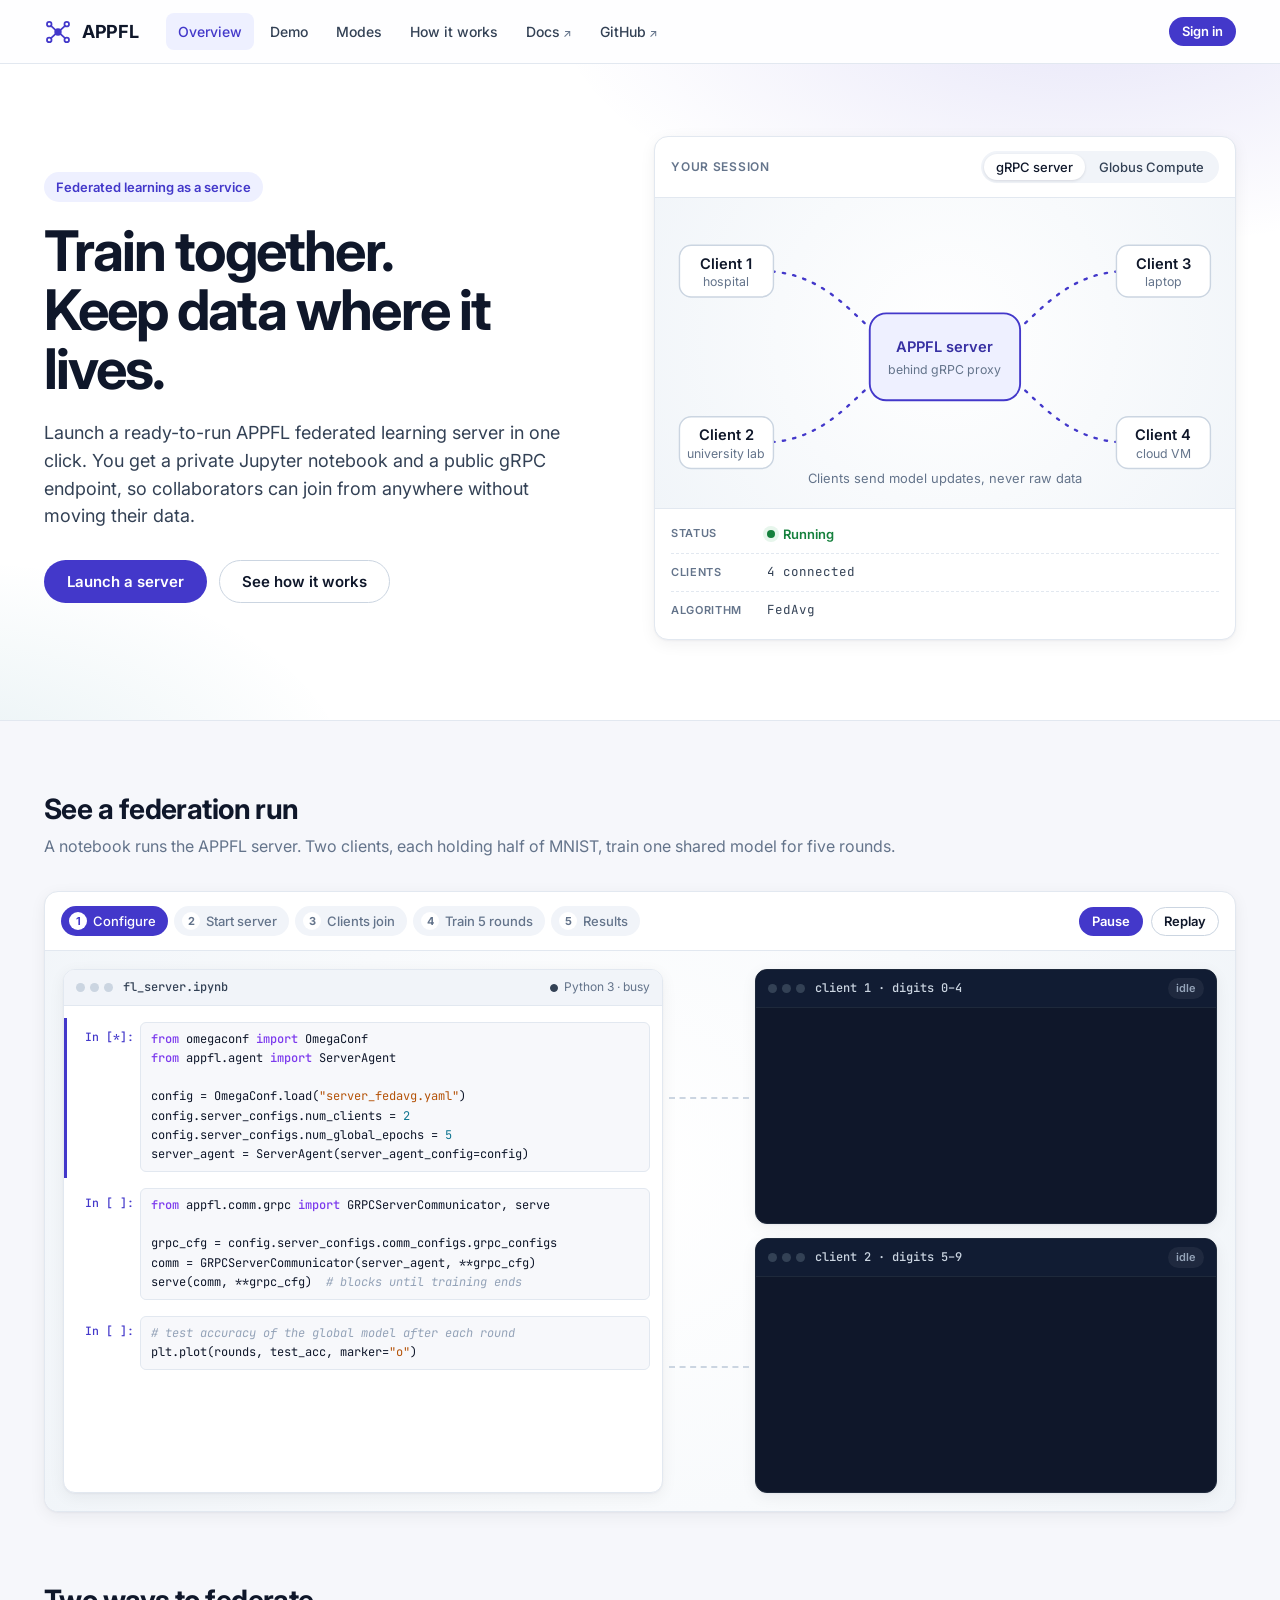
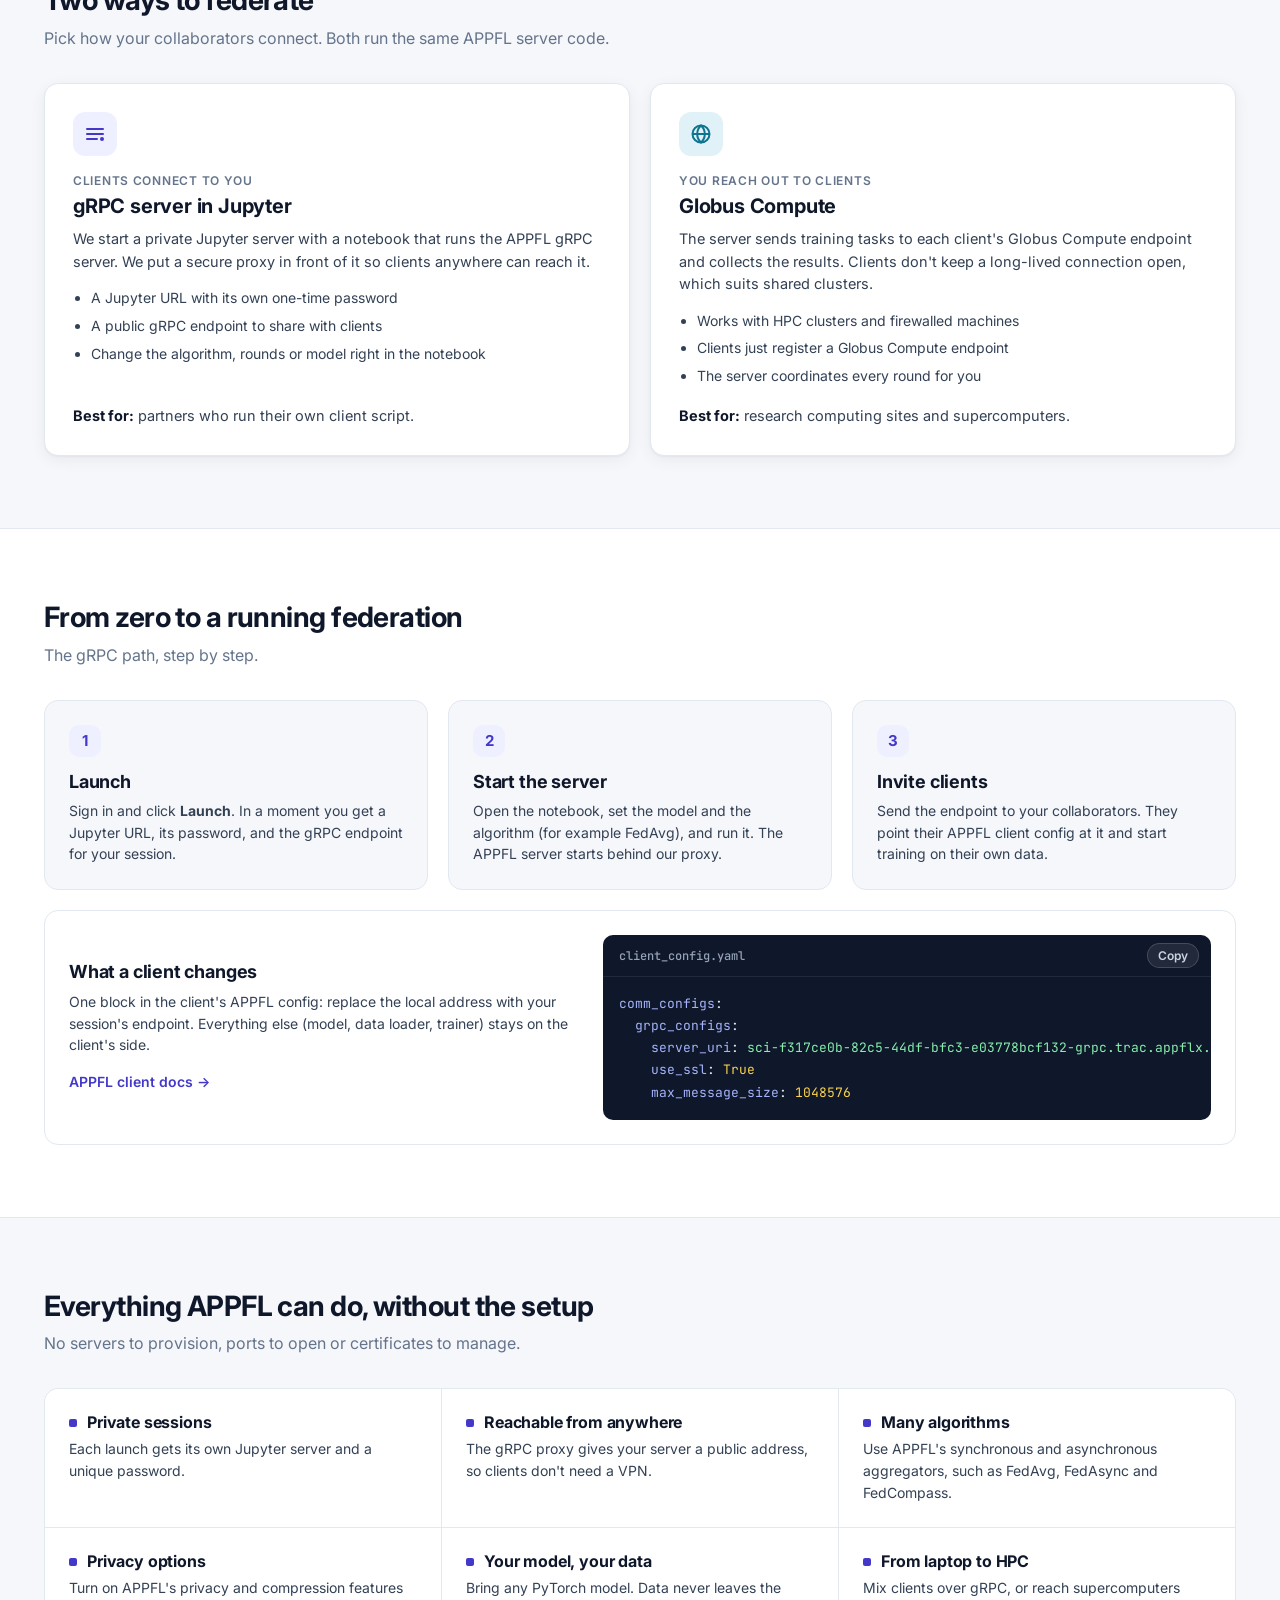
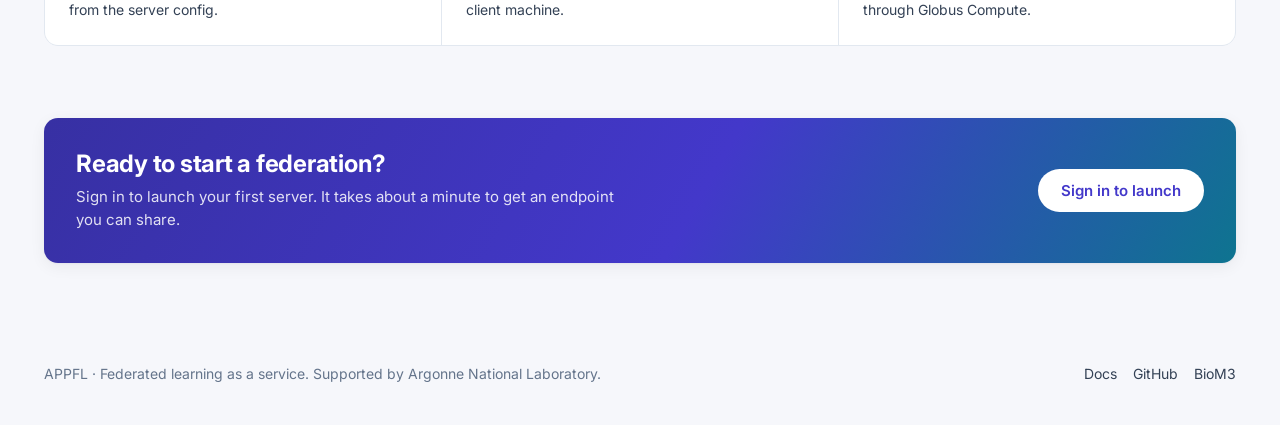
<file: work/trac/index.html>
<!DOCTYPE html>
<html lang="en">
<head>
    <meta charset="UTF-8">
    <meta name="viewport" content="width=device-width, initial-scale=1.0">
    <title>APPFL · Federated learning as a service</title>
    <link rel="preconnect" href="https://fonts.googleapis.com">
    <link rel="preconnect" href="https://fonts.gstatic.com" crossorigin>
    <link href="https://fonts.googleapis.com/css2?family=Inter:wght@400;500;600;700&family=JetBrains+Mono:wght@400;500&display=swap" rel="stylesheet">
    <link rel="stylesheet" href="style.css">
</head>
<body>

    <!-- ===================== TOP BAR ===================== -->
    <header class="topbar">
        <div class="topbar-inner">
            <a class="brand" href="#">
                <!-- hub + spokes: one server, many clients -->
                <svg class="brand-mark" viewBox="0 0 32 32" aria-hidden="true">
                    <circle cx="16" cy="16" r="4.2" fill="currentColor"/>
                    <circle cx="6" cy="7" r="2.6" fill="none" stroke="currentColor" stroke-width="2"/>
                    <circle cx="26" cy="7" r="2.6" fill="none" stroke="currentColor" stroke-width="2"/>
                    <circle cx="6" cy="25" r="2.6" fill="none" stroke="currentColor" stroke-width="2"/>
                    <circle cx="26" cy="25" r="2.6" fill="none" stroke="currentColor" stroke-width="2"/>
                    <path d="M8 9l5 4.5M24 9l-5 4.5M8 23l5-4.5M24 23l-5-4.5" stroke="currentColor" stroke-width="2" stroke-linecap="round"/>
                </svg>
                <span>APPFL</span>
            </a>
            <nav class="nav">
                <a class="nav-link active" href="#">Overview</a>
                <a class="nav-link" href="#demo">Demo</a>
                <a class="nav-link" href="#modes">Modes</a>
                <a class="nav-link" href="#how">How it works</a>
                <a class="nav-link nav-ext" href="https://appfl.ai/en/latest/" target="_blank" rel="noopener">Docs</a>
                <a class="nav-link nav-ext" href="https://github.com/APPFL/APPFL" target="_blank" rel="noopener">GitHub</a>
            </nav>
            <div class="auth-bar">
                <button class="btn btn-primary btn-sm" type="button" data-action="signin">Sign in</button>
            </div>
        </div>
    </header>

    <main>
        <!-- ===================== HERO ===================== -->
        <section class="hero">
            <div class="hero-inner">
                <div class="hero-copy">
                    <span class="eyebrow">Federated learning as a service</span>
                    <h1>Train together.<br>Keep data where it lives.</h1>
                    <p class="lead">
                        Launch a ready-to-run APPFL federated learning server in one click. You get a
                        private Jupyter notebook and a public gRPC endpoint, so collaborators can join
                        from anywhere without moving their data.
                    </p>
                    <div class="row gap-12 wrap">
                        <a class="btn btn-primary btn-lg" href="#" data-action="signin">Launch a server</a>
                        <a class="btn btn-ghost btn-lg" href="#how">See how it works</a>
                    </div>
                </div>

                <!-- Mock of a launched session; the switch swaps the diagram and the details -->
                <div class="hero-visual card">
                    <div class="hero-visual-head">
                        <span class="label">Your session</span>
                        <div class="seg" role="tablist" aria-label="Federation mode">
                            <button class="seg-btn active" role="tab" aria-selected="true" data-mode="grpc" type="button">gRPC server</button>
                            <button class="seg-btn" role="tab" aria-selected="false" data-mode="globus" type="button">Globus Compute</button>
                        </div>
                    </div>

                    <div class="fed-diagram">
                        <!-- gRPC: clients dial in to the proxied server -->
                        <svg class="fed-svg" data-mode-panel="grpc" viewBox="0 0 480 250" role="img" aria-label="Four clients connect over gRPC through a proxy to the APPFL server">
                            <g class="links">
                                <path class="link link-in" d="M84 52 C150 52 170 110 205 118"/>
                                <path class="link link-in" d="M84 198 C150 198 170 140 205 132"/>
                                <path class="link link-in" d="M396 52 C330 52 310 110 275 118"/>
                                <path class="link link-in" d="M396 198 C330 198 310 140 275 132"/>
                            </g>
                            <g class="node node-server">
                                <rect x="176" y="88" width="128" height="74" rx="14"/>
                                <text x="240" y="121" class="t-strong">APPFL server</text>
                                <text x="240" y="140" class="t-small">behind gRPC proxy</text>
                            </g>
                            <g class="node node-client"><rect x="14" y="30" width="80" height="44" rx="10"/><text x="54" y="50" class="t-strong">Client 1</text><text x="54" y="65" class="t-small">hospital</text></g>
                            <g class="node node-client"><rect x="14" y="176" width="80" height="44" rx="10"/><text x="54" y="196" class="t-strong">Client 2</text><text x="54" y="211" class="t-small">university lab</text></g>
                            <g class="node node-client"><rect x="386" y="30" width="80" height="44" rx="10"/><text x="426" y="50" class="t-strong">Client 3</text><text x="426" y="65" class="t-small">laptop</text></g>
                            <g class="node node-client"><rect x="386" y="176" width="80" height="44" rx="10"/><text x="426" y="196" class="t-strong">Client 4</text><text x="426" y="211" class="t-small">cloud VM</text></g>
                            <text x="240" y="232" class="t-caption">Clients send model updates, never raw data</text>
                        </svg>

                        <!-- Globus Compute: server pushes training tasks to endpoints -->
                        <svg class="fed-svg" data-mode-panel="globus" viewBox="0 0 480 250" role="img" aria-label="The APPFL server sends training tasks through Globus Compute to three remote endpoints" hidden>
                            <g class="links">
                                <path class="link link-out" d="M240 74 C240 110 90 120 90 156"/>
                                <path class="link link-out" d="M240 74 L240 156"/>
                                <path class="link link-out" d="M240 74 C240 110 390 120 390 156"/>
                            </g>
                            <g class="node node-server">
                                <rect x="170" y="16" width="140" height="58" rx="14"/>
                                <text x="240" y="40" class="t-strong">APPFL server</text>
                                <text x="240" y="58" class="t-small">dispatches via Globus</text>
                            </g>
                            <g class="node node-client"><rect x="40" y="156" width="100" height="48" rx="10"/><text x="90" y="177" class="t-strong">Endpoint A</text><text x="90" y="193" class="t-small">HPC cluster</text></g>
                            <g class="node node-client"><rect x="190" y="156" width="100" height="48" rx="10"/><text x="240" y="177" class="t-strong">Endpoint B</text><text x="240" y="193" class="t-small">GPU workstation</text></g>
                            <g class="node node-client"><rect x="340" y="156" width="100" height="48" rx="10"/><text x="390" y="177" class="t-strong">Endpoint C</text><text x="390" y="193" class="t-small">campus server</text></g>
                            <text x="240" y="232" class="t-caption">Training runs on each endpoint; only results return</text>
                        </svg>
                    </div>

                    <div class="session-fields" data-mode-panel="grpc">
                        <div class="field-row">
                            <span class="stat-k">Status</span>
                            <span class="status"><span class="dot"></span>Running</span>
                        </div>
                        <div class="field-row">
                            <span class="stat-k">Clients</span>
                            <code class="field-v">4 connected</code>
                        </div>
                        <div class="field-row">
                            <span class="stat-k">Algorithm</span>
                            <code class="field-v">FedAvg</code>
                        </div>
                    </div>
                    <div class="session-fields" data-mode-panel="globus" hidden>
                        <div class="field-row">
                            <span class="stat-k">Status</span>
                            <span class="status"><span class="dot"></span>Round 4 of 10</span>
                        </div>
                        <div class="field-row">
                            <span class="stat-k">Endpoints</span>
                            <code class="field-v">3 connected</code>
                        </div>
                        <div class="field-row">
                            <span class="stat-k">Algorithm</span>
                            <code class="field-v">FedAvg</code>
                        </div>
                    </div>
                </div>
            </div>
        </section>

        <!-- ===================== DEMO ===================== -->
        <!-- Scripted walkthrough: a server notebook and two MNIST clients (app.js drives it) -->
        <section class="section" id="demo">
            <div class="section-inner">
                <h2 class="section-title">See a federation run</h2>
                <p class="section-sub">A notebook runs the APPFL server. Two clients, each holding half of MNIST, train one shared model for five rounds.</p>

                <div class="demo card" aria-label="Animated demo of federated training on MNIST">
                    <div class="demo-bar">
                        <ol class="demo-steps">
                            <li data-stage="0">Configure</li>
                            <li data-stage="1">Start server</li>
                            <li data-stage="2">Clients join</li>
                            <li data-stage="3">Train 5 rounds</li>
                            <li data-stage="4">Results</li>
                        </ol>
                        <div class="row gap-8">
                            <button class="btn btn-primary btn-sm" id="demoPlay" type="button">Play</button>
                            <button class="btn btn-ghost btn-sm" id="demoReplay" type="button">Replay</button>
                        </div>
                    </div>

                    <div class="demo-stage">
                        <!-- server notebook -->
                        <div class="nb-window">
                            <div class="win-head">
                                <span class="win-dots" aria-hidden="true"><i></i><i></i><i></i></span>
                                <span class="win-title">fl_server.ipynb</span>
                                <span class="kernel" id="nbKernel"><span class="kernel-dot"></span>Python 3 · idle</span>
                            </div>
                            <div class="nb-body" id="nbBody">
                                <div class="nb-cell" data-cell="1">
                                    <div class="nb-in">
                                        <span class="nb-prompt">In [ ]:</span>
<pre class="nb-code"><span class="k">from</span> omegaconf <span class="k">import</span> OmegaConf
<span class="k">from</span> appfl.agent <span class="k">import</span> ServerAgent

config = OmegaConf.load(<span class="s">"server_fedavg.yaml"</span>)
config.server_configs.num_clients = <span class="n">2</span>
config.server_configs.num_global_epochs = <span class="n">5</span>
server_agent = ServerAgent(server_agent_config=config)</pre>
                                    </div>
                                    <div class="nb-out"><div class="nb-out-body"></div></div>
                                </div>

                                <div class="nb-cell" data-cell="2">
                                    <div class="nb-in">
                                        <span class="nb-prompt">In [ ]:</span>
<pre class="nb-code"><span class="k">from</span> appfl.comm.grpc <span class="k">import</span> GRPCServerCommunicator, serve

grpc_cfg = config.server_configs.comm_configs.grpc_configs
comm = GRPCServerCommunicator(server_agent, **grpc_cfg)
serve(comm, **grpc_cfg)  <span class="c"># blocks until training ends</span></pre>
                                    </div>
                                    <div class="nb-out"><div class="nb-out-body"></div></div>
                                </div>

                                <div class="nb-cell" data-cell="3">
                                    <div class="nb-in">
                                        <span class="nb-prompt">In [ ]:</span>
<pre class="nb-code"><span class="c"># test accuracy of the global model after each round</span>
plt.plot(rounds, test_acc, marker=<span class="s">"o"</span>)</pre>
                                    </div>
                                    <div class="nb-out"><div class="nb-out-body"></div></div>
                                </div>
                            </div>
                        </div>

                        <!-- traffic between server and each client -->
                        <div class="wire" data-wire="1" aria-hidden="true"><span class="wire-dot"></span><span class="wire-label"></span></div>
                        <div class="wire" data-wire="2" aria-hidden="true"><span class="wire-dot"></span><span class="wire-label"></span></div>

                        <!-- clients -->
                        <div class="term" data-term="1">
                            <div class="win-head">
                                <span class="win-dots" aria-hidden="true"><i></i><i></i><i></i></span>
                                <span class="win-title">client 1 · digits 0–4</span>
                                <span class="term-state">idle</span>
                            </div>
                            <div class="term-body"></div>
                        </div>
                        <div class="term" data-term="2">
                            <div class="win-head">
                                <span class="win-dots" aria-hidden="true"><i></i><i></i><i></i></span>
                                <span class="win-title">client 2 · digits 5–9</span>
                                <span class="term-state">idle</span>
                            </div>
                            <div class="term-body"></div>
                        </div>
                    </div>
                </div>
            </div>
        </section>

        <!-- ===================== MODES ===================== -->
        <section class="section" id="modes">
            <div class="section-inner">
                <h2 class="section-title">Two ways to federate</h2>
                <p class="section-sub">Pick how your collaborators connect. Both run the same APPFL server code.</p>
                <div class="modes-grid">
                    <article class="mode-card card">
                        <div class="mode-icon" aria-hidden="true">
                            <svg viewBox="0 0 24 24"><path d="M4 7h16M4 12h16M4 17h10" fill="none" stroke="currentColor" stroke-width="2" stroke-linecap="round"/><circle cx="19" cy="17" r="2" fill="currentColor"/></svg>
                        </div>
                        <span class="mode-tag">Clients connect to you</span>
                        <h3>gRPC server in Jupyter</h3>
                        <p>We start a private Jupyter server with a notebook that runs the APPFL gRPC server. We put a secure proxy in front of it so clients anywhere can reach it.</p>
                        <ul class="bullets">
                            <li>A Jupyter URL with its own one-time password</li>
                            <li>A public gRPC endpoint to share with clients</li>
                            <li>Change the algorithm, rounds or model right in the notebook</li>
                        </ul>
                        <p class="mode-best"><strong>Best for:</strong> partners who run their own client script.</p>
                    </article>

                    <article class="mode-card card">
                        <div class="mode-icon" aria-hidden="true">
                            <svg viewBox="0 0 24 24"><circle cx="12" cy="12" r="8.5" fill="none" stroke="currentColor" stroke-width="2"/><path d="M3.5 12h17M12 3.5c2.6 2.4 3.8 5.2 3.8 8.5s-1.2 6.1-3.8 8.5c-2.6-2.4-3.8-5.2-3.8-8.5S9.4 5.9 12 3.5z" fill="none" stroke="currentColor" stroke-width="2"/></svg>
                        </div>
                        <span class="mode-tag">You reach out to clients</span>
                        <h3>Globus Compute</h3>
                        <p>The server sends training tasks to each client's Globus Compute endpoint and collects the results. Clients don't keep a long-lived connection open, which suits shared clusters.</p>
                        <ul class="bullets">
                            <li>Works with HPC clusters and firewalled machines</li>
                            <li>Clients just register a Globus Compute endpoint</li>
                            <li>The server coordinates every round for you</li>
                        </ul>
                        <p class="mode-best"><strong>Best for:</strong> research computing sites and supercomputers.</p>
                    </article>
                </div>
            </div>
        </section>

        <!-- ===================== HOW IT WORKS ===================== -->
        <section class="section section-alt" id="how">
            <div class="section-inner">
                <h2 class="section-title">From zero to a running federation</h2>
                <p class="section-sub">The gRPC path, step by step.</p>
                <ol class="steps-grid">
                    <li class="step-card">
                        <span class="step-num">1</span>
                        <h3>Launch</h3>
                        <p>Sign in and click <strong>Launch</strong>. In a moment you get a Jupyter URL, its password, and the gRPC endpoint for your session.</p>
                    </li>
                    <li class="step-card">
                        <span class="step-num">2</span>
                        <h3>Start the server</h3>
                        <p>Open the notebook, set the model and the algorithm (for example FedAvg), and run it. The APPFL server starts behind our proxy.</p>
                    </li>
                    <li class="step-card">
                        <span class="step-num">3</span>
                        <h3>Invite clients</h3>
                        <p>Send the endpoint to your collaborators. They point their APPFL client config at it and start training on their own data.</p>
                    </li>
                </ol>

                <div class="client-snippet card">
                    <div class="snippet-copy">
                        <h3>What a client changes</h3>
                        <p>One block in the client's APPFL config: replace the local address with your session's endpoint. Everything else (model, data loader, trainer) stays on the client's side.</p>
                        <a class="link-arrow" href="https://appfl.ai/en/latest/" target="_blank" rel="noopener">APPFL client docs</a>
                    </div>
                    <div class="code-block">
                        <div class="code-head">
                            <span>client_config.yaml</span>
                            <button class="icon-btn icon-btn-dark" type="button" data-copy-target="clientYaml">Copy</button>
                        </div>
<pre id="clientYaml"><code><span class="c-key">comm_configs</span>:
  <span class="c-key">grpc_configs</span>:
    <span class="c-key">server_uri</span>: <span class="c-str">sci-f317ce0b-82c5-44df-bfc3-e03778bcf132-grpc.trac.appflx.link:443</span>
    <span class="c-key">use_ssl</span>: <span class="c-bool">True</span>
    <span class="c-key">max_message_size</span>: <span class="c-num">1048576</span></code></pre>
                    </div>
                </div>
            </div>
        </section>

        <!-- ===================== FEATURES ===================== -->
        <section class="section">
            <div class="section-inner">
                <h2 class="section-title">Everything APPFL can do, without the setup</h2>
                <p class="section-sub">No servers to provision, ports to open or certificates to manage.</p>
                <div class="feature-grid">
                    <div class="feature">
                        <h3>Private sessions</h3>
                        <p>Each launch gets its own Jupyter server and a unique password.</p>
                    </div>
                    <div class="feature">
                        <h3>Reachable from anywhere</h3>
                        <p>The gRPC proxy gives your server a public address, so clients don't need a VPN.</p>
                    </div>
                    <div class="feature">
                        <h3>Many algorithms</h3>
                        <p>Use APPFL's synchronous and asynchronous aggregators, such as FedAvg, FedAsync and FedCompass.</p>
                    </div>
                    <div class="feature">
                        <h3>Privacy options</h3>
                        <p>Turn on APPFL's privacy and compression features from the server config.</p>
                    </div>
                    <div class="feature">
                        <h3>Your model, your data</h3>
                        <p>Bring any PyTorch model. Data never leaves the client machine.</p>
                    </div>
                    <div class="feature">
                        <h3>From laptop to HPC</h3>
                        <p>Mix clients over gRPC, or reach supercomputers through Globus Compute.</p>
                    </div>
                </div>
            </div>
        </section>

        <!-- ===================== CTA ===================== -->
        <section class="section">
            <div class="section-inner">
                <div class="cta-card card">
                    <div>
                        <h2>Ready to start a federation?</h2>
                        <p>Sign in to launch your first server. It takes about a minute to get an endpoint you can share.</p>
                    </div>
                    <a class="btn btn-primary btn-lg" href="#" data-action="signin">Sign in to launch</a>
                </div>
            </div>
        </section>

        <footer class="footer">
            <div class="section-inner row space-between wrap gap-12">
                <span>APPFL · Federated learning as a service. Supported by Argonne National Laboratory.</span>
                <span class="row gap-16">
                    <a href="https://appfl.ai/en/latest/" target="_blank" rel="noopener">Docs</a>
                    <a href="https://github.com/APPFL/APPFL" target="_blank" rel="noopener">GitHub</a>
                    <a href="https://ai.biom3.net/" target="_blank" rel="noopener">BioM3</a>
                </span>
            </div>
        </footer>
    </main>

    <div class="toast" role="status" aria-live="polite"></div>
    <script src="app.js"></script>
</body>
</html>
</file>
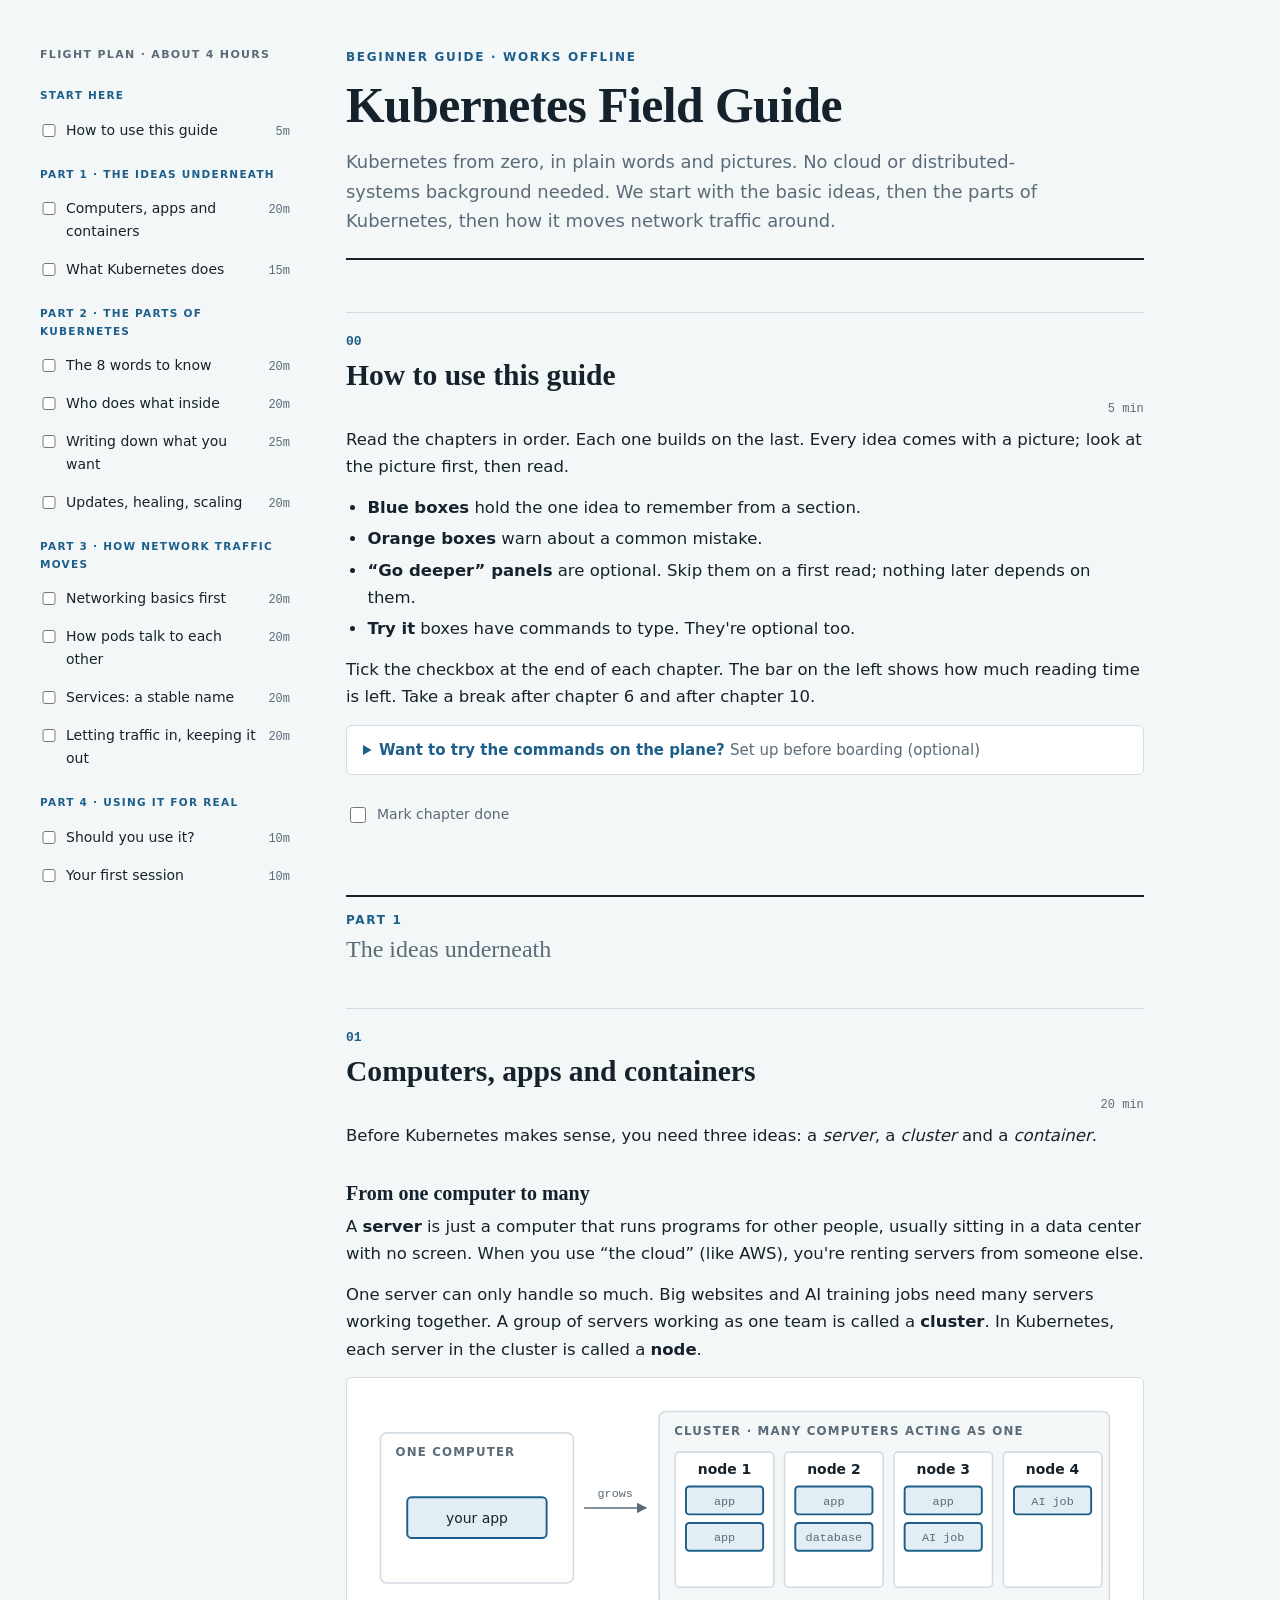
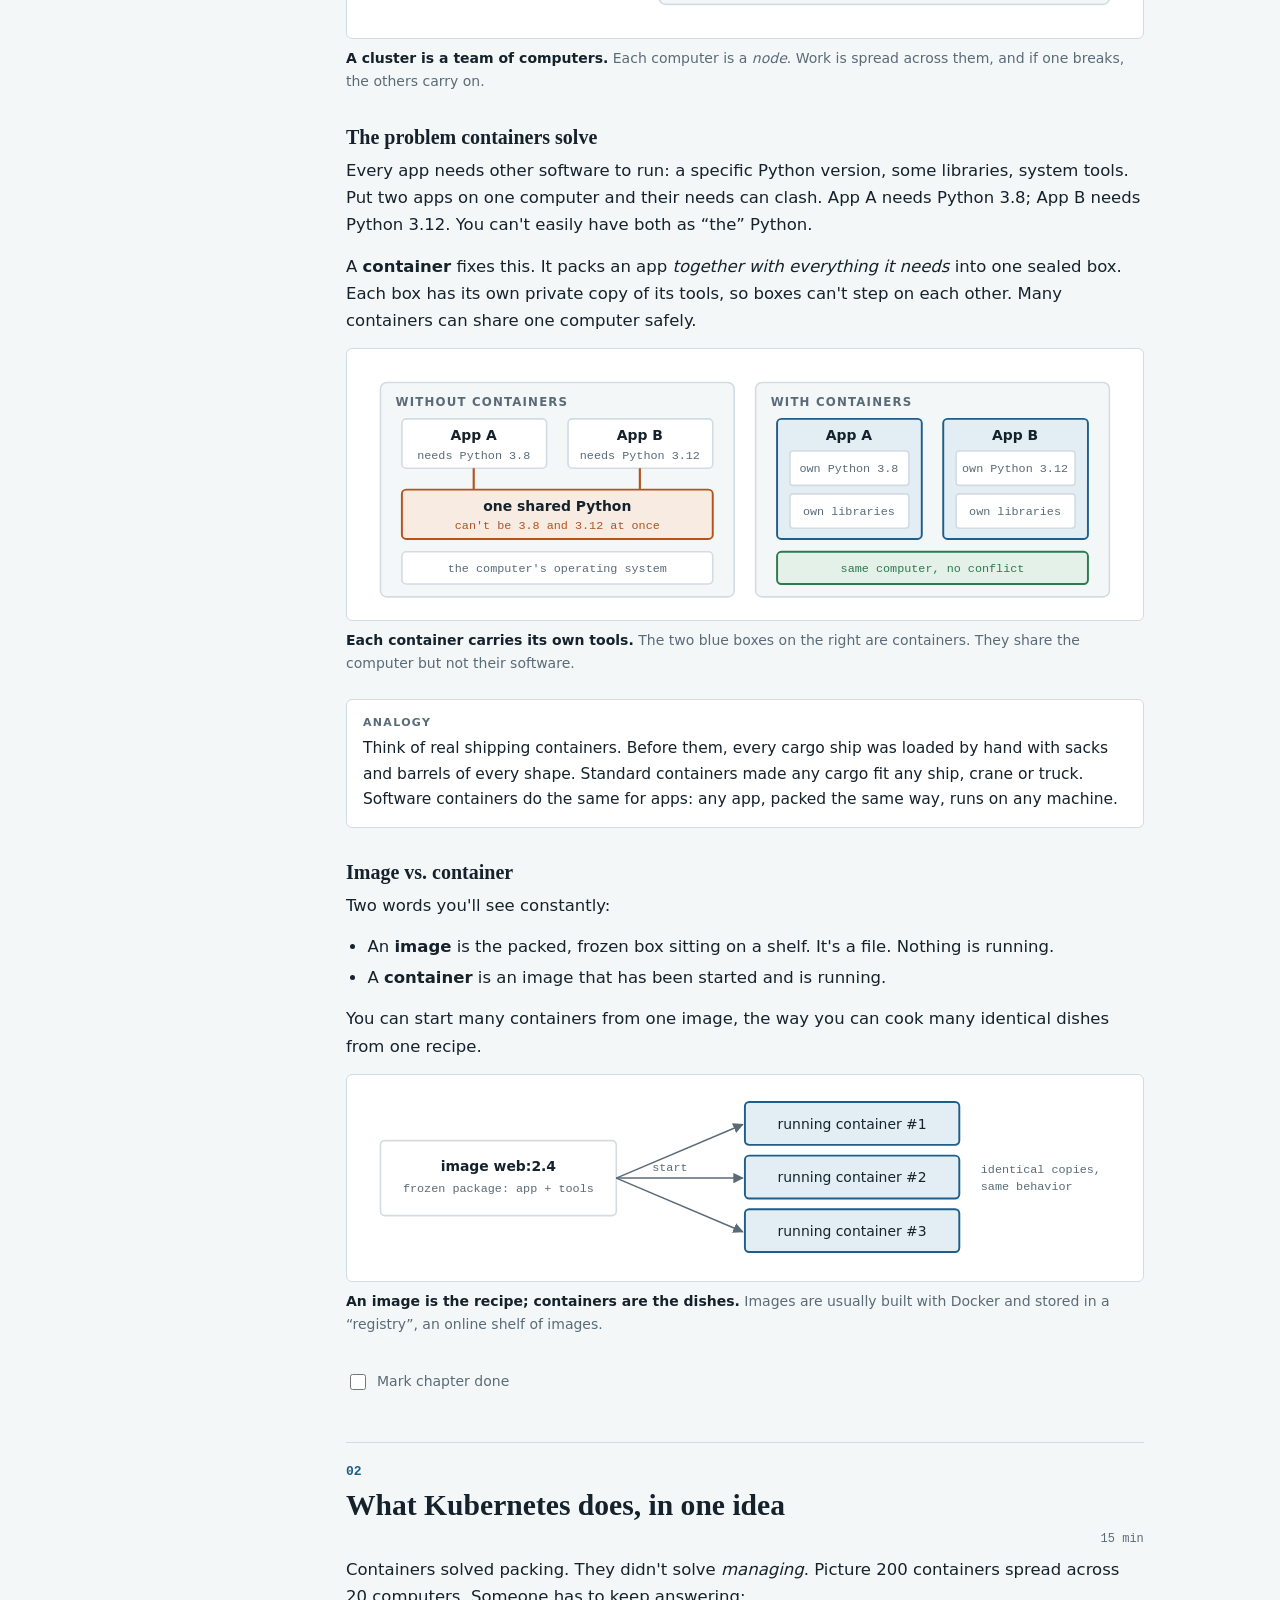
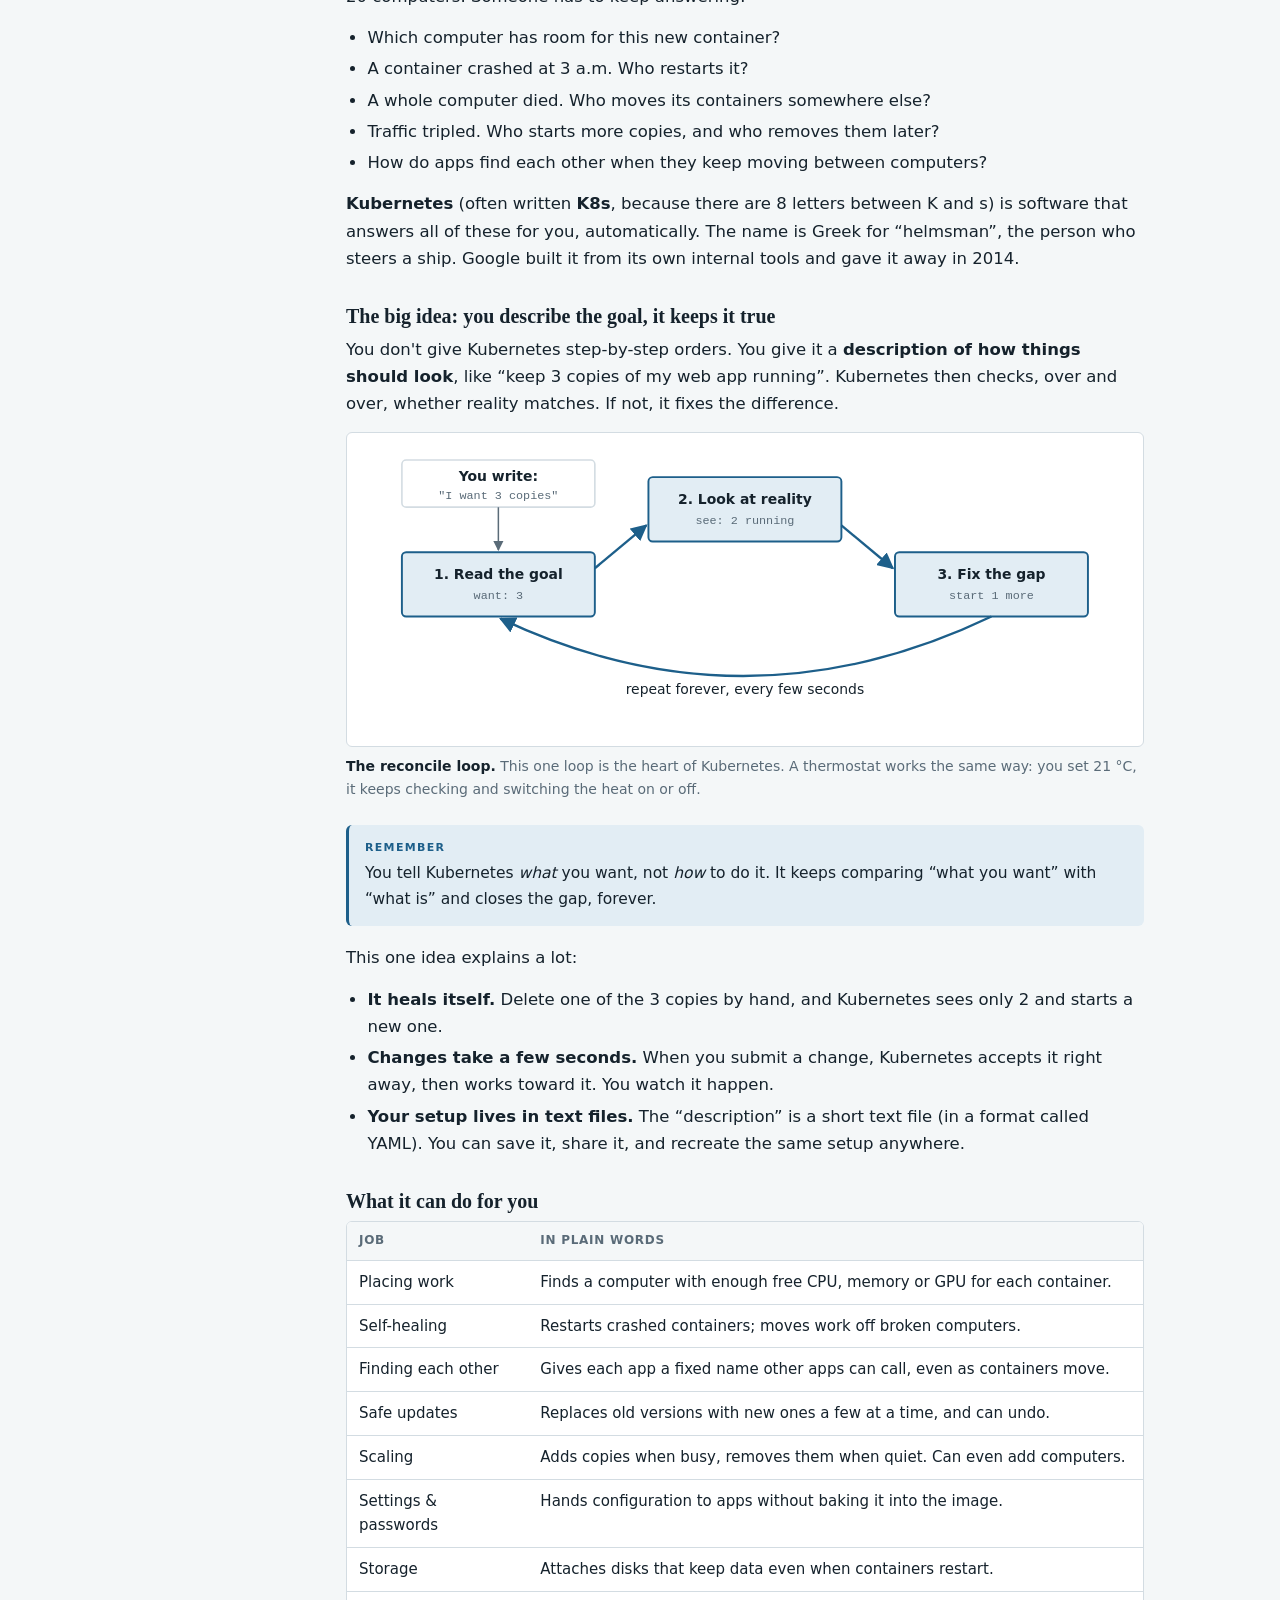
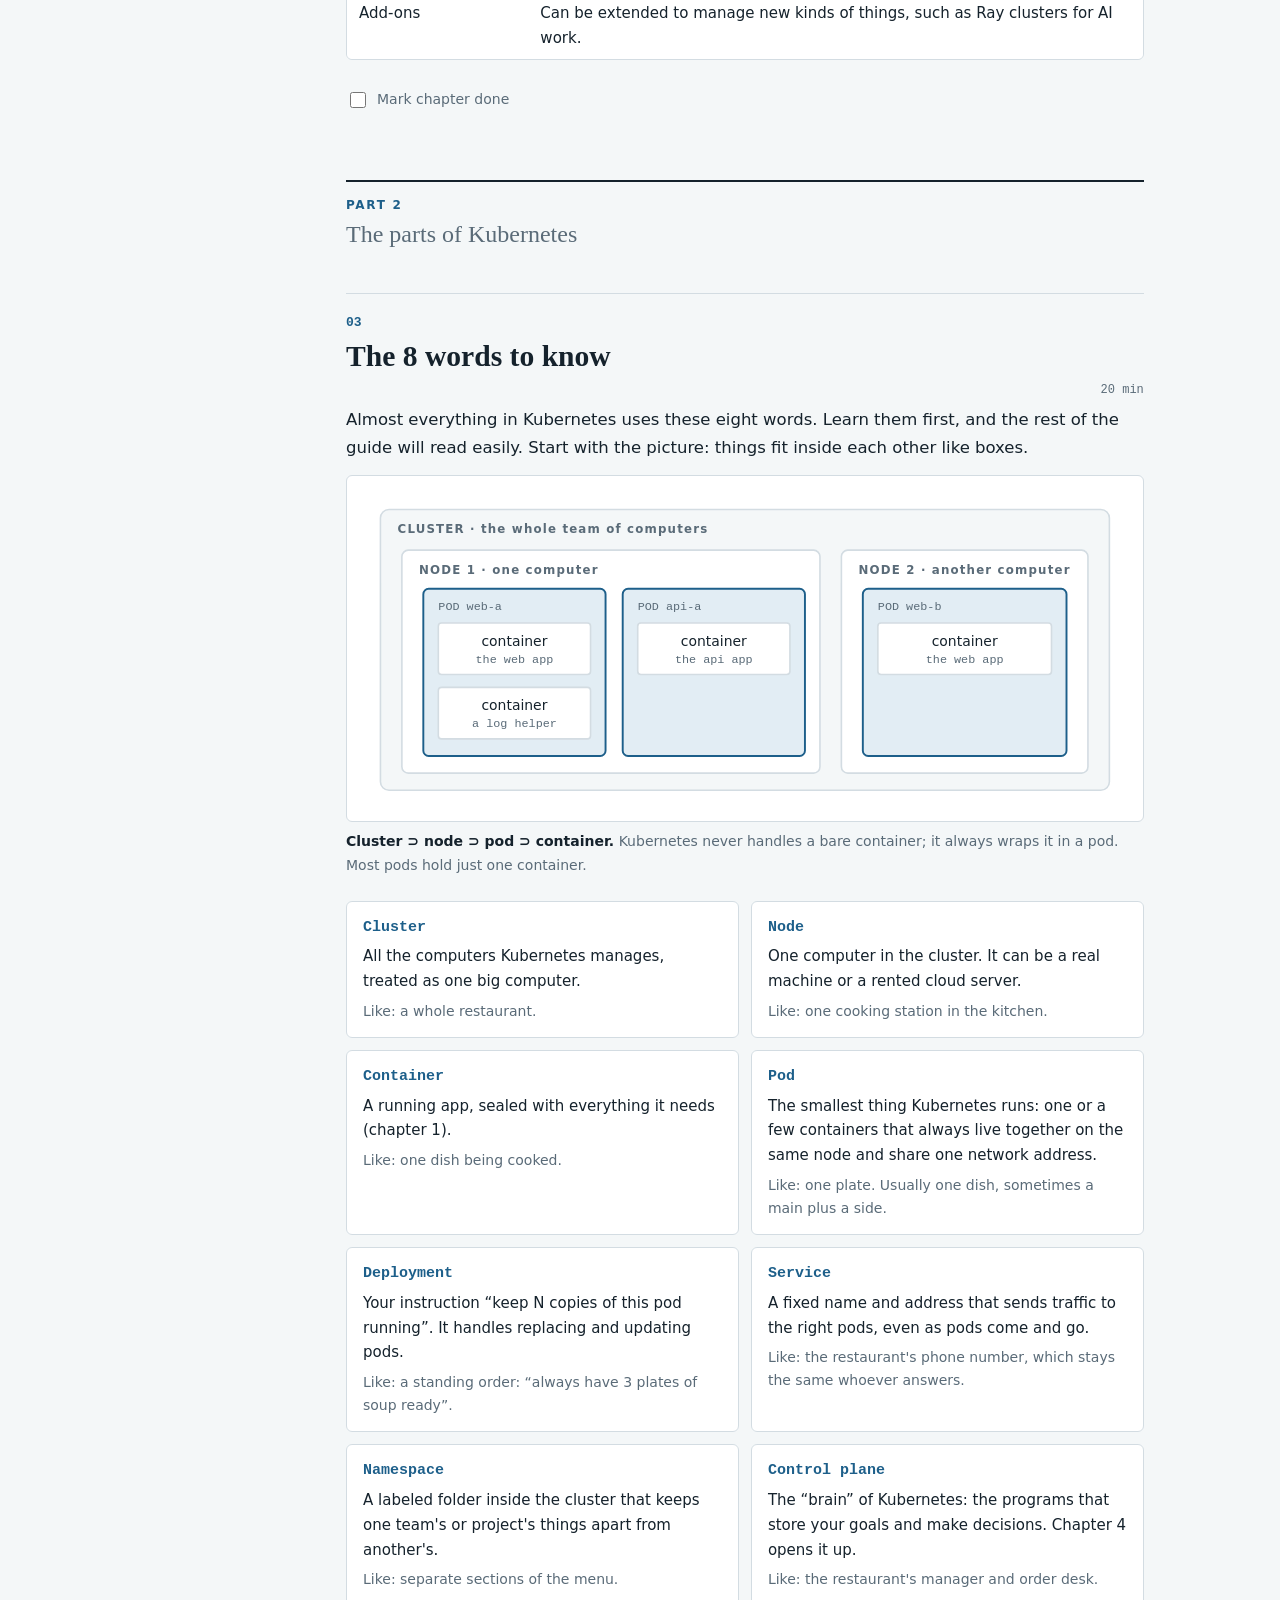
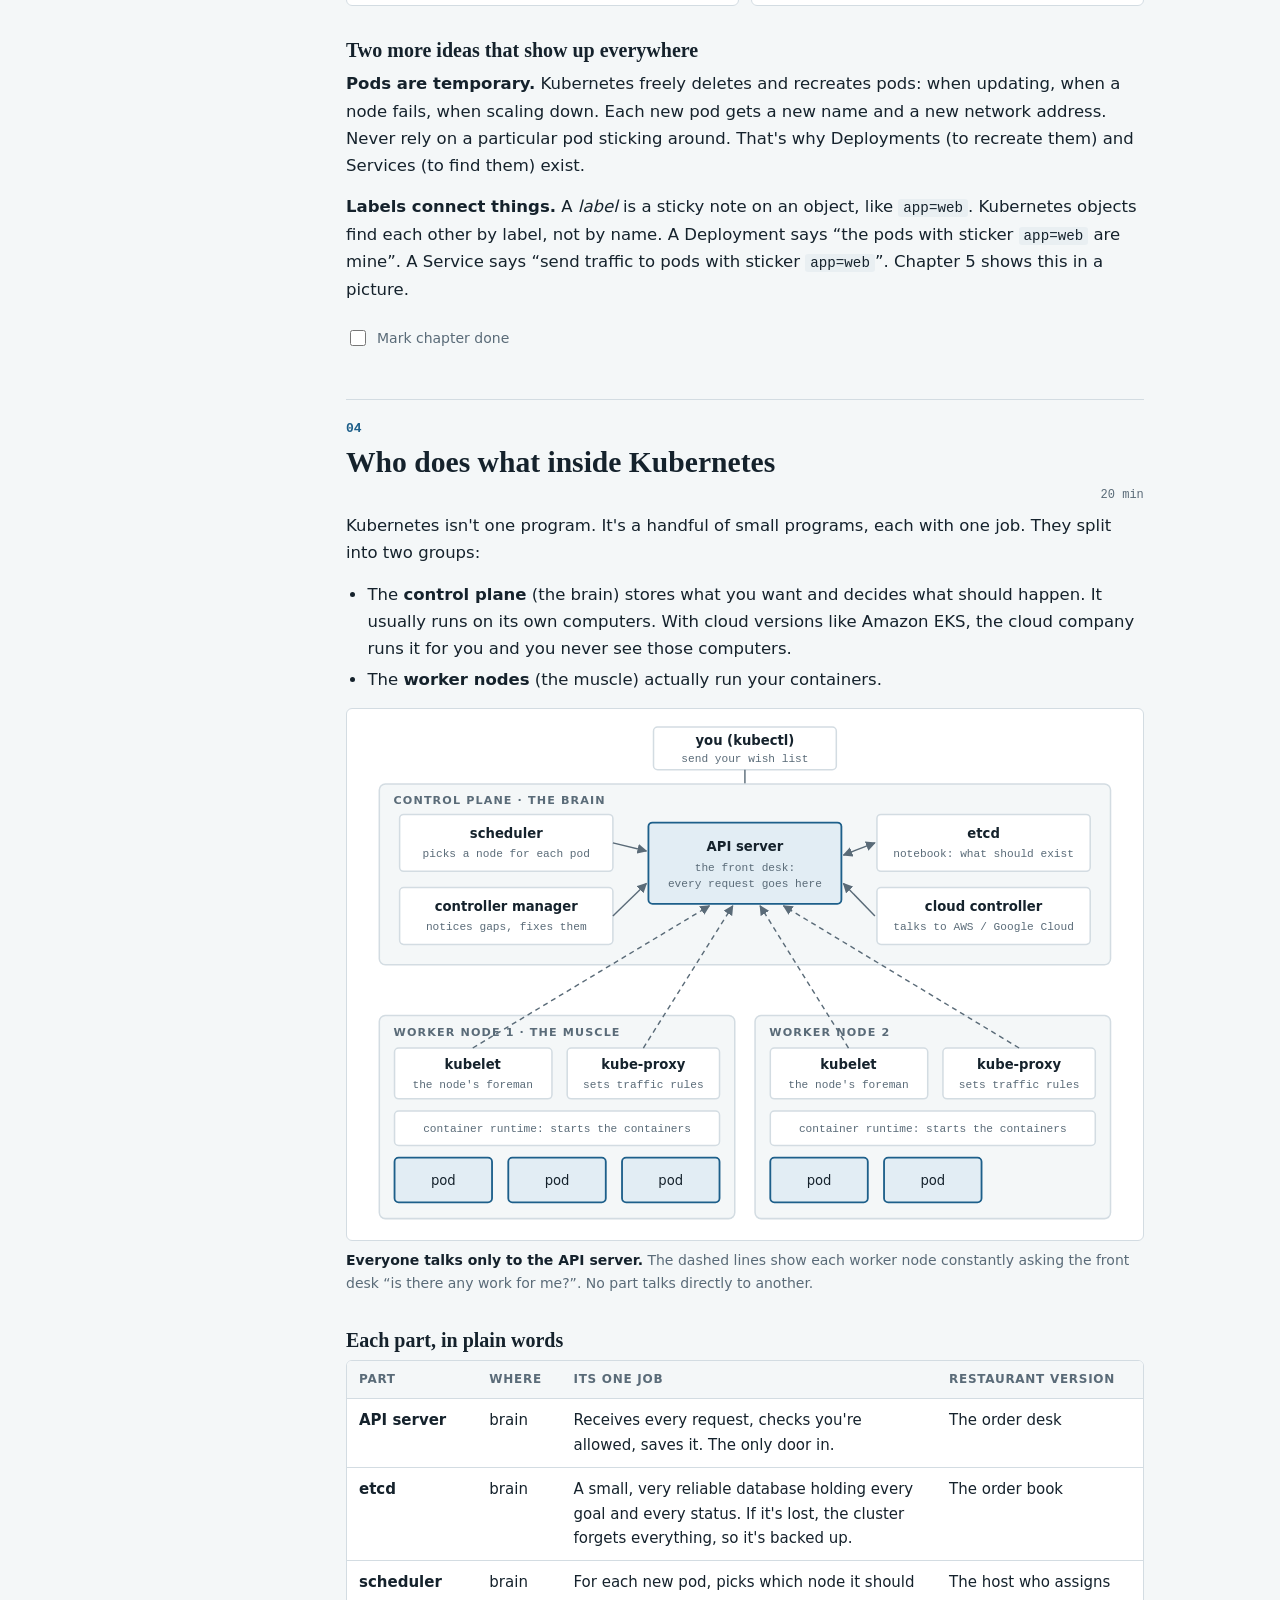
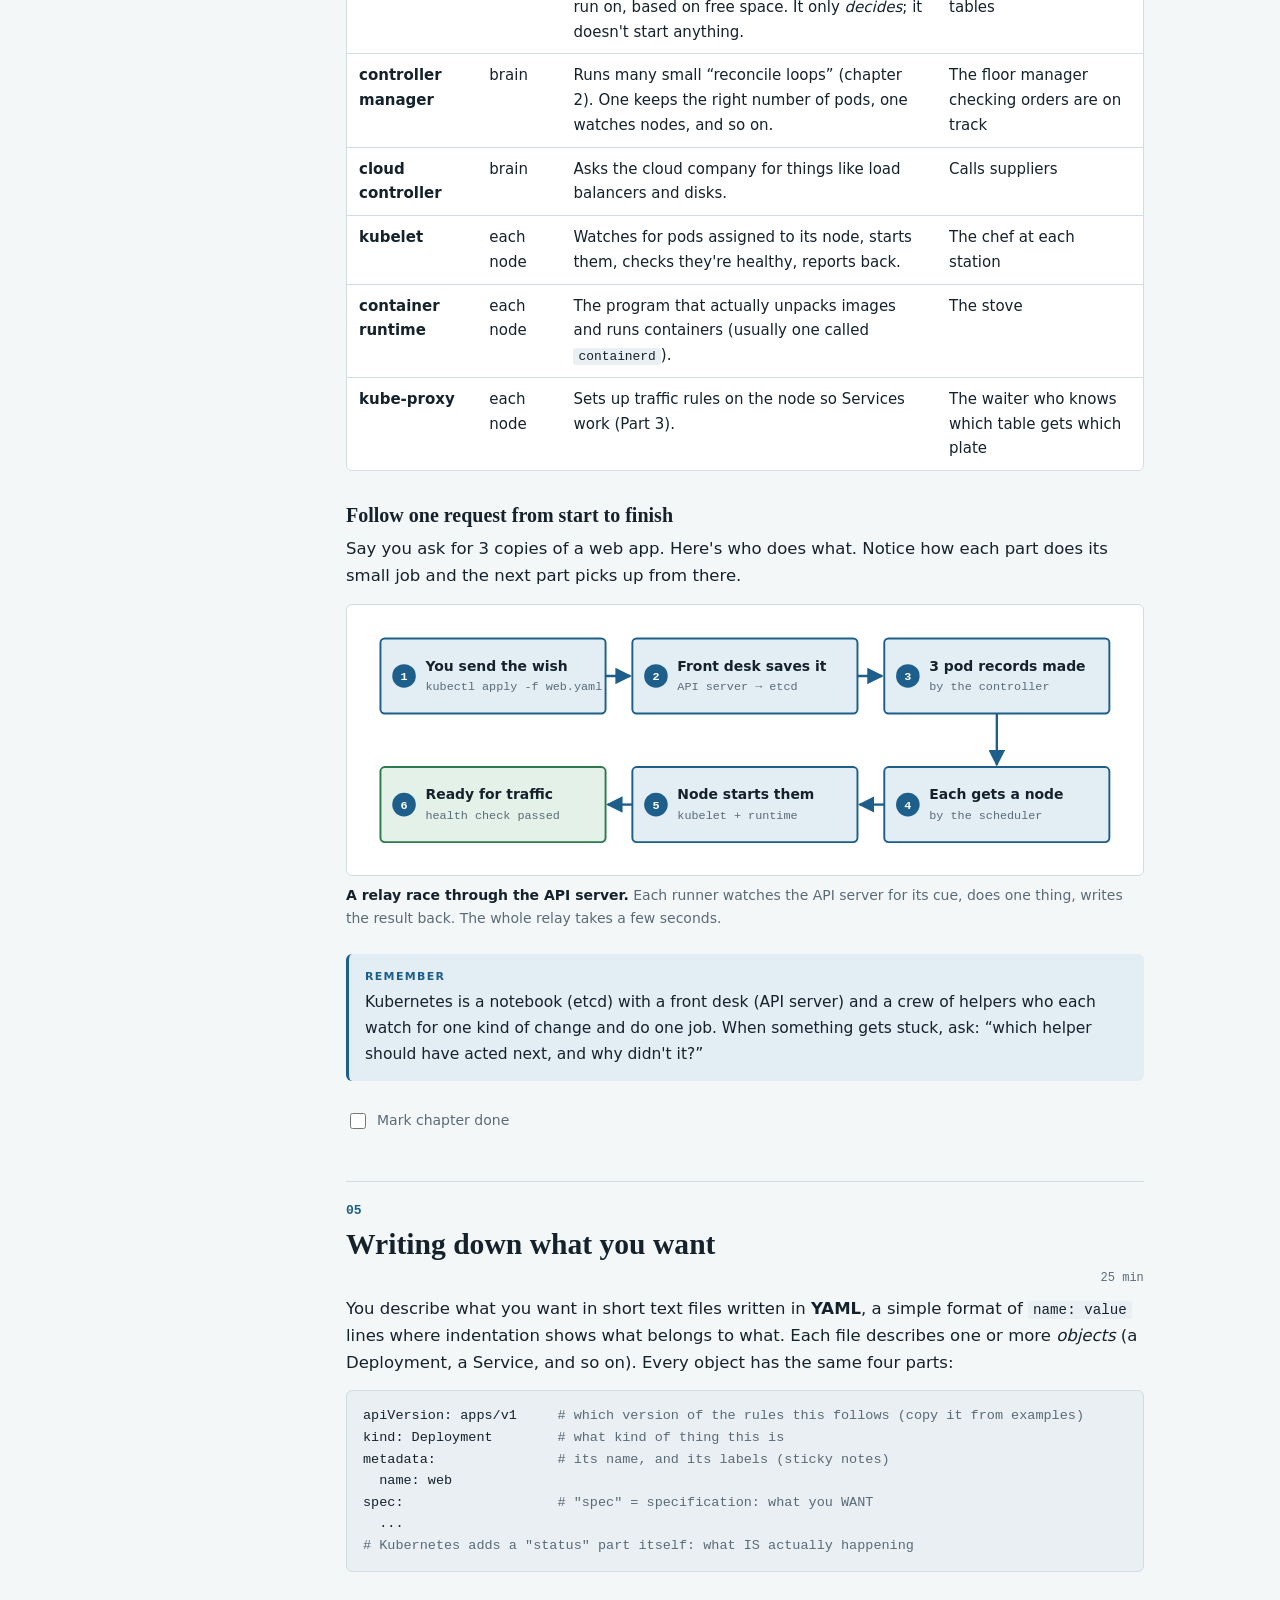
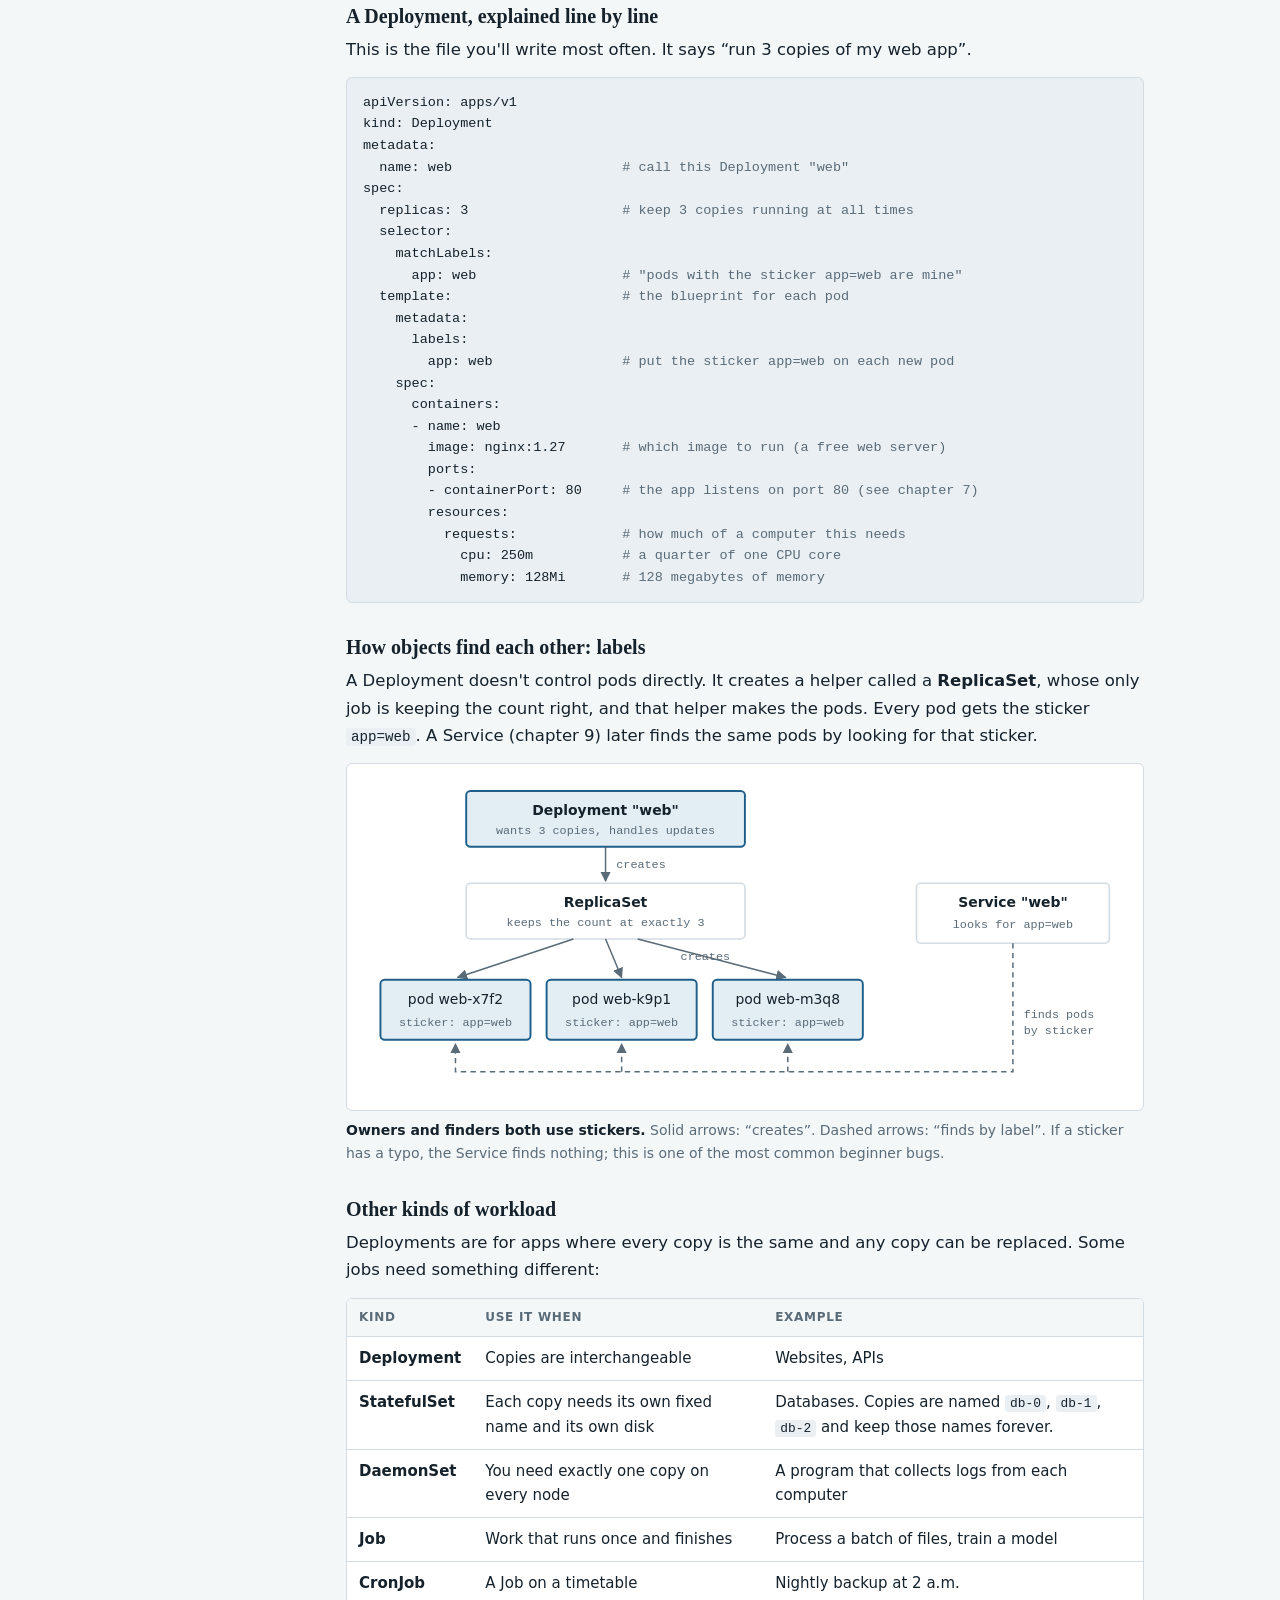
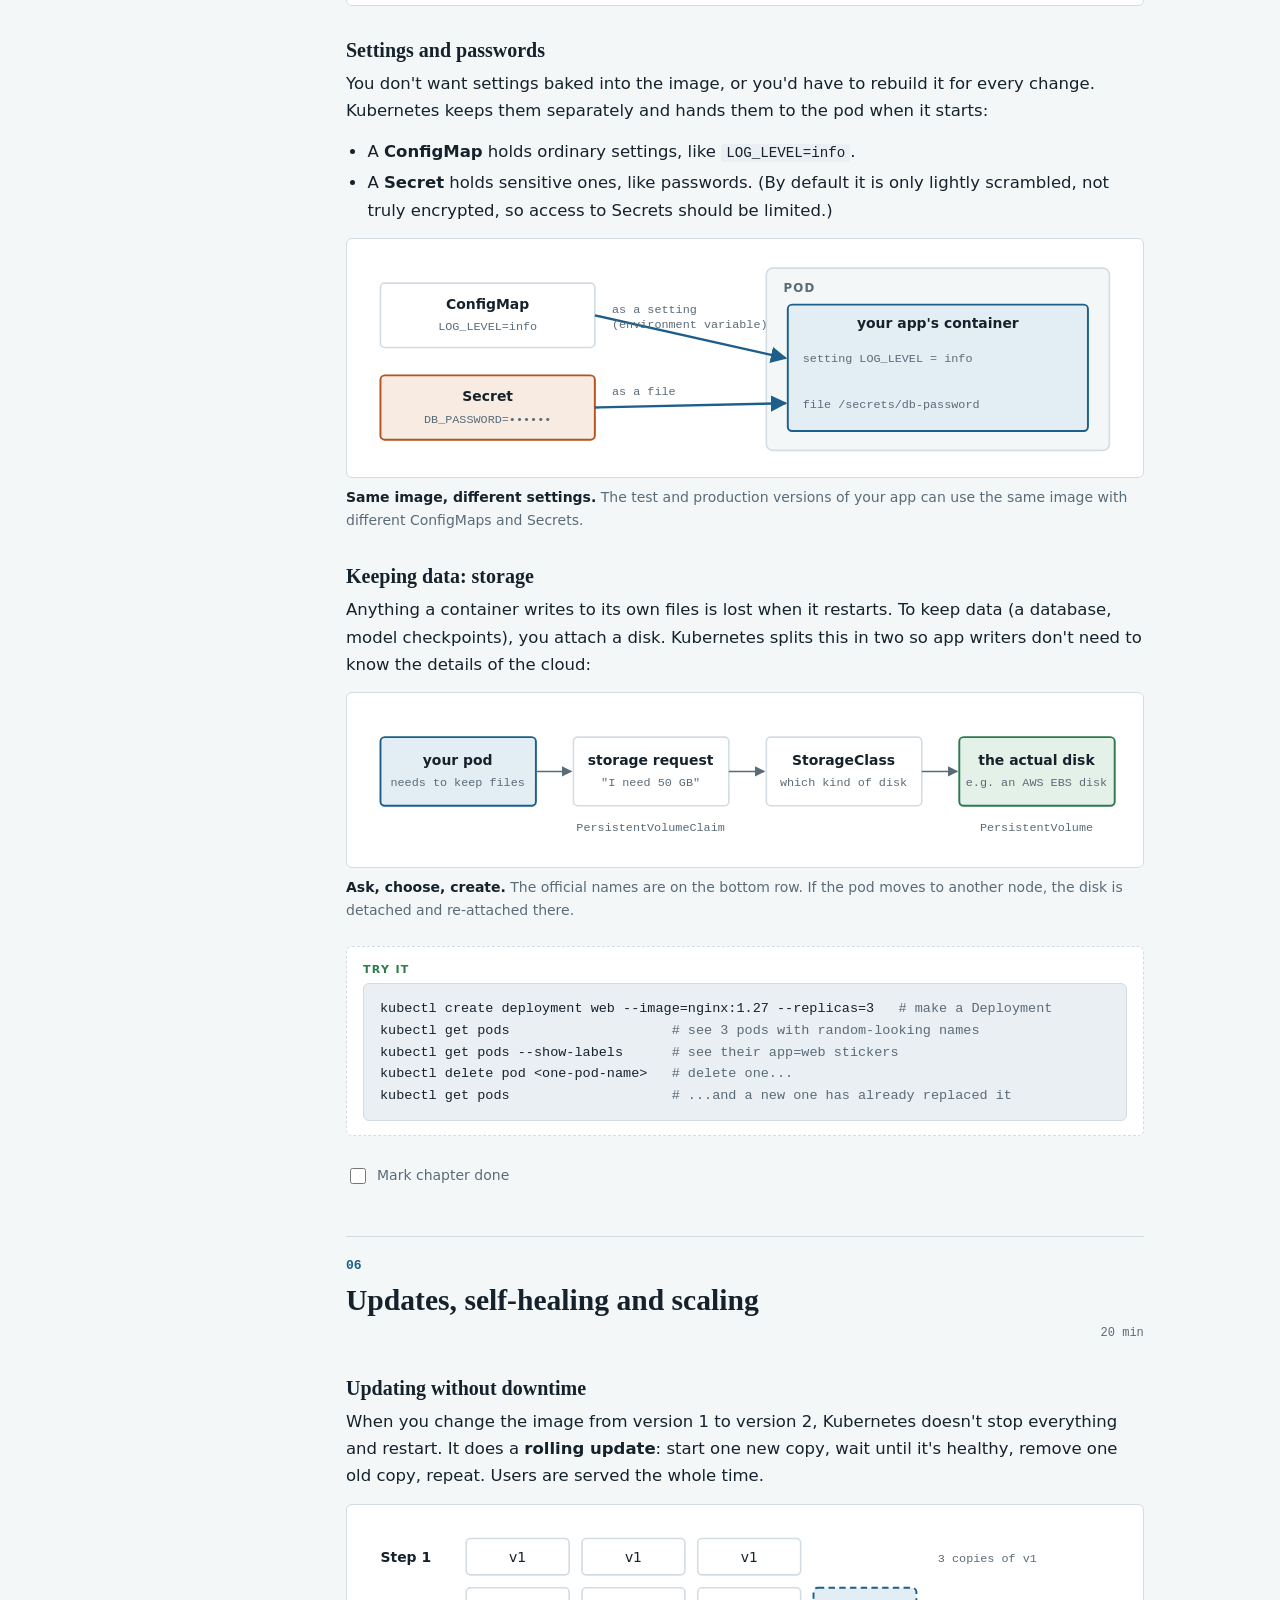
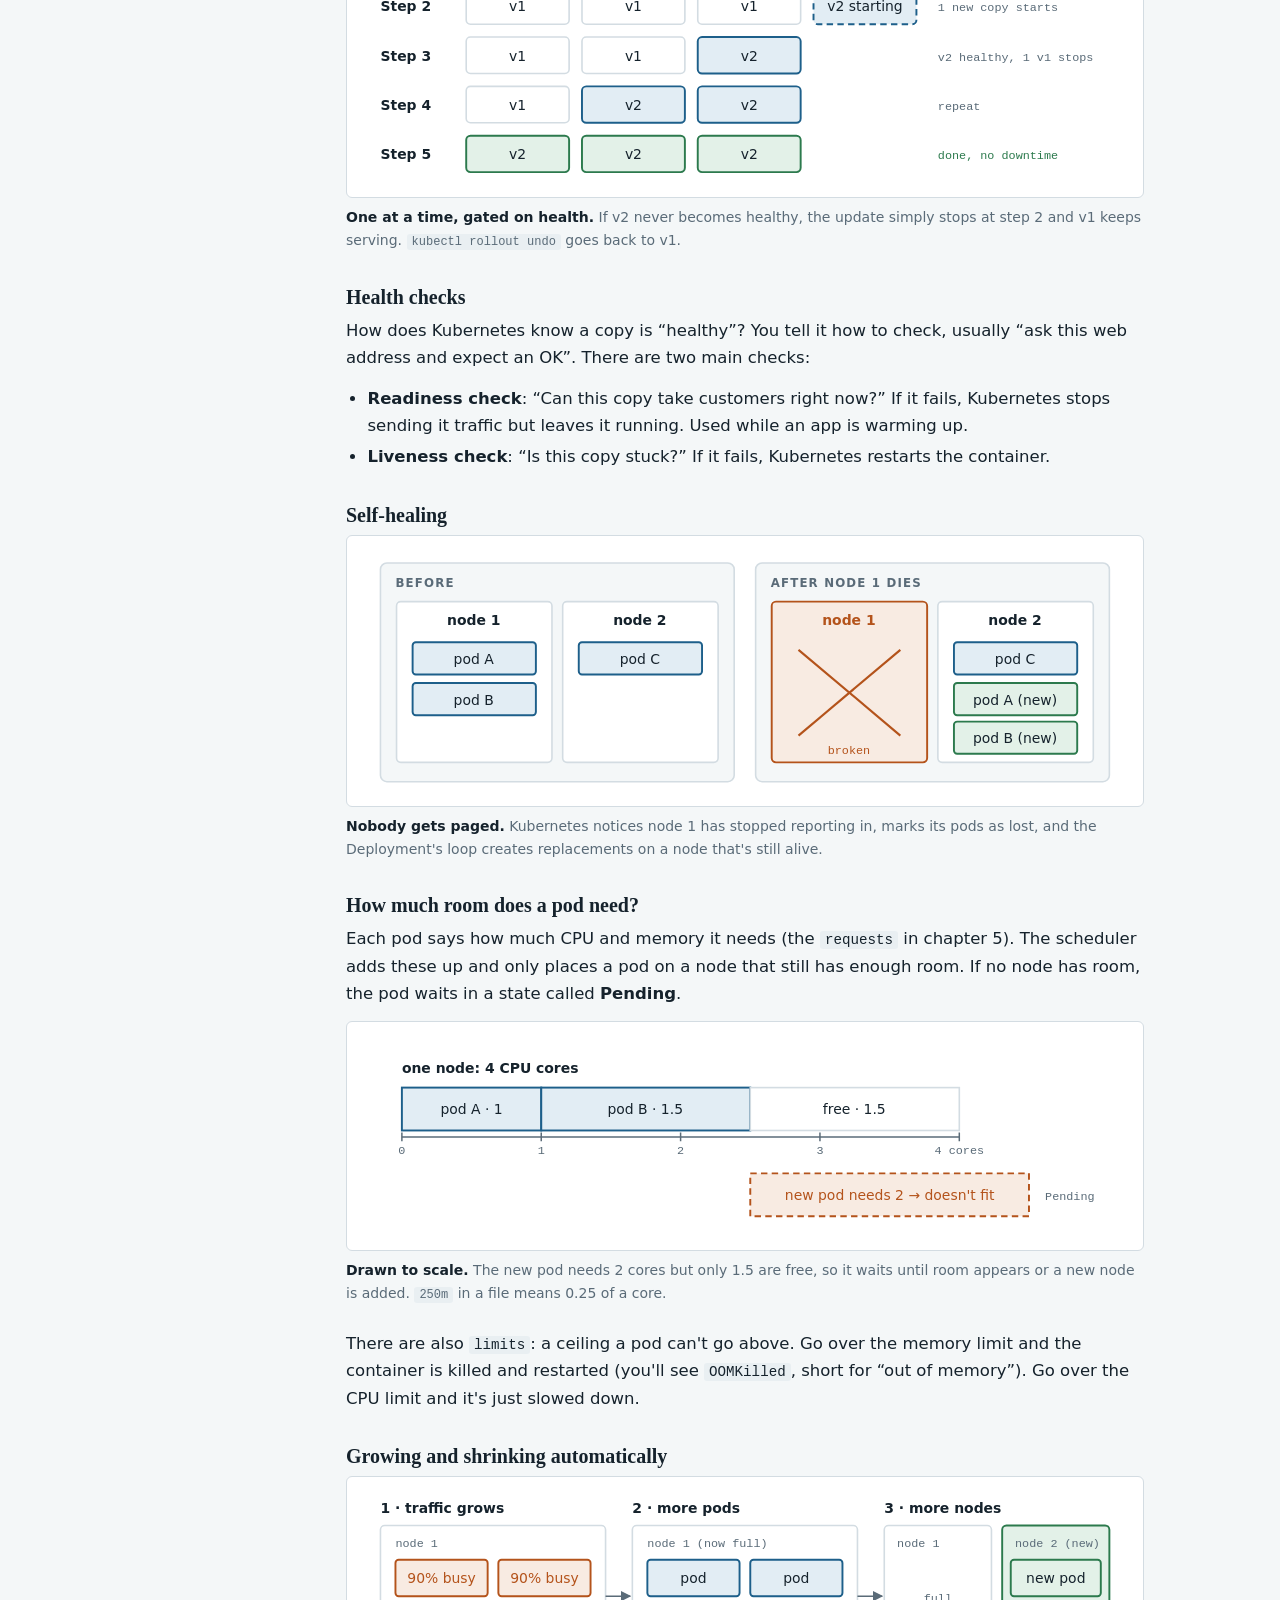
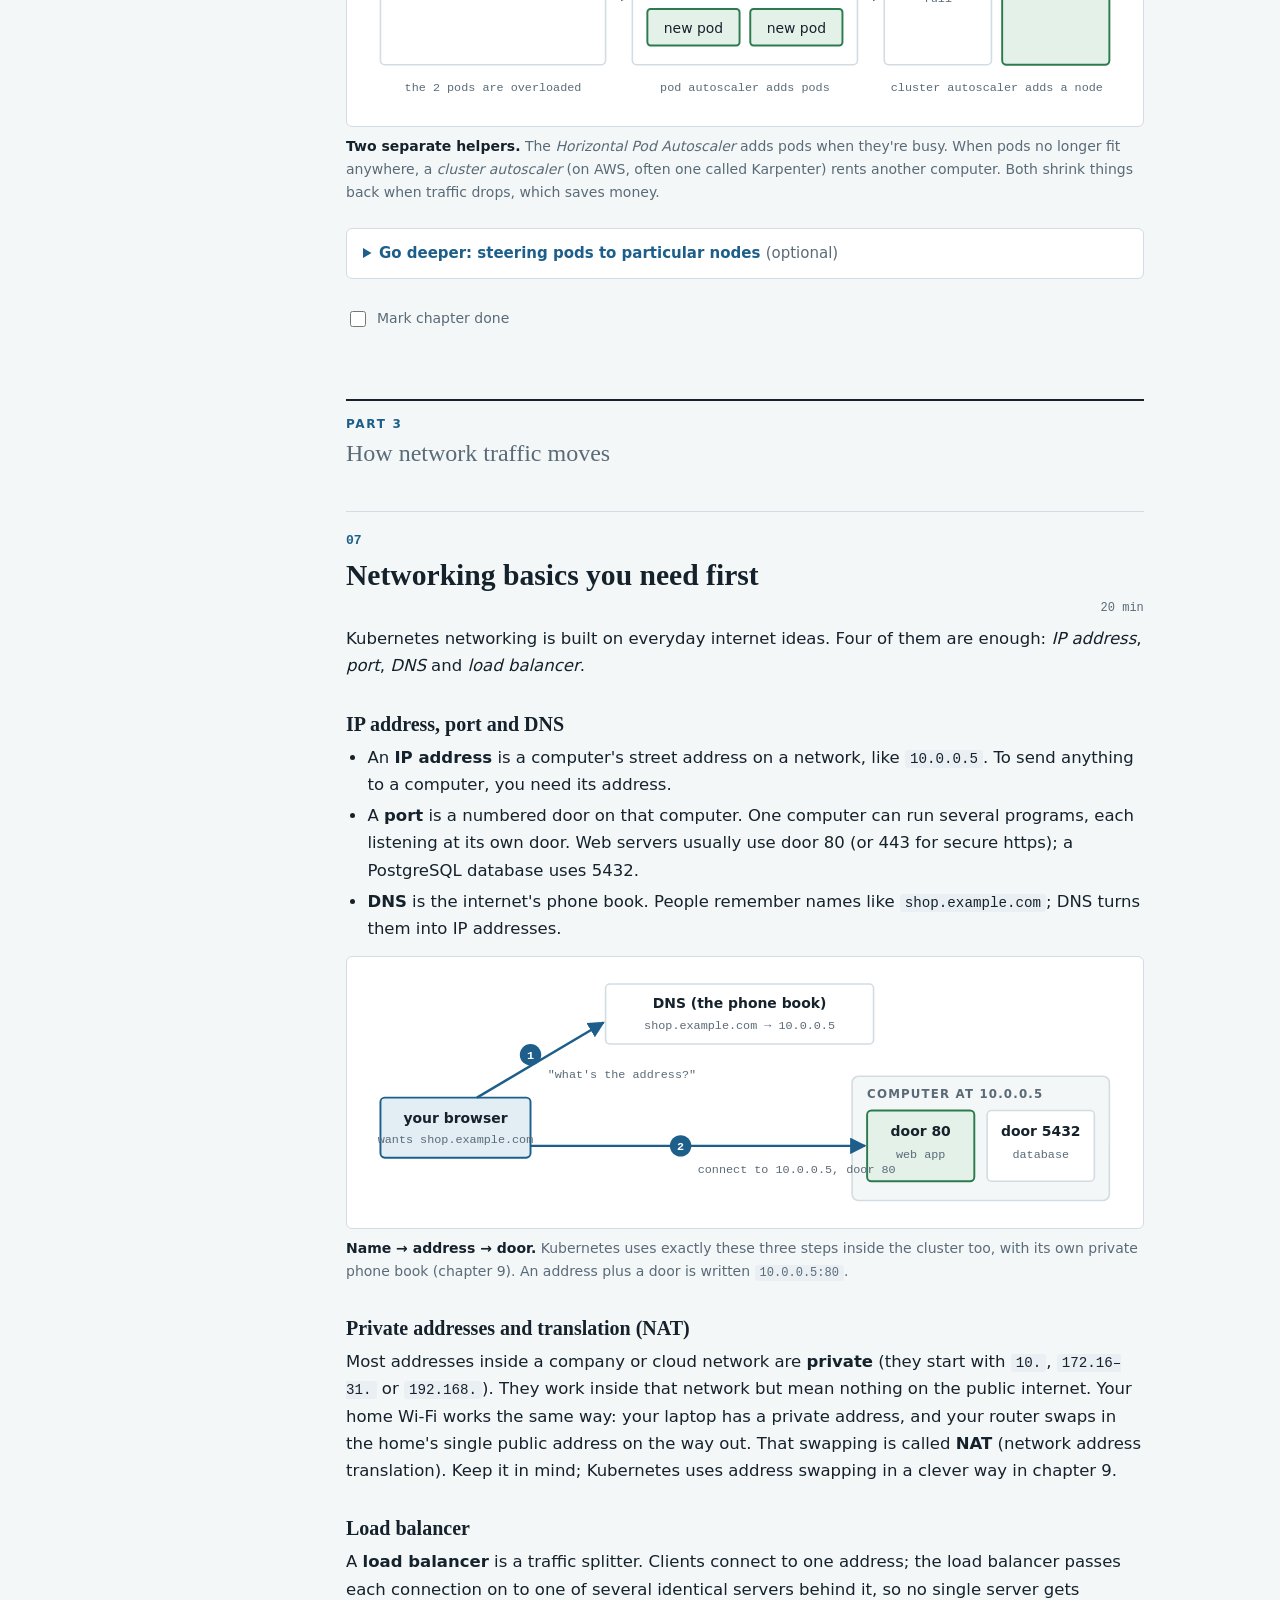
<file: learn/networks/kubernetes-field-guide.html>
<!doctype html>
<html lang="en">
<head>
<meta charset="utf-8">
<meta name="viewport" content="width=device-width, initial-scale=1, viewport-fit=cover">
</head>
<body>
<title>Kubernetes Field Guide</title>
<meta name="claude:viewport-fit-sides" content="cover">
<style>
/* Layout: beginner field manual — sticky chapter rail with time budget on the left, one readable column on the right, a figure for nearly every idea. Light only, system fonts, no external files, so it works offline. */
:root {
  --paper: #f4f7f8;
  --panel: #ffffff;
  --ink: #15222c;
  --muted: #5a6b78;
  --rule: #d3dce2;
  --accent: #1d5f8a;
  --accent-soft: #e2edf4;
  --signal: #b4531b;
  --signal-soft: #f8ebe2;
  --ok: #2c7a4d;
  --ok-soft: #e3f1e8;
  --code-bg: #e9eff2;
  --font-display: "Iowan Old Style", "Palatino Linotype", Palatino, "Book Antiqua", Georgia, serif;
  --font-body: -apple-system, BlinkMacSystemFont, "Segoe UI", system-ui, Roboto, "Helvetica Neue", Arial, sans-serif;
  --font-mono: ui-monospace, "SF Mono", Menlo, Consolas, "Liberation Mono", monospace;
  color-scheme: light;
}

* { box-sizing: border-box; }
html { scroll-behavior: smooth; }
@media (prefers-reduced-motion: reduce) { html { scroll-behavior: auto; } }
body {
  background: var(--paper); color: var(--ink);
  font-family: var(--font-body); font-size: 16.5px; line-height: 1.65;
  padding-left: max(16px, env(safe-area-inset-left, 0px));
  padding-right: max(16px, env(safe-area-inset-right, 0px));
}
.shell { max-width: 1200px; margin: 0 auto; display: grid; grid-template-columns: 250px minmax(0, 1fr); gap: 56px; padding-block: 40px 96px; }
@media (max-width: 900px) { .shell { grid-template-columns: minmax(0, 1fr); gap: 24px; padding-block: 24px 64px; } }

/* Rail */
.rail { position: sticky; top: calc(env(safe-area-inset-top, 0px) + 24px); align-self: start; max-height: calc(100vh - 48px); overflow-y: auto; font-size: 14px; }
@media (max-width: 900px) { .rail { position: static; max-height: none; border: 1px solid var(--rule); border-radius: 6px; background: var(--panel); padding: 14px 16px; } }
.rail h2 { font-family: var(--font-body); font-size: 11px; letter-spacing: .12em; text-transform: uppercase; color: var(--muted); margin: 0 0 10px; font-weight: 600; }
.rail .part { font-size: 10.5px; letter-spacing: .12em; text-transform: uppercase; color: var(--accent); font-weight: 700; margin: 12px 0 2px; display: block; }
.rail ol { list-style: none; margin: 0; padding: 0; display: grid; gap: 1px; }
.rail li { display: grid; grid-template-columns: 18px minmax(0,1fr) auto; gap: 8px; align-items: baseline; }
.rail li.partrow { display: block; }
.rail a { color: var(--ink); text-decoration: none; padding: 3px 0; }
.rail a:hover { color: var(--accent); }
.rail .min { color: var(--muted); font-family: var(--font-mono); font-size: 12px; font-variant-numeric: tabular-nums; }
.rail input { margin: 0; accent-color: var(--ok); transform: translateY(2px); }
.rail li.done a { color: var(--muted); text-decoration: line-through; text-decoration-color: var(--rule); }
.meter { margin: 18px 0 6px; height: 6px; background: var(--rule); border-radius: 3px; overflow: hidden; }
.meter span { display: block; height: 100%; width: 0; background: var(--ok); transition: width .3s; }
.meter-label { color: var(--muted); font-size: 12.5px; font-variant-numeric: tabular-nums; }
.rail details summary { cursor: pointer; display: none; }
@media (max-width: 900px) { .rail details summary { display: block; font-weight: 600; } .rail details[open] summary { margin-bottom: 12px; } }

/* Main column */
main { min-width: 0; max-width: 76ch; }
.masthead { border-bottom: 2px solid var(--ink); padding-bottom: 22px; margin-bottom: 8px; }
.eyebrow { font-size: 12px; letter-spacing: .14em; text-transform: uppercase; color: var(--accent); font-weight: 600; margin: 0 0 8px; }
h1, h2, h3 { font-family: var(--font-display); text-wrap: balance; line-height: 1.2; }
h1 { font-size: clamp(2.1rem, 5vw, 3.1rem); margin: 0 0 12px; font-weight: 600; letter-spacing: -.01em; }
.lede { font-size: 1.12rem; color: var(--muted); margin: 0; max-width: 62ch; }
.part-banner { margin-top: 64px; padding: 14px 0 0; border-top: 2px solid var(--ink); }
.part-banner p { margin: 0; font-size: 12px; letter-spacing: .14em; text-transform: uppercase; color: var(--accent); font-weight: 700; }
.part-banner h2 { font-size: 1.5rem; margin: 4px 0 0; color: var(--muted); font-weight: 500; }
section.chapter { padding-top: 44px; scroll-margin-top: 16px; }
.ch-head { display: flex; flex-wrap: wrap; align-items: baseline; gap: 6px 14px; border-top: 1px solid var(--rule); padding-top: 18px; margin-bottom: 6px; }
.ch-num { font-family: var(--font-mono); font-size: 13px; color: var(--accent); font-weight: 600; }
.ch-time { font-family: var(--font-mono); font-size: 12px; color: var(--muted); margin-left: auto; }
section.chapter h2 { font-size: 1.85rem; margin: 0; font-weight: 600; width: 100%; }
h3 { font-size: 1.25rem; margin: 32px 0 8px; font-weight: 600; }
h4 { font-size: 1rem; margin: 22px 0 6px; }
p { margin: 0 0 14px; }
ul, ol { padding-left: 1.3em; margin: 0 0 14px; }
li { margin: 4px 0; }
a { color: var(--accent); }
a:focus-visible, input:focus-visible, summary:focus-visible { outline: 2px solid var(--accent); outline-offset: 2px; border-radius: 2px; }
strong { font-weight: 650; }
code { font-family: var(--font-mono); font-size: .86em; background: var(--code-bg); padding: 1px 5px; border-radius: 3px; }
pre { background: var(--code-bg); border: 1px solid var(--rule); border-radius: 6px; padding: 14px 16px; overflow-x: auto; font-size: 13.5px; line-height: 1.6; margin: 0 0 18px; }
pre code { background: none; padding: 0; font-size: inherit; }
pre .c { color: var(--muted); }
.table-wrap { overflow-x: auto; margin: 0 0 18px; border: 1px solid var(--rule); border-radius: 6px; }
table { border-collapse: collapse; width: 100%; font-size: 15px; background: var(--panel); }
th, td { text-align: left; padding: 9px 12px; border-bottom: 1px solid var(--rule); vertical-align: top; }
th { font-size: 12px; letter-spacing: .06em; text-transform: uppercase; color: var(--muted); font-weight: 600; background: var(--paper); }
tr:last-child td { border-bottom: none; }

/* Callouts by role */
.idea, .warn, .lab, .analogy { border-radius: 6px; padding: 14px 16px; margin: 0 0 18px; font-size: 15.5px; }
.idea p:last-child, .warn p:last-child, .lab p:last-child, .analogy p:last-child, .lab pre:last-child { margin-bottom: 0; }
.tag { display: block; font-size: 11px; letter-spacing: .12em; text-transform: uppercase; font-weight: 700; margin-bottom: 4px; }
.idea { background: var(--accent-soft); border-left: 3px solid var(--accent); }
.idea .tag { color: var(--accent); }
.analogy { background: var(--panel); border: 1px solid var(--rule); }
.analogy .tag { color: var(--muted); }
.warn { background: var(--signal-soft); border-left: 3px solid var(--signal); }
.warn .tag { color: var(--signal); }
.lab { background: var(--panel); border: 1px dashed var(--rule); }
.lab .tag { color: var(--ok); }

/* Optional deep dives */
details.deep { border: 1px solid var(--rule); border-radius: 6px; background: var(--panel); margin: 0 0 18px; }
details.deep > summary { cursor: pointer; padding: 12px 16px; font-weight: 600; font-size: 15px; color: var(--accent); }
details.deep > summary span { color: var(--muted); font-weight: 400; }
details.deep[open] > summary { border-bottom: 1px solid var(--rule); }
details.deep > .inner { padding: 14px 16px 4px; font-size: 15.5px; }

/* Concept cards */
.cards { display: grid; grid-template-columns: repeat(2, minmax(0, 1fr)); gap: 12px; margin: 0 0 20px; }
@media (max-width: 620px) { .cards { grid-template-columns: minmax(0, 1fr); } }
.card { background: var(--panel); border: 1px solid var(--rule); border-radius: 6px; padding: 14px 16px; min-width: 0; }
.card h4 { margin: 0 0 4px; font-family: var(--font-mono); font-size: 15px; color: var(--accent); }
.card p { margin: 0 0 6px; font-size: 15px; }
.card .like { color: var(--muted); font-size: 14px; margin: 0; }

/* Figures */
figure { margin: 6px 0 24px; }
.diagram { overflow-x: auto; border: 1px solid var(--rule); border-radius: 6px; background: var(--panel); padding: 12px; }
.diagram svg { display: block; min-width: 600px; width: 100%; height: auto; }
figcaption { font-size: 14px; color: var(--muted); margin-top: 8px; }
figcaption b { color: var(--ink); font-weight: 600; }
svg .box { fill: var(--panel); stroke: var(--rule); stroke-width: 1.5; }
svg .zone { fill: var(--paper); stroke: var(--rule); stroke-width: 1.5; }
svg .hot { fill: var(--accent-soft); stroke: var(--accent); stroke-width: 1.8; }
svg .warm { fill: var(--signal-soft); stroke: var(--signal); stroke-width: 1.8; }
svg .good { fill: var(--ok-soft); stroke: var(--ok); stroke-width: 1.8; }
svg .dashbox { stroke-dasharray: 6 4; }
svg .t { fill: var(--ink); font-family: var(--font-body); font-size: 13px; }
svg .tb { font-weight: 600; }
svg .ts { fill: var(--muted); font-family: var(--font-mono); font-size: 11px; }
svg .tw { fill: var(--signal); }
svg .tg { fill: var(--ok); }
svg .th { fill: var(--muted); font-family: var(--font-body); font-size: 11px; letter-spacing: .1em; font-weight: 600; }
svg .ln { stroke: var(--muted); stroke-width: 1.4; fill: none; }
svg .dash { stroke-dasharray: 5 4; }
svg .path { stroke: var(--accent); stroke-width: 2.2; fill: none; }
svg .lnw { stroke: var(--signal); stroke-width: 2; fill: none; }
svg .lng { stroke: var(--ok); stroke-width: 2.2; fill: none; }
svg .am { fill: var(--muted); }
svg .ap { fill: var(--accent); }
svg .aw { fill: var(--signal); }
svg .ag { fill: var(--ok); }
svg .step { fill: var(--accent); }
svg .stept { fill: var(--panel); font-family: var(--font-mono); font-size: 11px; font-weight: 700; }

ol.trace { list-style: none; padding: 0; counter-reset: s; display: grid; gap: 10px; }
ol.trace li { counter-increment: s; display: grid; grid-template-columns: 30px minmax(0,1fr); gap: 10px; margin: 0; }
ol.trace li::before { content: counter(s); font-family: var(--font-mono); font-size: 12px; font-weight: 700; color: var(--accent); border: 1.5px solid var(--accent); border-radius: 50%; width: 24px; height: 24px; display: grid; place-items: center; margin-top: 1px; }

details.q { border: 1px solid var(--rule); border-radius: 6px; background: var(--panel); padding: 12px 16px; margin-bottom: 10px; }
details.q summary { cursor: pointer; font-weight: 600; }
details.q[open] summary { margin-bottom: 8px; }
details.q p:last-child { margin-bottom: 0; }

dl.gloss { display: grid; grid-template-columns: minmax(120px, 180px) minmax(0, 1fr); gap: 8px 18px; margin: 0; font-size: 15px; }
dl.gloss dt { font-family: var(--font-mono); font-size: 13.5px; font-weight: 600; padding-top: 2px; }
dl.gloss dd { margin: 0; }
@media (max-width: 560px) { dl.gloss { grid-template-columns: minmax(0,1fr); gap: 2px; } dl.gloss dd { margin-bottom: 10px; } }

.chapter-done { display: inline-flex; align-items: center; gap: 8px; margin-top: 10px; font-size: 14px; color: var(--muted); cursor: pointer; }
.chapter-done input { accent-color: var(--ok); width: 16px; height: 16px; }
.foot { margin-top: 64px; padding-top: 16px; border-top: 1px solid var(--rule); color: var(--muted); font-size: 13.5px; }
</style>

<!-- Shared arrowheads for every figure -->
<svg width="0" height="0" style="position:absolute" aria-hidden="true" focusable="false">
  <defs>
    <marker id="am" viewBox="0 0 10 10" refX="9" refY="5" markerWidth="7" markerHeight="7" orient="auto-start-reverse"><path class="am" d="M0,0 L10,5 L0,10 z"/></marker>
    <marker id="ap" viewBox="0 0 10 10" refX="9" refY="5" markerWidth="7" markerHeight="7" orient="auto-start-reverse"><path class="ap" d="M0,0 L10,5 L0,10 z"/></marker>
    <marker id="aw" viewBox="0 0 10 10" refX="9" refY="5" markerWidth="7" markerHeight="7" orient="auto-start-reverse"><path class="aw" d="M0,0 L10,5 L0,10 z"/></marker>
    <marker id="ag" viewBox="0 0 10 10" refX="9" refY="5" markerWidth="7" markerHeight="7" orient="auto-start-reverse"><path class="ag" d="M0,0 L10,5 L0,10 z"/></marker>
  </defs>
</svg>

<div class="shell">
  <nav class="rail" aria-label="Chapters">
    <details id="rail-details" open>
      <summary>Chapters &amp; progress</summary>
      <h2>Flight plan · about 4 hours</h2>
      <ol id="toc"></ol>
      <div class="meter" aria-hidden="true"><span id="meter-fill"></span></div>
      <div class="meter-label" id="meter-label"></div>
    </details>
  </nav>

  <main>
    <header class="masthead">
      <p class="eyebrow">Beginner guide · works offline</p>
      <h1>Kubernetes Field Guide</h1>
      <p class="lede">Kubernetes from zero, in plain words and pictures. No cloud or distributed-systems background needed. We start with the basic ideas, then the parts of Kubernetes, then how it moves network traffic around.</p>
    </header>

    <section class="chapter" id="start" data-min="5" data-title="How to use this guide" data-part="Start here">
      <div class="ch-head"><span class="ch-num">00</span><h2>How to use this guide</h2><span class="ch-time">5 min</span></div>
      <p>Read the chapters in order. Each one builds on the last. Every idea comes with a picture; look at the picture first, then read.</p>
      <ul>
        <li><strong>Blue boxes</strong> hold the one idea to remember from a section.</li>
        <li><strong>Orange boxes</strong> warn about a common mistake.</li>
        <li><strong>“Go deeper” panels</strong> are optional. Skip them on a first read; nothing later depends on them.</li>
        <li><strong>Try it</strong> boxes have commands to type. They're optional too.</li>
      </ul>
      <p>Tick the checkbox at the end of each chapter. The bar on the left shows how much reading time is left. Take a break after chapter 6 and after chapter 10.</p>
      <details class="deep">
        <summary>Want to try the commands on the plane? <span>Set up before boarding (optional)</span></summary>
        <div class="inner">
          <p>You can run a small practice Kubernetes on your Mac. A tool called <code>kind</code> runs it inside Docker. Do this while you still have internet, because it downloads things:</p>
<pre><code><span class="c"># needs Docker Desktop installed and running</span>
brew install kubectl kind
kind create cluster --name lab

<span class="c"># download the practice images now, so they work offline later</span>
for img in nginx:1.27 nicolaka/netshoot:latest; do
  docker pull $img && kind load docker-image $img --name lab
done

kubectl get nodes      <span class="c"># should print one line ending in "Ready"</span></code></pre>
          <p>If this feels like too much, skip it. The guide is complete without it.</p>
        </div>
      </details>
      <label class="chapter-done"><input type="checkbox" data-done="start"> Mark chapter done</label>
    </section>

    <!-- ===================== PART 1 ===================== -->
    <div class="part-banner"><p>Part 1</p><h2>The ideas underneath</h2></div>

    <section class="chapter" id="blocks" data-min="20" data-title="Computers, apps and containers" data-part="Part 1 · The ideas underneath">
      <div class="ch-head"><span class="ch-num">01</span><h2>Computers, apps and containers</h2><span class="ch-time">20 min</span></div>
      <p>Before Kubernetes makes sense, you need three ideas: a <em>server</em>, a <em>cluster</em> and a <em>container</em>.</p>

      <h3>From one computer to many</h3>
      <p>A <strong>server</strong> is just a computer that runs programs for other people, usually sitting in a data center with no screen. When you use “the cloud” (like AWS), you're renting servers from someone else.</p>
      <p>One server can only handle so much. Big websites and AI training jobs need many servers working together. A group of servers working as one team is called a <strong>cluster</strong>. In Kubernetes, each server in the cluster is called a <strong>node</strong>.</p>
      <figure>
        <div class="diagram">
          <svg viewBox="0 0 720 220" role="img" aria-label="One computer running one app, compared with a cluster of four computers, called nodes, sharing several apps">
            <rect class="box" x="20" y="40" width="180" height="140" rx="6"/>
            <text class="th" x="34" y="62">ONE COMPUTER</text>
            <rect class="hot" x="45" y="100" width="130" height="38" rx="4"/>
            <text class="t" x="110" y="124" text-anchor="middle">your app</text>
            <line class="ln" x1="210" y1="110" x2="268" y2="110" marker-end="url(#am)"/>
            <text class="ts" x="239" y="100" text-anchor="middle">grows</text>
            <rect class="zone" x="280" y="20" width="420" height="180" rx="6"/>
            <text class="th" x="294" y="42">CLUSTER · MANY COMPUTERS ACTING AS ONE</text>
            <g>
              <rect class="box" x="295" y="58" width="92" height="126" rx="4"/>
              <text class="t tb" x="341" y="78" text-anchor="middle">node 1</text>
              <rect class="hot" x="305" y="90" width="72" height="26" rx="3"/><text class="ts" x="341" y="107" text-anchor="middle">app</text>
              <rect class="hot" x="305" y="124" width="72" height="26" rx="3"/><text class="ts" x="341" y="141" text-anchor="middle">app</text>
            </g>
            <g>
              <rect class="box" x="397" y="58" width="92" height="126" rx="4"/>
              <text class="t tb" x="443" y="78" text-anchor="middle">node 2</text>
              <rect class="hot" x="407" y="90" width="72" height="26" rx="3"/><text class="ts" x="443" y="107" text-anchor="middle">app</text>
              <rect class="hot" x="407" y="124" width="72" height="26" rx="3"/><text class="ts" x="443" y="141" text-anchor="middle">database</text>
            </g>
            <g>
              <rect class="box" x="499" y="58" width="92" height="126" rx="4"/>
              <text class="t tb" x="545" y="78" text-anchor="middle">node 3</text>
              <rect class="hot" x="509" y="90" width="72" height="26" rx="3"/><text class="ts" x="545" y="107" text-anchor="middle">app</text>
              <rect class="hot" x="509" y="124" width="72" height="26" rx="3"/><text class="ts" x="545" y="141" text-anchor="middle">AI job</text>
            </g>
            <g>
              <rect class="box" x="601" y="58" width="92" height="126" rx="4"/>
              <text class="t tb" x="647" y="78" text-anchor="middle">node 4</text>
              <rect class="hot" x="611" y="90" width="72" height="26" rx="3"/><text class="ts" x="647" y="107" text-anchor="middle">AI job</text>
            </g>
          </svg>
        </div>
        <figcaption><b>A cluster is a team of computers.</b> Each computer is a <em>node</em>. Work is spread across them, and if one breaks, the others carry on.</figcaption>
      </figure>

      <h3>The problem containers solve</h3>
      <p>Every app needs other software to run: a specific Python version, some libraries, system tools. Put two apps on one computer and their needs can clash. App A needs Python 3.8; App B needs Python 3.12. You can't easily have both as “the” Python.</p>
      <p>A <strong>container</strong> fixes this. It packs an app <em>together with everything it needs</em> into one sealed box. Each box has its own private copy of its tools, so boxes can't step on each other. Many containers can share one computer safely.</p>
      <figure>
        <div class="diagram">
          <svg viewBox="0 0 720 230" role="img" aria-label="Without containers, two apps fight over one shared Python. With containers, each app carries its own Python and both run on the same machine.">
            <rect class="zone" x="20" y="20" width="330" height="200" rx="6"/>
            <text class="th" x="34" y="42">WITHOUT CONTAINERS</text>
            <rect class="box" x="40" y="54" width="135" height="46" rx="4"/>
            <text class="t tb" x="107" y="74" text-anchor="middle">App A</text>
            <text class="ts" x="107" y="91" text-anchor="middle">needs Python 3.8</text>
            <rect class="box" x="195" y="54" width="135" height="46" rx="4"/>
            <text class="t tb" x="262" y="74" text-anchor="middle">App B</text>
            <text class="ts" x="262" y="91" text-anchor="middle">needs Python 3.12</text>
            <line class="lnw" x1="107" y1="100" x2="107" y2="120"/>
            <line class="lnw" x1="262" y1="100" x2="262" y2="120"/>
            <rect class="warm" x="40" y="120" width="290" height="46" rx="4"/>
            <text class="t tb" x="185" y="140" text-anchor="middle">one shared Python</text>
            <text class="ts tw" x="185" y="157" text-anchor="middle">can't be 3.8 and 3.12 at once</text>
            <rect class="box" x="40" y="178" width="290" height="30" rx="4"/>
            <text class="ts" x="185" y="197" text-anchor="middle">the computer's operating system</text>

            <rect class="zone" x="370" y="20" width="330" height="200" rx="6"/>
            <text class="th" x="384" y="42">WITH CONTAINERS</text>
            <rect class="hot" x="390" y="54" width="135" height="112" rx="4"/>
            <text class="t tb" x="457" y="74" text-anchor="middle">App A</text>
            <rect class="box" x="402" y="84" width="111" height="32" rx="3"/>
            <text class="ts" x="457" y="104" text-anchor="middle">own Python 3.8</text>
            <rect class="box" x="402" y="124" width="111" height="32" rx="3"/>
            <text class="ts" x="457" y="144" text-anchor="middle">own libraries</text>
            <rect class="hot" x="545" y="54" width="135" height="112" rx="4"/>
            <text class="t tb" x="612" y="74" text-anchor="middle">App B</text>
            <rect class="box" x="557" y="84" width="111" height="32" rx="3"/>
            <text class="ts" x="612" y="104" text-anchor="middle">own Python 3.12</text>
            <rect class="box" x="557" y="124" width="111" height="32" rx="3"/>
            <text class="ts" x="612" y="144" text-anchor="middle">own libraries</text>
            <rect class="good" x="390" y="178" width="290" height="30" rx="4"/>
            <text class="ts tg" x="535" y="197" text-anchor="middle">same computer, no conflict</text>
          </svg>
        </div>
        <figcaption><b>Each container carries its own tools.</b> The two blue boxes on the right are containers. They share the computer but not their software.</figcaption>
      </figure>
      <div class="analogy"><span class="tag">Analogy</span><p>Think of real shipping containers. Before them, every cargo ship was loaded by hand with sacks and barrels of every shape. Standard containers made any cargo fit any ship, crane or truck. Software containers do the same for apps: any app, packed the same way, runs on any machine.</p></div>

      <h3>Image vs. container</h3>
      <p>Two words you'll see constantly:</p>
      <ul>
        <li>An <strong>image</strong> is the packed, frozen box sitting on a shelf. It's a file. Nothing is running.</li>
        <li>A <strong>container</strong> is an image that has been started and is running.</li>
      </ul>
      <p>You can start many containers from one image, the way you can cook many identical dishes from one recipe.</p>
      <figure>
        <div class="diagram">
          <svg viewBox="0 0 720 170" role="img" aria-label="One image is started three times, producing three identical running containers">
            <rect class="box" x="20" y="50" width="220" height="70" rx="4"/>
            <text class="t tb" x="130" y="78" text-anchor="middle">image  web:2.4</text>
            <text class="ts" x="130" y="98" text-anchor="middle">frozen package: app + tools</text>
            <line class="ln" x1="240" y1="85" x2="358" y2="35" marker-end="url(#am)"/>
            <line class="ln" x1="240" y1="85" x2="358" y2="85" marker-end="url(#am)"/>
            <line class="ln" x1="240" y1="85" x2="358" y2="135" marker-end="url(#am)"/>
            <text class="ts" x="290" y="78" text-anchor="middle">start</text>
            <rect class="hot" x="360" y="14" width="200" height="40" rx="4"/>
            <text class="t" x="460" y="39" text-anchor="middle">running container #1</text>
            <rect class="hot" x="360" y="64" width="200" height="40" rx="4"/>
            <text class="t" x="460" y="89" text-anchor="middle">running container #2</text>
            <rect class="hot" x="360" y="114" width="200" height="40" rx="4"/>
            <text class="t" x="460" y="139" text-anchor="middle">running container #3</text>
            <text class="ts" x="580" y="80">identical copies,</text>
            <text class="ts" x="580" y="96">same behavior</text>
          </svg>
        </div>
        <figcaption><b>An image is the recipe; containers are the dishes.</b> Images are usually built with Docker and stored in a “registry”, an online shelf of images.</figcaption>
      </figure>
      <label class="chapter-done"><input type="checkbox" data-done="blocks"> Mark chapter done</label>
    </section>

    <section class="chapter" id="idea" data-min="15" data-title="What Kubernetes does" data-part="Part 1 · The ideas underneath">
      <div class="ch-head"><span class="ch-num">02</span><h2>What Kubernetes does, in one idea</h2><span class="ch-time">15 min</span></div>
      <p>Containers solved packing. They didn't solve <em>managing</em>. Picture 200 containers spread across 20 computers. Someone has to keep answering:</p>
      <ul>
        <li>Which computer has room for this new container?</li>
        <li>A container crashed at 3 a.m. Who restarts it?</li>
        <li>A whole computer died. Who moves its containers somewhere else?</li>
        <li>Traffic tripled. Who starts more copies, and who removes them later?</li>
        <li>How do apps find each other when they keep moving between computers?</li>
      </ul>
      <p><strong>Kubernetes</strong> (often written <strong>K8s</strong>, because there are 8 letters between K and s) is software that answers all of these for you, automatically. The name is Greek for “helmsman”, the person who steers a ship. Google built it from its own internal tools and gave it away in 2014.</p>

      <h3>The big idea: you describe the goal, it keeps it true</h3>
      <p>You don't give Kubernetes step-by-step orders. You give it a <strong>description of how things should look</strong>, like “keep 3 copies of my web app running”. Kubernetes then checks, over and over, whether reality matches. If not, it fixes the difference.</p>
      <figure>
        <div class="diagram">
          <svg viewBox="0 0 720 270" role="img" aria-label="A loop: you write that you want 3 copies; Kubernetes reads the goal, looks at reality and sees 2, starts 1 more, and repeats forever">
            <rect class="box" x="40" y="14" width="180" height="44" rx="4"/>
            <text class="t tb" x="130" y="34" text-anchor="middle">You write:</text>
            <text class="ts" x="130" y="50" text-anchor="middle">"I want 3 copies"</text>
            <line class="ln" x1="130" y1="58" x2="130" y2="98" marker-end="url(#am)"/>
            <rect class="hot" x="40" y="100" width="180" height="60" rx="4"/>
            <text class="t tb" x="130" y="125" text-anchor="middle">1. Read the goal</text>
            <text class="ts" x="130" y="144" text-anchor="middle">want: 3</text>
            <rect class="hot" x="270" y="30" width="180" height="60" rx="4"/>
            <text class="t tb" x="360" y="55" text-anchor="middle">2. Look at reality</text>
            <text class="ts" x="360" y="74" text-anchor="middle">see: 2 running</text>
            <rect class="hot" x="500" y="100" width="180" height="60" rx="4"/>
            <text class="t tb" x="590" y="125" text-anchor="middle">3. Fix the gap</text>
            <text class="ts" x="590" y="144" text-anchor="middle">start 1 more</text>
            <line class="path" x1="220" y1="115" x2="268" y2="75" marker-end="url(#ap)"/>
            <line class="path" x1="450" y1="75" x2="498" y2="115" marker-end="url(#ap)"/>
            <path class="path" d="M590 160 Q 360 270 132 162" marker-end="url(#ap)"/>
            <text class="t" x="360" y="232" text-anchor="middle">repeat forever, every few seconds</text>
          </svg>
        </div>
        <figcaption><b>The reconcile loop.</b> This one loop is the heart of Kubernetes. A thermostat works the same way: you set 21 °C, it keeps checking and switching the heat on or off.</figcaption>
      </figure>
      <div class="idea"><span class="tag">Remember</span><p>You tell Kubernetes <em>what</em> you want, not <em>how</em> to do it. It keeps comparing “what you want” with “what is” and closes the gap, forever.</p></div>
      <p>This one idea explains a lot:</p>
      <ul>
        <li><strong>It heals itself.</strong> Delete one of the 3 copies by hand, and Kubernetes sees only 2 and starts a new one.</li>
        <li><strong>Changes take a few seconds.</strong> When you submit a change, Kubernetes accepts it right away, then works toward it. You watch it happen.</li>
        <li><strong>Your setup lives in text files.</strong> The “description” is a short text file (in a format called YAML). You can save it, share it, and recreate the same setup anywhere.</li>
      </ul>

      <h3>What it can do for you</h3>
      <div class="table-wrap"><table>
        <thead><tr><th>Job</th><th>In plain words</th></tr></thead>
        <tbody>
          <tr><td>Placing work</td><td>Finds a computer with enough free CPU, memory or GPU for each container.</td></tr>
          <tr><td>Self-healing</td><td>Restarts crashed containers; moves work off broken computers.</td></tr>
          <tr><td>Finding each other</td><td>Gives each app a fixed name other apps can call, even as containers move.</td></tr>
          <tr><td>Safe updates</td><td>Replaces old versions with new ones a few at a time, and can undo.</td></tr>
          <tr><td>Scaling</td><td>Adds copies when busy, removes them when quiet. Can even add computers.</td></tr>
          <tr><td>Settings &amp; passwords</td><td>Hands configuration to apps without baking it into the image.</td></tr>
          <tr><td>Storage</td><td>Attaches disks that keep data even when containers restart.</td></tr>
          <tr><td>Add-ons</td><td>Can be extended to manage new kinds of things, such as Ray clusters for AI work.</td></tr>
        </tbody>
      </table></div>
      <label class="chapter-done"><input type="checkbox" data-done="idea"> Mark chapter done</label>
    </section>

    <!-- ===================== PART 2 ===================== -->
    <div class="part-banner"><p>Part 2</p><h2>The parts of Kubernetes</h2></div>

    <section class="chapter" id="concepts" data-min="20" data-title="The 8 words to know" data-part="Part 2 · The parts of Kubernetes">
      <div class="ch-head"><span class="ch-num">03</span><h2>The 8 words to know</h2><span class="ch-time">20 min</span></div>
      <p>Almost everything in Kubernetes uses these eight words. Learn them first, and the rest of the guide will read easily. Start with the picture: things fit inside each other like boxes.</p>
      <figure>
        <div class="diagram">
          <svg viewBox="0 0 720 300" role="img" aria-label="Nested boxes: a cluster contains nodes, nodes contain pods, pods contain containers">
            <rect class="zone" x="20" y="20" width="680" height="262" rx="8"/>
            <text class="th" x="36" y="42">CLUSTER · the whole team of computers</text>
            <rect class="box" x="40" y="58" width="390" height="208" rx="6"/>
            <text class="th" x="56" y="80">NODE 1 · one computer</text>
            <rect class="hot" x="60" y="94" width="170" height="156" rx="5"/>
            <text class="ts" x="74" y="114">POD  web-a</text>
            <rect class="box" x="74" y="126" width="142" height="48" rx="3"/>
            <text class="t" x="145" y="147" text-anchor="middle">container</text>
            <text class="ts" x="145" y="163" text-anchor="middle">the web app</text>
            <rect class="box" x="74" y="186" width="142" height="48" rx="3"/>
            <text class="t" x="145" y="207" text-anchor="middle">container</text>
            <text class="ts" x="145" y="223" text-anchor="middle">a log helper</text>
            <rect class="hot" x="246" y="94" width="170" height="156" rx="5"/>
            <text class="ts" x="260" y="114">POD  api-a</text>
            <rect class="box" x="260" y="126" width="142" height="48" rx="3"/>
            <text class="t" x="331" y="147" text-anchor="middle">container</text>
            <text class="ts" x="331" y="163" text-anchor="middle">the api app</text>
            <rect class="box" x="450" y="58" width="230" height="208" rx="6"/>
            <text class="th" x="466" y="80">NODE 2 · another computer</text>
            <rect class="hot" x="470" y="94" width="190" height="156" rx="5"/>
            <text class="ts" x="484" y="114">POD  web-b</text>
            <rect class="box" x="484" y="126" width="162" height="48" rx="3"/>
            <text class="t" x="565" y="147" text-anchor="middle">container</text>
            <text class="ts" x="565" y="163" text-anchor="middle">the web app</text>
          </svg>
        </div>
        <figcaption><b>Cluster ⊃ node ⊃ pod ⊃ container.</b> Kubernetes never handles a bare container; it always wraps it in a pod. Most pods hold just one container.</figcaption>
      </figure>

      <div class="cards">
        <div class="card"><h4>Cluster</h4><p>All the computers Kubernetes manages, treated as one big computer.</p><p class="like">Like: a whole restaurant.</p></div>
        <div class="card"><h4>Node</h4><p>One computer in the cluster. It can be a real machine or a rented cloud server.</p><p class="like">Like: one cooking station in the kitchen.</p></div>
        <div class="card"><h4>Container</h4><p>A running app, sealed with everything it needs (chapter 1).</p><p class="like">Like: one dish being cooked.</p></div>
        <div class="card"><h4>Pod</h4><p>The smallest thing Kubernetes runs: one or a few containers that always live together on the same node and share one network address.</p><p class="like">Like: one plate. Usually one dish, sometimes a main plus a side.</p></div>
        <div class="card"><h4>Deployment</h4><p>Your instruction “keep N copies of this pod running”. It handles replacing and updating pods.</p><p class="like">Like: a standing order: “always have 3 plates of soup ready”.</p></div>
        <div class="card"><h4>Service</h4><p>A fixed name and address that sends traffic to the right pods, even as pods come and go.</p><p class="like">Like: the restaurant's phone number, which stays the same whoever answers.</p></div>
        <div class="card"><h4>Namespace</h4><p>A labeled folder inside the cluster that keeps one team's or project's things apart from another's.</p><p class="like">Like: separate sections of the menu.</p></div>
        <div class="card"><h4>Control plane</h4><p>The “brain” of Kubernetes: the programs that store your goals and make decisions. Chapter 4 opens it up.</p><p class="like">Like: the restaurant's manager and order desk.</p></div>
      </div>

      <h3>Two more ideas that show up everywhere</h3>
      <p><strong>Pods are temporary.</strong> Kubernetes freely deletes and recreates pods: when updating, when a node fails, when scaling down. Each new pod gets a new name and a new network address. Never rely on a particular pod sticking around. That's why Deployments (to recreate them) and Services (to find them) exist.</p>
      <p><strong>Labels connect things.</strong> A <em>label</em> is a sticky note on an object, like <code>app=web</code>. Kubernetes objects find each other by label, not by name. A Deployment says “the pods with sticker <code>app=web</code> are mine”. A Service says “send traffic to pods with sticker <code>app=web</code>”. Chapter 5 shows this in a picture.</p>
      <label class="chapter-done"><input type="checkbox" data-done="concepts"> Mark chapter done</label>
    </section>

    <section class="chapter" id="arch" data-min="20" data-title="Who does what inside" data-part="Part 2 · The parts of Kubernetes">
      <div class="ch-head"><span class="ch-num">04</span><h2>Who does what inside Kubernetes</h2><span class="ch-time">20 min</span></div>
      <p>Kubernetes isn't one program. It's a handful of small programs, each with one job. They split into two groups:</p>
      <ul>
        <li>The <strong>control plane</strong> (the brain) stores what you want and decides what should happen. It usually runs on its own computers. With cloud versions like Amazon EKS, the cloud company runs it for you and you never see those computers.</li>
        <li>The <strong>worker nodes</strong> (the muscle) actually run your containers.</li>
      </ul>
      <figure>
        <div class="diagram">
          <svg viewBox="0 0 760 500" role="img" aria-label="The control plane holds the API server, etcd, scheduler, controller manager and cloud controller. Each worker node runs a kubelet, kube-proxy and a container runtime. Everything talks only through the API server.">
            <rect class="box" x="290" y="6" width="180" height="42" rx="4"/>
            <text class="t tb" x="380" y="24" text-anchor="middle">you (kubectl)</text>
            <text class="ts" x="380" y="40" text-anchor="middle">send your wish list</text>
            <line class="ln" x1="380" y1="48" x2="380" y2="98" marker-end="url(#am)"/>

            <rect class="zone" x="20" y="62" width="720" height="178" rx="6"/>
            <text class="th" x="34" y="82">CONTROL PLANE · THE BRAIN</text>
            <rect class="box" x="40" y="92" width="210" height="56" rx="4"/>
            <text class="t tb" x="145" y="115" text-anchor="middle">scheduler</text>
            <text class="ts" x="145" y="134" text-anchor="middle">picks a node for each pod</text>
            <rect class="box" x="40" y="164" width="210" height="56" rx="4"/>
            <text class="t tb" x="145" y="187" text-anchor="middle">controller manager</text>
            <text class="ts" x="145" y="206" text-anchor="middle">notices gaps, fixes them</text>
            <rect class="hot" x="285" y="100" width="190" height="80" rx="4"/>
            <text class="t tb" x="380" y="128" text-anchor="middle">API server</text>
            <text class="ts" x="380" y="148" text-anchor="middle">the front desk:</text>
            <text class="ts" x="380" y="163" text-anchor="middle">every request goes here</text>
            <rect class="box" x="510" y="92" width="210" height="56" rx="4"/>
            <text class="t tb" x="615" y="115" text-anchor="middle">etcd</text>
            <text class="ts" x="615" y="134" text-anchor="middle">notebook: what should exist</text>
            <rect class="box" x="510" y="164" width="210" height="56" rx="4"/>
            <text class="t tb" x="615" y="187" text-anchor="middle">cloud controller</text>
            <text class="ts" x="615" y="206" text-anchor="middle">talks to AWS / Google Cloud</text>
            <line class="ln" x1="250" y1="120" x2="283" y2="128" marker-end="url(#am)"/>
            <line class="ln" x1="250" y1="192" x2="283" y2="160" marker-end="url(#am)"/>
            <line class="ln" x1="477" y1="132" x2="508" y2="120" marker-start="url(#am)" marker-end="url(#am)"/>
            <line class="ln" x1="508" y1="192" x2="477" y2="160" marker-end="url(#am)"/>

            <rect class="zone" x="20" y="290" width="350" height="200" rx="6"/>
            <text class="th" x="34" y="310">WORKER NODE 1 · THE MUSCLE</text>
            <rect class="zone" x="390" y="290" width="350" height="200" rx="6"/>
            <text class="th" x="404" y="310">WORKER NODE 2</text>
            <g>
              <rect class="box" x="35" y="322" width="155" height="50" rx="4"/>
              <text class="t tb" x="112" y="343" text-anchor="middle">kubelet</text>
              <text class="ts" x="112" y="361" text-anchor="middle">the node's foreman</text>
              <rect class="box" x="205" y="322" width="150" height="50" rx="4"/>
              <text class="t tb" x="280" y="343" text-anchor="middle">kube-proxy</text>
              <text class="ts" x="280" y="361" text-anchor="middle">sets traffic rules</text>
              <rect class="box" x="35" y="384" width="320" height="34" rx="4"/>
              <text class="ts" x="195" y="405" text-anchor="middle">container runtime: starts the containers</text>
              <rect class="hot" x="35" y="430" width="96" height="44" rx="4"/><text class="t" x="83" y="457" text-anchor="middle">pod</text>
              <rect class="hot" x="147" y="430" width="96" height="44" rx="4"/><text class="t" x="195" y="457" text-anchor="middle">pod</text>
              <rect class="hot" x="259" y="430" width="96" height="44" rx="4"/><text class="t" x="307" y="457" text-anchor="middle">pod</text>
            </g>
            <g>
              <rect class="box" x="405" y="322" width="155" height="50" rx="4"/>
              <text class="t tb" x="482" y="343" text-anchor="middle">kubelet</text>
              <text class="ts" x="482" y="361" text-anchor="middle">the node's foreman</text>
              <rect class="box" x="575" y="322" width="150" height="50" rx="4"/>
              <text class="t tb" x="650" y="343" text-anchor="middle">kube-proxy</text>
              <text class="ts" x="650" y="361" text-anchor="middle">sets traffic rules</text>
              <rect class="box" x="405" y="384" width="320" height="34" rx="4"/>
              <text class="ts" x="565" y="405" text-anchor="middle">container runtime: starts the containers</text>
              <rect class="hot" x="405" y="430" width="96" height="44" rx="4"/><text class="t" x="453" y="457" text-anchor="middle">pod</text>
              <rect class="hot" x="517" y="430" width="96" height="44" rx="4"/><text class="t" x="565" y="457" text-anchor="middle">pod</text>
            </g>
            <line class="ln dash" x1="112" y1="322" x2="345" y2="182" marker-end="url(#am)"/>
            <line class="ln dash" x1="280" y1="322" x2="368" y2="182" marker-end="url(#am)"/>
            <line class="ln dash" x1="482" y1="322" x2="395" y2="182" marker-end="url(#am)"/>
            <line class="ln dash" x1="650" y1="322" x2="418" y2="182" marker-end="url(#am)"/>
          </svg>
        </div>
        <figcaption><b>Everyone talks only to the API server.</b> The dashed lines show each worker node constantly asking the front desk “is there any work for me?”. No part talks directly to another.</figcaption>
      </figure>

      <h3>Each part, in plain words</h3>
      <div class="table-wrap"><table>
        <thead><tr><th>Part</th><th>Where</th><th>Its one job</th><th>Restaurant version</th></tr></thead>
        <tbody>
          <tr><td><strong>API server</strong></td><td>brain</td><td>Receives every request, checks you're allowed, saves it. The only door in.</td><td>The order desk</td></tr>
          <tr><td><strong>etcd</strong></td><td>brain</td><td>A small, very reliable database holding every goal and every status. If it's lost, the cluster forgets everything, so it's backed up.</td><td>The order book</td></tr>
          <tr><td><strong>scheduler</strong></td><td>brain</td><td>For each new pod, picks which node it should run on, based on free space. It only <em>decides</em>; it doesn't start anything.</td><td>The host who assigns tables</td></tr>
          <tr><td><strong>controller manager</strong></td><td>brain</td><td>Runs many small “reconcile loops” (chapter 2). One keeps the right number of pods, one watches nodes, and so on.</td><td>The floor manager checking orders are on track</td></tr>
          <tr><td><strong>cloud controller</strong></td><td>brain</td><td>Asks the cloud company for things like load balancers and disks.</td><td>Calls suppliers</td></tr>
          <tr><td><strong>kubelet</strong></td><td>each node</td><td>Watches for pods assigned to its node, starts them, checks they're healthy, reports back.</td><td>The chef at each station</td></tr>
          <tr><td><strong>container runtime</strong></td><td>each node</td><td>The program that actually unpacks images and runs containers (usually one called <code>containerd</code>).</td><td>The stove</td></tr>
          <tr><td><strong>kube-proxy</strong></td><td>each node</td><td>Sets up traffic rules on the node so Services work (Part 3).</td><td>The waiter who knows which table gets which plate</td></tr>
        </tbody>
      </table></div>

      <h3>Follow one request from start to finish</h3>
      <p>Say you ask for 3 copies of a web app. Here's who does what. Notice how each part does its small job and the next part picks up from there.</p>
      <figure>
        <div class="diagram">
          <svg viewBox="0 0 720 230" role="img" aria-label="Six steps from your request to a running pod: you send the wish, the API server saves it, the controller creates pod records, the scheduler picks nodes, the node starts containers, the pod becomes ready">
            <rect class="hot" x="20" y="20" width="210" height="70" rx="4"/>
            <circle class="step" cx="42" cy="55" r="11"/><text class="stept" x="42" y="59" text-anchor="middle">1</text>
            <text class="t tb" x="62" y="50">You send the wish</text>
            <text class="ts" x="62" y="68">kubectl apply -f web.yaml</text>
            <rect class="hot" x="255" y="20" width="210" height="70" rx="4"/>
            <circle class="step" cx="277" cy="55" r="11"/><text class="stept" x="277" y="59" text-anchor="middle">2</text>
            <text class="t tb" x="297" y="50">Front desk saves it</text>
            <text class="ts" x="297" y="68">API server → etcd</text>
            <rect class="hot" x="490" y="20" width="210" height="70" rx="4"/>
            <circle class="step" cx="512" cy="55" r="11"/><text class="stept" x="512" y="59" text-anchor="middle">3</text>
            <text class="t tb" x="532" y="50">3 pod records made</text>
            <text class="ts" x="532" y="68">by the controller</text>
            <rect class="hot" x="490" y="140" width="210" height="70" rx="4"/>
            <circle class="step" cx="512" cy="175" r="11"/><text class="stept" x="512" y="179" text-anchor="middle">4</text>
            <text class="t tb" x="532" y="170">Each gets a node</text>
            <text class="ts" x="532" y="188">by the scheduler</text>
            <rect class="hot" x="255" y="140" width="210" height="70" rx="4"/>
            <circle class="step" cx="277" cy="175" r="11"/><text class="stept" x="277" y="179" text-anchor="middle">5</text>
            <text class="t tb" x="297" y="170">Node starts them</text>
            <text class="ts" x="297" y="188">kubelet + runtime</text>
            <rect class="good" x="20" y="140" width="210" height="70" rx="4"/>
            <circle class="step" cx="42" cy="175" r="11"/><text class="stept" x="42" y="179" text-anchor="middle">6</text>
            <text class="t tb" x="62" y="170">Ready for traffic</text>
            <text class="ts" x="62" y="188">health check passed</text>
            <line class="path" x1="230" y1="55" x2="253" y2="55" marker-end="url(#ap)"/>
            <line class="path" x1="465" y1="55" x2="488" y2="55" marker-end="url(#ap)"/>
            <line class="path" x1="595" y1="90" x2="595" y2="138" marker-end="url(#ap)"/>
            <line class="path" x1="490" y1="175" x2="467" y2="175" marker-end="url(#ap)"/>
            <line class="path" x1="255" y1="175" x2="232" y2="175" marker-end="url(#ap)"/>
          </svg>
        </div>
        <figcaption><b>A relay race through the API server.</b> Each runner watches the API server for its cue, does one thing, writes the result back. The whole relay takes a few seconds.</figcaption>
      </figure>
      <div class="idea"><span class="tag">Remember</span><p>Kubernetes is a notebook (etcd) with a front desk (API server) and a crew of helpers who each watch for one kind of change and do one job. When something gets stuck, ask: “which helper should have acted next, and why didn't it?”</p></div>
      <label class="chapter-done"><input type="checkbox" data-done="arch"> Mark chapter done</label>
    </section>

    <section class="chapter" id="objects" data-min="25" data-title="Writing down what you want" data-part="Part 2 · The parts of Kubernetes">
      <div class="ch-head"><span class="ch-num">05</span><h2>Writing down what you want</h2><span class="ch-time">25 min</span></div>
      <p>You describe what you want in short text files written in <strong>YAML</strong>, a simple format of <code>name: value</code> lines where indentation shows what belongs to what. Each file describes one or more <em>objects</em> (a Deployment, a Service, and so on). Every object has the same four parts:</p>
<pre><code>apiVersion: apps/v1     <span class="c"># which version of the rules this follows (copy it from examples)</span>
kind: Deployment        <span class="c"># what kind of thing this is</span>
metadata:               <span class="c"># its name, and its labels (sticky notes)</span>
  name: web
spec:                   <span class="c"># "spec" = specification: what you WANT</span>
  ...
<span class="c"># Kubernetes adds a "status" part itself: what IS actually happening</span></code></pre>

      <h3>A Deployment, explained line by line</h3>
      <p>This is the file you'll write most often. It says “run 3 copies of my web app”.</p>
<pre><code>apiVersion: apps/v1
kind: Deployment
metadata:
  name: web                     <span class="c"># call this Deployment "web"</span>
spec:
  replicas: 3                   <span class="c"># keep 3 copies running at all times</span>
  selector:
    matchLabels:
      app: web                  <span class="c"># "pods with the sticker app=web are mine"</span>
  template:                     <span class="c"># the blueprint for each pod</span>
    metadata:
      labels:
        app: web                <span class="c"># put the sticker app=web on each new pod</span>
    spec:
      containers:
      - name: web
        image: nginx:1.27       <span class="c"># which image to run (a free web server)</span>
        ports:
        - containerPort: 80     <span class="c"># the app listens on port 80 (see chapter 7)</span>
        resources:
          requests:             <span class="c"># how much of a computer this needs</span>
            cpu: 250m           <span class="c"># a quarter of one CPU core</span>
            memory: 128Mi       <span class="c"># 128 megabytes of memory</span></code></pre>

      <h3>How objects find each other: labels</h3>
      <p>A Deployment doesn't control pods directly. It creates a helper called a <strong>ReplicaSet</strong>, whose only job is keeping the count right, and that helper makes the pods. Every pod gets the sticker <code>app=web</code>. A Service (chapter 9) later finds the same pods by looking for that sticker.</p>
      <figure>
        <div class="diagram">
          <svg viewBox="0 0 720 300" role="img" aria-label="A Deployment creates a ReplicaSet, which creates three pods labeled app=web. A Service selects those pods by the same label.">
            <rect class="hot" x="100" y="14" width="260" height="52" rx="4"/>
            <text class="t tb" x="230" y="36" text-anchor="middle">Deployment "web"</text>
            <text class="ts" x="230" y="54" text-anchor="middle">wants 3 copies, handles updates</text>
            <line class="ln" x1="230" y1="66" x2="230" y2="98" marker-end="url(#am)"/>
            <text class="ts" x="240" y="86">creates</text>
            <rect class="box" x="100" y="100" width="260" height="52" rx="4"/>
            <text class="t tb" x="230" y="122" text-anchor="middle">ReplicaSet</text>
            <text class="ts" x="230" y="140" text-anchor="middle">keeps the count at exactly 3</text>
            <line class="ln" x1="200" y1="152" x2="92" y2="188" marker-end="url(#am)"/>
            <line class="ln" x1="230" y1="152" x2="245" y2="188" marker-end="url(#am)"/>
            <line class="ln" x1="260" y1="152" x2="398" y2="188" marker-end="url(#am)"/>
            <text class="ts" x="300" y="172">creates</text>
            <rect class="hot" x="20" y="190" width="140" height="56" rx="4"/>
            <text class="t" x="90" y="213" text-anchor="middle">pod web-x7f2</text>
            <text class="ts" x="90" y="233" text-anchor="middle">sticker: app=web</text>
            <rect class="hot" x="175" y="190" width="140" height="56" rx="4"/>
            <text class="t" x="245" y="213" text-anchor="middle">pod web-k9p1</text>
            <text class="ts" x="245" y="233" text-anchor="middle">sticker: app=web</text>
            <rect class="hot" x="330" y="190" width="140" height="56" rx="4"/>
            <text class="t" x="400" y="213" text-anchor="middle">pod web-m3q8</text>
            <text class="ts" x="400" y="233" text-anchor="middle">sticker: app=web</text>
            <rect class="box" x="520" y="100" width="180" height="56" rx="4"/>
            <text class="t tb" x="610" y="122" text-anchor="middle">Service "web"</text>
            <text class="ts" x="610" y="142" text-anchor="middle">looks for app=web</text>
            <path class="ln dash" d="M610 156 V276 H90 V250" marker-end="url(#am)"/>
            <path class="ln dash" d="M245 276 V250" marker-end="url(#am)"/>
            <path class="ln dash" d="M400 276 V250" marker-end="url(#am)"/>
            <text class="ts" x="620" y="226">finds pods</text>
            <text class="ts" x="620" y="241">by sticker</text>
          </svg>
        </div>
        <figcaption><b>Owners and finders both use stickers.</b> Solid arrows: “creates”. Dashed arrows: “finds by label”. If a sticker has a typo, the Service finds nothing; this is one of the most common beginner bugs.</figcaption>
      </figure>

      <h3>Other kinds of workload</h3>
      <p>Deployments are for apps where every copy is the same and any copy can be replaced. Some jobs need something different:</p>
      <div class="table-wrap"><table>
        <thead><tr><th>Kind</th><th>Use it when</th><th>Example</th></tr></thead>
        <tbody>
          <tr><td><strong>Deployment</strong></td><td>Copies are interchangeable</td><td>Websites, APIs</td></tr>
          <tr><td><strong>StatefulSet</strong></td><td>Each copy needs its own fixed name and its own disk</td><td>Databases. Copies are named <code>db-0</code>, <code>db-1</code>, <code>db-2</code> and keep those names forever.</td></tr>
          <tr><td><strong>DaemonSet</strong></td><td>You need exactly one copy on every node</td><td>A program that collects logs from each computer</td></tr>
          <tr><td><strong>Job</strong></td><td>Work that runs once and finishes</td><td>Process a batch of files, train a model</td></tr>
          <tr><td><strong>CronJob</strong></td><td>A Job on a timetable</td><td>Nightly backup at 2 a.m.</td></tr>
        </tbody>
      </table></div>

      <h3>Settings and passwords</h3>
      <p>You don't want settings baked into the image, or you'd have to rebuild it for every change. Kubernetes keeps them separately and hands them to the pod when it starts:</p>
      <ul>
        <li>A <strong>ConfigMap</strong> holds ordinary settings, like <code>LOG_LEVEL=info</code>.</li>
        <li>A <strong>Secret</strong> holds sensitive ones, like passwords. (By default it is only lightly scrambled, not truly encrypted, so access to Secrets should be limited.)</li>
      </ul>
      <figure>
        <div class="diagram">
          <svg viewBox="0 0 720 200" role="img" aria-label="A ConfigMap is handed to the container as an environment variable, and a Secret is handed to it as a file">
            <rect class="box" x="20" y="30" width="200" height="60" rx="4"/>
            <text class="t tb" x="120" y="54" text-anchor="middle">ConfigMap</text>
            <text class="ts" x="120" y="74" text-anchor="middle">LOG_LEVEL=info</text>
            <rect class="warm" x="20" y="116" width="200" height="60" rx="4"/>
            <text class="t tb" x="120" y="140" text-anchor="middle">Secret</text>
            <text class="ts" x="120" y="160" text-anchor="middle">DB_PASSWORD=••••••</text>
            <rect class="zone" x="380" y="16" width="320" height="170" rx="6"/>
            <text class="th" x="396" y="38">POD</text>
            <rect class="hot" x="400" y="50" width="280" height="118" rx="4"/>
            <text class="t tb" x="540" y="72" text-anchor="middle">your app's container</text>
            <text class="ts" x="414" y="104">setting LOG_LEVEL = info</text>
            <text class="ts" x="414" y="146">file /secrets/db-password</text>
            <line class="path" x1="220" y1="60" x2="398" y2="100" marker-end="url(#ap)"/>
            <text class="ts" x="236" y="58">as a setting</text>
            <text class="ts" x="236" y="72">(environment variable)</text>
            <line class="path" x1="220" y1="146" x2="398" y2="142" marker-end="url(#ap)"/>
            <text class="ts" x="236" y="134">as a file</text>
          </svg>
        </div>
        <figcaption><b>Same image, different settings.</b> The test and production versions of your app can use the same image with different ConfigMaps and Secrets.</figcaption>
      </figure>

      <h3>Keeping data: storage</h3>
      <p>Anything a container writes to its own files is lost when it restarts. To keep data (a database, model checkpoints), you attach a disk. Kubernetes splits this in two so app writers don't need to know the details of the cloud:</p>
      <figure>
        <div class="diagram">
          <svg viewBox="0 0 720 140" role="img" aria-label="Your pod asks for storage with a claim; the storage class decides what kind of disk; an actual disk is created and attached">
            <rect class="hot" x="20" y="30" width="145" height="64" rx="4"/>
            <text class="t tb" x="92" y="56" text-anchor="middle">your pod</text>
            <text class="ts" x="92" y="76" text-anchor="middle">needs to keep files</text>
            <rect class="box" x="200" y="30" width="145" height="64" rx="4"/>
            <text class="t tb" x="272" y="56" text-anchor="middle">storage request</text>
            <text class="ts" x="272" y="76" text-anchor="middle">"I need 50 GB"</text>
            <rect class="box" x="380" y="30" width="145" height="64" rx="4"/>
            <text class="t tb" x="452" y="56" text-anchor="middle">StorageClass</text>
            <text class="ts" x="452" y="76" text-anchor="middle">which kind of disk</text>
            <rect class="good" x="560" y="30" width="145" height="64" rx="4"/>
            <text class="t tb" x="632" y="56" text-anchor="middle">the actual disk</text>
            <text class="ts" x="632" y="76" text-anchor="middle">e.g. an AWS EBS disk</text>
            <line class="ln" x1="165" y1="62" x2="198" y2="62" marker-end="url(#am)"/>
            <line class="ln" x1="345" y1="62" x2="378" y2="62" marker-end="url(#am)"/>
            <line class="ln" x1="525" y1="62" x2="558" y2="62" marker-end="url(#am)"/>
            <text class="ts" x="272" y="118" text-anchor="middle">PersistentVolumeClaim</text>
            <text class="ts" x="632" y="118" text-anchor="middle">PersistentVolume</text>
          </svg>
        </div>
        <figcaption><b>Ask, choose, create.</b> The official names are on the bottom row. If the pod moves to another node, the disk is detached and re-attached there.</figcaption>
      </figure>
      <div class="lab"><span class="tag">Try it</span>
<pre><code>kubectl create deployment web --image=nginx:1.27 --replicas=3   <span class="c"># make a Deployment</span>
kubectl get pods                    <span class="c"># see 3 pods with random-looking names</span>
kubectl get pods --show-labels      <span class="c"># see their app=web stickers</span>
kubectl delete pod &lt;one-pod-name&gt;   <span class="c"># delete one...</span>
kubectl get pods                    <span class="c"># ...and a new one has already replaced it</span></code></pre>
      </div>
      <label class="chapter-done"><input type="checkbox" data-done="objects"> Mark chapter done</label>
    </section>

    <section class="chapter" id="health" data-min="20" data-title="Updates, healing, scaling" data-part="Part 2 · The parts of Kubernetes">
      <div class="ch-head"><span class="ch-num">06</span><h2>Updates, self-healing and scaling</h2><span class="ch-time">20 min</span></div>

      <h3>Updating without downtime</h3>
      <p>When you change the image from version 1 to version 2, Kubernetes doesn't stop everything and restart. It does a <strong>rolling update</strong>: start one new copy, wait until it's healthy, remove one old copy, repeat. Users are served the whole time.</p>
      <figure>
        <div class="diagram">
          <svg viewBox="0 0 720 250" role="img" aria-label="Rolling update in five steps: three v1 copies; a v2 copy starts; v2 is healthy and one v1 stops; repeat; finally three v2 copies">
            <g>
              <text class="t tb" x="20" y="42">Step 1</text>
              <rect class="box" x="100" y="20" width="96" height="34" rx="4"/><text class="t" x="148" y="42" text-anchor="middle">v1</text>
              <rect class="box" x="208" y="20" width="96" height="34" rx="4"/><text class="t" x="256" y="42" text-anchor="middle">v1</text>
              <rect class="box" x="316" y="20" width="96" height="34" rx="4"/><text class="t" x="364" y="42" text-anchor="middle">v1</text>
              <text class="ts" x="540" y="42">3 copies of v1</text>
            </g>
            <g>
              <text class="t tb" x="20" y="88">Step 2</text>
              <rect class="box" x="100" y="66" width="96" height="34" rx="4"/><text class="t" x="148" y="88" text-anchor="middle">v1</text>
              <rect class="box" x="208" y="66" width="96" height="34" rx="4"/><text class="t" x="256" y="88" text-anchor="middle">v1</text>
              <rect class="box" x="316" y="66" width="96" height="34" rx="4"/><text class="t" x="364" y="88" text-anchor="middle">v1</text>
              <rect class="hot dashbox" x="424" y="66" width="96" height="34" rx="4"/><text class="t" x="472" y="88" text-anchor="middle">v2 starting</text>
              <text class="ts" x="540" y="88">1 new copy starts</text>
            </g>
            <g>
              <text class="t tb" x="20" y="134">Step 3</text>
              <rect class="box" x="100" y="112" width="96" height="34" rx="4"/><text class="t" x="148" y="134" text-anchor="middle">v1</text>
              <rect class="box" x="208" y="112" width="96" height="34" rx="4"/><text class="t" x="256" y="134" text-anchor="middle">v1</text>
              <rect class="hot" x="316" y="112" width="96" height="34" rx="4"/><text class="t" x="364" y="134" text-anchor="middle">v2</text>
              <text class="ts" x="540" y="134">v2 healthy, 1 v1 stops</text>
            </g>
            <g>
              <text class="t tb" x="20" y="180">Step 4</text>
              <rect class="box" x="100" y="158" width="96" height="34" rx="4"/><text class="t" x="148" y="180" text-anchor="middle">v1</text>
              <rect class="hot" x="208" y="158" width="96" height="34" rx="4"/><text class="t" x="256" y="180" text-anchor="middle">v2</text>
              <rect class="hot" x="316" y="158" width="96" height="34" rx="4"/><text class="t" x="364" y="180" text-anchor="middle">v2</text>
              <text class="ts" x="540" y="180">repeat</text>
            </g>
            <g>
              <text class="t tb" x="20" y="226">Step 5</text>
              <rect class="good" x="100" y="204" width="96" height="34" rx="4"/><text class="t" x="148" y="226" text-anchor="middle">v2</text>
              <rect class="good" x="208" y="204" width="96" height="34" rx="4"/><text class="t" x="256" y="226" text-anchor="middle">v2</text>
              <rect class="good" x="316" y="204" width="96" height="34" rx="4"/><text class="t" x="364" y="226" text-anchor="middle">v2</text>
              <text class="ts tg" x="540" y="226">done, no downtime</text>
            </g>
          </svg>
        </div>
        <figcaption><b>One at a time, gated on health.</b> If v2 never becomes healthy, the update simply stops at step 2 and v1 keeps serving. <code>kubectl rollout undo</code> goes back to v1.</figcaption>
      </figure>

      <h3>Health checks</h3>
      <p>How does Kubernetes know a copy is “healthy”? You tell it how to check, usually “ask this web address and expect an OK”. There are two main checks:</p>
      <ul>
        <li><strong>Readiness check</strong>: “Can this copy take customers right now?” If it fails, Kubernetes stops sending it traffic but leaves it running. Used while an app is warming up.</li>
        <li><strong>Liveness check</strong>: “Is this copy stuck?” If it fails, Kubernetes restarts the container.</li>
      </ul>

      <h3>Self-healing</h3>
      <figure>
        <div class="diagram">
          <svg viewBox="0 0 720 230" role="img" aria-label="Before: node 1 runs pods A and B, node 2 runs pod C. After node 1 dies, Kubernetes recreates A and B on node 2.">
            <rect class="zone" x="20" y="14" width="330" height="204" rx="6"/>
            <text class="th" x="34" y="36">BEFORE</text>
            <rect class="box" x="35" y="50" width="145" height="150" rx="4"/>
            <text class="t tb" x="107" y="72" text-anchor="middle">node 1</text>
            <rect class="hot" x="50" y="88" width="115" height="30" rx="3"/><text class="t" x="107" y="108" text-anchor="middle">pod A</text>
            <rect class="hot" x="50" y="126" width="115" height="30" rx="3"/><text class="t" x="107" y="146" text-anchor="middle">pod B</text>
            <rect class="box" x="190" y="50" width="145" height="150" rx="4"/>
            <text class="t tb" x="262" y="72" text-anchor="middle">node 2</text>
            <rect class="hot" x="205" y="88" width="115" height="30" rx="3"/><text class="t" x="262" y="108" text-anchor="middle">pod C</text>

            <rect class="zone" x="370" y="14" width="330" height="204" rx="6"/>
            <text class="th" x="384" y="36">AFTER NODE 1 DIES</text>
            <rect class="warm" x="385" y="50" width="145" height="150" rx="4"/>
            <text class="t tb tw" x="457" y="72" text-anchor="middle">node 1</text>
            <line class="lnw" x1="410" y1="95" x2="505" y2="175"/>
            <line class="lnw" x1="505" y1="95" x2="410" y2="175"/>
            <text class="ts tw" x="457" y="192" text-anchor="middle">broken</text>
            <rect class="box" x="540" y="50" width="145" height="150" rx="4"/>
            <text class="t tb" x="612" y="72" text-anchor="middle">node 2</text>
            <rect class="hot" x="555" y="88" width="115" height="30" rx="3"/><text class="t" x="612" y="108" text-anchor="middle">pod C</text>
            <rect class="good" x="555" y="126" width="115" height="30" rx="3"/><text class="t" x="612" y="146" text-anchor="middle">pod A (new)</text>
            <rect class="good" x="555" y="162" width="115" height="30" rx="3"/><text class="t" x="612" y="182" text-anchor="middle">pod B (new)</text>
          </svg>
        </div>
        <figcaption><b>Nobody gets paged.</b> Kubernetes notices node 1 has stopped reporting in, marks its pods as lost, and the Deployment's loop creates replacements on a node that's still alive.</figcaption>
      </figure>

      <h3>How much room does a pod need?</h3>
      <p>Each pod says how much CPU and memory it needs (the <code>requests</code> in chapter 5). The scheduler adds these up and only places a pod on a node that still has enough room. If no node has room, the pod waits in a state called <strong>Pending</strong>.</p>
      <figure>
        <div class="diagram">
          <svg viewBox="0 0 720 190" role="img" aria-label="A node with 4 CPU cores: pod A uses 1, pod B uses 1.5, leaving 1.5 free. A new pod needing 2 does not fit and waits.">
            <text class="t tb" x="40" y="36">one node: 4 CPU cores</text>
            <rect class="hot" x="40" y="50" width="130" height="40"/>
            <text class="t" x="105" y="75" text-anchor="middle">pod A · 1</text>
            <rect class="hot" x="170" y="50" width="195" height="40"/>
            <text class="t" x="267" y="75" text-anchor="middle">pod B · 1.5</text>
            <rect class="box" x="365" y="50" width="195" height="40"/>
            <text class="t" x="462" y="75" text-anchor="middle">free · 1.5</text>
            <line class="ln" x1="40" y1="96" x2="560" y2="96"/>
            <line class="ln" x1="40" y1="92" x2="40" y2="100"/><text class="ts" x="40" y="112" text-anchor="middle">0</text>
            <line class="ln" x1="170" y1="92" x2="170" y2="100"/><text class="ts" x="170" y="112" text-anchor="middle">1</text>
            <line class="ln" x1="300" y1="92" x2="300" y2="100"/><text class="ts" x="300" y="112" text-anchor="middle">2</text>
            <line class="ln" x1="430" y1="92" x2="430" y2="100"/><text class="ts" x="430" y="112" text-anchor="middle">3</text>
            <line class="ln" x1="560" y1="92" x2="560" y2="100"/><text class="ts" x="560" y="112" text-anchor="middle">4 cores</text>
            <rect class="warm dashbox" x="365" y="130" width="260" height="40"/>
            <text class="t tw" x="495" y="155" text-anchor="middle">new pod needs 2 → doesn't fit</text>
            <text class="ts" x="640" y="155">Pending</text>
          </svg>
        </div>
        <figcaption><b>Drawn to scale.</b> The new pod needs 2 cores but only 1.5 are free, so it waits until room appears or a new node is added. <code>250m</code> in a file means 0.25 of a core.</figcaption>
      </figure>
      <p>There are also <code>limits</code>: a ceiling a pod can't go above. Go over the memory limit and the container is killed and restarted (you'll see <code>OOMKilled</code>, short for “out of memory”). Go over the CPU limit and it's just slowed down.</p>

      <h3>Growing and shrinking automatically</h3>
      <figure>
        <div class="diagram">
          <svg viewBox="0 0 720 210" role="img" aria-label="Three stages of autoscaling: traffic grows and pods are busy; the pod autoscaler adds pods; when the node is full, the cluster autoscaler adds a node">
            <text class="t tb" x="20" y="22">1 · traffic grows</text>
            <rect class="box" x="20" y="34" width="210" height="130" rx="4"/>
            <text class="ts" x="34" y="54">node 1</text>
            <rect class="warm" x="34" y="66" width="86" height="34" rx="3"/><text class="t tw" x="77" y="88" text-anchor="middle">90% busy</text>
            <rect class="warm" x="130" y="66" width="86" height="34" rx="3"/><text class="t tw" x="173" y="88" text-anchor="middle">90% busy</text>
            <text class="ts" x="125" y="188" text-anchor="middle">the 2 pods are overloaded</text>

            <text class="t tb" x="255" y="22">2 · more pods</text>
            <rect class="box" x="255" y="34" width="210" height="130" rx="4"/>
            <text class="ts" x="269" y="54">node 1 (now full)</text>
            <rect class="hot" x="269" y="66" width="86" height="34" rx="3"/><text class="t" x="312" y="88" text-anchor="middle">pod</text>
            <rect class="hot" x="365" y="66" width="86" height="34" rx="3"/><text class="t" x="408" y="88" text-anchor="middle">pod</text>
            <rect class="good" x="269" y="112" width="86" height="34" rx="3"/><text class="t" x="312" y="134" text-anchor="middle">new pod</text>
            <rect class="good" x="365" y="112" width="86" height="34" rx="3"/><text class="t" x="408" y="134" text-anchor="middle">new pod</text>
            <text class="ts" x="360" y="188" text-anchor="middle">pod autoscaler adds pods</text>

            <text class="t tb" x="490" y="22">3 · more nodes</text>
            <rect class="box" x="490" y="34" width="100" height="130" rx="4"/>
            <text class="ts" x="502" y="54">node 1</text>
            <text class="ts" x="540" y="105" text-anchor="middle">full</text>
            <rect class="good" x="600" y="34" width="100" height="130" rx="4"/>
            <text class="ts" x="612" y="54">node 2 (new)</text>
            <rect class="good" x="608" y="66" width="84" height="34" rx="3"/><text class="t" x="650" y="88" text-anchor="middle">new pod</text>
            <text class="ts" x="595" y="188" text-anchor="middle">cluster autoscaler adds a node</text>
            <line class="ln" x1="230" y1="100" x2="253" y2="100" marker-end="url(#am)"/>
            <line class="ln" x1="465" y1="100" x2="488" y2="100" marker-end="url(#am)"/>
          </svg>
        </div>
        <figcaption><b>Two separate helpers.</b> The <em>Horizontal Pod Autoscaler</em> adds pods when they're busy. When pods no longer fit anywhere, a <em>cluster autoscaler</em> (on AWS, often one called Karpenter) rents another computer. Both shrink things back when traffic drops, which saves money.</figcaption>
      </figure>
      <details class="deep">
        <summary>Go deeper: steering pods to particular nodes <span>(optional)</span></summary>
        <div class="inner">
          <p>Sometimes a pod must run on a certain kind of node, for example a GPU node for AI training. A few tools control this:</p>
          <ul>
            <li><strong>nodeSelector</strong>: “only run on nodes with this label”, e.g. <code>gpu=true</code>.</li>
            <li><strong>Taints and tolerations</strong>: a node can put up a “keep out” sign (taint). Only pods carrying a matching pass (toleration) may land there. Used to keep ordinary pods off expensive GPU nodes.</li>
            <li><strong>Affinity / anti-affinity</strong>: “run near” or “run away from” other pods, e.g. spread copies across nodes so one failure can't take them all out.</li>
          </ul>
        </div>
      </details>
      <label class="chapter-done"><input type="checkbox" data-done="health"> Mark chapter done</label>
    </section>

    <!-- ===================== PART 3 ===================== -->
    <div class="part-banner"><p>Part 3</p><h2>How network traffic moves</h2></div>

    <section class="chapter" id="netbasics" data-min="20" data-title="Networking basics first" data-part="Part 3 · How network traffic moves">
      <div class="ch-head"><span class="ch-num">07</span><h2>Networking basics you need first</h2><span class="ch-time">20 min</span></div>
      <p>Kubernetes networking is built on everyday internet ideas. Four of them are enough: <em>IP address</em>, <em>port</em>, <em>DNS</em> and <em>load balancer</em>.</p>

      <h3>IP address, port and DNS</h3>
      <ul>
        <li>An <strong>IP address</strong> is a computer's street address on a network, like <code>10.0.0.5</code>. To send anything to a computer, you need its address.</li>
        <li>A <strong>port</strong> is a numbered door on that computer. One computer can run several programs, each listening at its own door. Web servers usually use door 80 (or 443 for secure https); a PostgreSQL database uses 5432.</li>
        <li><strong>DNS</strong> is the internet's phone book. People remember names like <code>shop.example.com</code>; DNS turns them into IP addresses.</li>
      </ul>
      <figure>
        <div class="diagram">
          <svg viewBox="0 0 720 230" role="img" aria-label="A browser asks DNS for the address of shop.example.com, gets 10.0.0.5, then connects to port 80 on that computer, where the web app listens">
            <rect class="hot" x="20" y="120" width="140" height="56" rx="4"/>
            <text class="t tb" x="90" y="144" text-anchor="middle">your browser</text>
            <text class="ts" x="90" y="162" text-anchor="middle">wants shop.example.com</text>
            <rect class="box" x="230" y="14" width="250" height="56" rx="4"/>
            <text class="t tb" x="355" y="36" text-anchor="middle">DNS (the phone book)</text>
            <text class="ts" x="355" y="56" text-anchor="middle">shop.example.com → 10.0.0.5</text>
            <rect class="zone" x="460" y="100" width="240" height="116" rx="6"/>
            <text class="th" x="474" y="120">COMPUTER AT 10.0.0.5</text>
            <rect class="good" x="474" y="132" width="100" height="66" rx="4"/>
            <text class="t tb" x="524" y="156" text-anchor="middle">door 80</text>
            <text class="ts" x="524" y="176" text-anchor="middle">web app</text>
            <rect class="box" x="586" y="132" width="100" height="66" rx="4"/>
            <text class="t tb" x="636" y="156" text-anchor="middle">door 5432</text>
            <text class="ts" x="636" y="176" text-anchor="middle">database</text>
            <path class="path" d="M110 120 L228 50" marker-end="url(#ap)"/>
            <circle class="step" cx="160" cy="80" r="10"/><text class="stept" x="160" y="84" text-anchor="middle">1</text>
            <text class="ts" x="176" y="102">"what's the address?"</text>
            <line class="path" x1="160" y1="165" x2="472" y2="165" marker-end="url(#ap)"/>
            <circle class="step" cx="300" cy="165" r="10"/><text class="stept" x="300" y="169" text-anchor="middle">2</text>
            <text class="ts" x="316" y="190">connect to 10.0.0.5, door 80</text>
          </svg>
        </div>
        <figcaption><b>Name → address → door.</b> Kubernetes uses exactly these three steps inside the cluster too, with its own private phone book (chapter 9). An address plus a door is written <code>10.0.0.5:80</code>.</figcaption>
      </figure>

      <h3>Private addresses and translation (NAT)</h3>
      <p>Most addresses inside a company or cloud network are <strong>private</strong> (they start with <code>10.</code>, <code>172.16–31.</code> or <code>192.168.</code>). They work inside that network but mean nothing on the public internet. Your home Wi-Fi works the same way: your laptop has a private address, and your router swaps in the home's single public address on the way out. That swapping is called <strong>NAT</strong> (network address translation). Keep it in mind; Kubernetes uses address swapping in a clever way in chapter 9.</p>

      <h3>Load balancer</h3>
      <p>A <strong>load balancer</strong> is a traffic splitter. Clients connect to one address; the load balancer passes each connection on to one of several identical servers behind it, so no single server gets overwhelmed and a broken one can be skipped.</p>
      <figure>
        <div class="diagram">
          <svg viewBox="0 0 720 170" role="img" aria-label="Many users connect to one load balancer address, which spreads connections across three identical servers">
            <rect class="box" x="20" y="20" width="120" height="34" rx="4"/><text class="t" x="80" y="42" text-anchor="middle">user</text>
            <rect class="box" x="20" y="68" width="120" height="34" rx="4"/><text class="t" x="80" y="90" text-anchor="middle">user</text>
            <rect class="box" x="20" y="116" width="120" height="34" rx="4"/><text class="t" x="80" y="138" text-anchor="middle">user</text>
            <rect class="hot" x="270" y="55" width="170" height="60" rx="4"/>
            <text class="t tb" x="355" y="80" text-anchor="middle">load balancer</text>
            <text class="ts" x="355" y="98" text-anchor="middle">one address</text>
            <rect class="box" x="570" y="20" width="130" height="34" rx="4"/><text class="t" x="635" y="42" text-anchor="middle">server 1</text>
            <rect class="box" x="570" y="68" width="130" height="34" rx="4"/><text class="t" x="635" y="90" text-anchor="middle">server 2</text>
            <rect class="box" x="570" y="116" width="130" height="34" rx="4"/><text class="t" x="635" y="138" text-anchor="middle">server 3</text>
            <line class="ln" x1="140" y1="37" x2="268" y2="72" marker-end="url(#am)"/>
            <line class="ln" x1="140" y1="85" x2="268" y2="85" marker-end="url(#am)"/>
            <line class="ln" x1="140" y1="133" x2="268" y2="98" marker-end="url(#am)"/>
            <line class="path" x1="440" y1="72" x2="568" y2="37" marker-end="url(#ap)"/>
            <line class="path" x1="440" y1="85" x2="568" y2="85" marker-end="url(#ap)"/>
            <line class="path" x1="440" y1="98" x2="568" y2="133" marker-end="url(#ap)"/>
          </svg>
        </div>
        <figcaption><b>One front door, many workers behind it.</b> A Kubernetes Service (chapter 9) is a built-in load balancer for pods.</figcaption>
      </figure>
      <label class="chapter-done"><input type="checkbox" data-done="netbasics"> Mark chapter done</label>
    </section>

    <section class="chapter" id="podnet" data-min="20" data-title="How pods talk to each other" data-part="Part 3 · How network traffic moves">
      <div class="ch-head"><span class="ch-num">08</span><h2>How pods talk to each other</h2><span class="ch-time">20 min</span></div>
      <p>Kubernetes has one simple promise about networking. Everything else is built on it.</p>
      <div class="idea"><span class="tag">The promise</span><p>Every pod gets its own IP address. Any pod can reach any other pod directly at that address, even when they're on different nodes, with no address swapping in between.</p></div>
      <p>In practice: each node is handed a block of addresses for its pods. Node 1 might hand out <code>10.244.1.x</code>, node 2 <code>10.244.2.x</code>. When a pod starts, it gets the next free address from its node's block.</p>
      <figure>
        <div class="diagram">
          <svg viewBox="0 0 720 210" role="img" aria-label="Node 1 gives its pods addresses 10.244.1.x and node 2 gives 10.244.2.x. A pod on node 1 talks directly to a pod on node 2 using its address.">
            <rect class="zone" x="20" y="20" width="300" height="160" rx="6"/>
            <text class="th" x="34" y="42">NODE 1 · hands out 10.244.1.x</text>
            <rect class="hot" x="36" y="80" width="126" height="56" rx="4"/>
            <text class="t tb" x="99" y="103" text-anchor="middle">pod web</text>
            <text class="ts" x="99" y="122" text-anchor="middle">10.244.1.5</text>
            <rect class="hot" x="178" y="80" width="126" height="56" rx="4"/>
            <text class="t tb" x="241" y="103" text-anchor="middle">pod api</text>
            <text class="ts" x="241" y="122" text-anchor="middle">10.244.1.6</text>
            <rect class="zone" x="400" y="20" width="300" height="160" rx="6"/>
            <text class="th" x="414" y="42">NODE 2 · hands out 10.244.2.x</text>
            <rect class="hot" x="416" y="80" width="126" height="56" rx="4"/>
            <text class="t tb" x="479" y="103" text-anchor="middle">pod db</text>
            <text class="ts" x="479" y="122" text-anchor="middle">10.244.2.7</text>
            <rect class="hot" x="558" y="80" width="126" height="56" rx="4"/>
            <text class="t tb" x="621" y="103" text-anchor="middle">pod cache</text>
            <text class="ts" x="621" y="122" text-anchor="middle">10.244.2.8</text>
            <line class="path" x1="304" y1="108" x2="414" y2="108" marker-end="url(#ap)"/>
            <text class="ts" x="360" y="98" text-anchor="middle">direct</text>
            <path class="ln" d="M99 136 V160 H241 V138" marker-end="url(#am)"/>
            <text class="ts" x="170" y="174" text-anchor="middle">same node: also direct</text>
          </svg>
        </div>
        <figcaption><b>A flat network.</b> The database pod sees the request coming from <code>10.244.1.6</code>, the api pod's real address. It behaves as if every pod were its own small computer.</figcaption>
      </figure>
      <p>Containers inside the <em>same pod</em> share one address. They talk to each other over <code>localhost</code> (“this same computer”), like two programs on your laptop.</p>

      <h3>Who builds this network?</h3>
      <p>Kubernetes states the promise but doesn't build the network itself. A plug-in called a <strong>CNI plugin</strong> (Container Network Interface) does. You pick one when the cluster is set up. Common ones: <strong>AWS VPC CNI</strong> (the default on Amazon EKS, gives pods real AWS network addresses), <strong>Calico</strong>, <strong>Cilium</strong> and <strong>Flannel</strong>. They all keep the same promise; they differ in speed and extra features.</p>
      <p>Getting pod traffic from node 1 to node 2 works one of two ways:</p>
      <figure>
        <div class="diagram">
          <svg viewBox="0 0 720 200" role="img" aria-label="Two ways to cross between nodes. Routed: the network knows pod addresses and delivers the packet directly. Overlay: the packet is wrapped in an outer envelope addressed node to node, then unwrapped.">
            <rect class="zone" x="20" y="14" width="330" height="176" rx="6"/>
            <text class="th" x="34" y="36">ROUTED</text>
            <rect class="hot" x="40" y="70" width="120" height="44" rx="4"/>
            <text class="ts" x="100" y="88" text-anchor="middle">to: 10.244.2.7</text>
            <text class="ts" x="100" y="104" text-anchor="middle">from: 10.244.1.6</text>
            <line class="path" x1="160" y1="92" x2="208" y2="92" marker-end="url(#ap)"/>
            <rect class="box" x="210" y="62" width="122" height="60" rx="4"/>
            <text class="t" x="271" y="86" text-anchor="middle">network knows</text>
            <text class="t" x="271" y="104" text-anchor="middle">pod addresses</text>
            <text class="ts" x="185" y="160" text-anchor="middle">packet travels as-is</text>
            <text class="ts" x="185" y="176" text-anchor="middle">used by AWS VPC CNI, Calico (BGP)</text>

            <rect class="zone" x="370" y="14" width="330" height="176" rx="6"/>
            <text class="th" x="384" y="36">OVERLAY (TUNNEL)</text>
            <rect class="box" x="390" y="56" width="180" height="76" rx="4"/>
            <text class="ts" x="400" y="74">outer envelope:</text>
            <text class="ts" x="400" y="88">node 1 → node 2</text>
            <rect class="hot" x="400" y="96" width="160" height="30" rx="3"/>
            <text class="ts" x="480" y="115" text-anchor="middle">pod 1.6 → pod 2.7</text>
            <line class="path" x1="570" y1="94" x2="608" y2="94" marker-end="url(#ap)"/>
            <rect class="box" x="610" y="70" width="76" height="48" rx="4"/>
            <text class="t" x="648" y="90" text-anchor="middle">unwrap</text>
            <text class="t" x="648" y="108" text-anchor="middle">at node 2</text>
            <text class="ts" x="535" y="160" text-anchor="middle">works on any network</text>
            <text class="ts" x="535" y="176" text-anchor="middle">used by Flannel (VXLAN)</text>
          </svg>
        </div>
        <figcaption><b>Letter vs. letter-in-an-envelope.</b> An overlay puts the pod's packet inside a second envelope addressed node-to-node, because the network between nodes doesn't know pod addresses. Either way, the pod address inside is unchanged.</figcaption>
      </figure>

      <details class="deep">
        <summary>Go deeper: the Linux plumbing inside a node <span>(optional)</span></summary>
        <div class="inner">
          <p>Each pod gets its own <strong>network namespace</strong>: a private copy of the computer's network settings, so pods can't see each other's network cards. A <strong>veth pair</strong> is a virtual cable: one end appears inside the pod as <code>eth0</code>, the other end sits on the node. The node's routing table then says which addresses live where.</p>
          <figure>
            <div class="diagram">
              <svg viewBox="0 0 760 310" role="img" aria-label="Packet path from Pod A on node 1 through its virtual cable, the node's routing table and network card, across the network, into node 2 and down to Pod C">
                <rect class="zone" x="20" y="20" width="330" height="230" rx="6"/>
                <text class="th" x="34" y="40">NODE 1 · 192.168.1.10</text>
                <rect class="zone" x="410" y="20" width="330" height="230" rx="6"/>
                <text class="th" x="424" y="40">NODE 2 · 192.168.1.11</text>
                <rect class="hot" x="40" y="55" width="140" height="58" rx="4"/>
                <text class="t tb" x="110" y="78" text-anchor="middle">Pod A</text>
                <text class="ts" x="110" y="98" text-anchor="middle">eth0 10.244.1.5</text>
                <rect class="box" x="195" y="55" width="140" height="58" rx="4"/>
                <text class="t" x="265" y="78" text-anchor="middle">Pod B</text>
                <text class="ts" x="265" y="98" text-anchor="middle">eth0 10.244.1.6</text>
                <rect class="box" x="40" y="148" width="295" height="40" rx="4"/>
                <text class="t" x="187" y="166" text-anchor="middle">node's routing table</text>
                <text class="ts" x="187" y="181" text-anchor="middle">10.244.2.x → send to 192.168.1.11</text>
                <rect class="box" x="195" y="206" width="140" height="32" rx="4"/>
                <text class="ts" x="265" y="227" text-anchor="middle">network card</text>
                <rect class="hot" x="580" y="55" width="140" height="58" rx="4"/>
                <text class="t tb" x="650" y="78" text-anchor="middle">Pod C</text>
                <text class="ts" x="650" y="98" text-anchor="middle">eth0 10.244.2.7</text>
                <rect class="box" x="425" y="148" width="295" height="40" rx="4"/>
                <text class="t" x="572" y="166" text-anchor="middle">node's routing table</text>
                <text class="ts" x="572" y="181" text-anchor="middle">10.244.2.7 → Pod C's cable</text>
                <rect class="box" x="425" y="206" width="140" height="32" rx="4"/>
                <text class="ts" x="495" y="227" text-anchor="middle">network card</text>
                <line class="ln" x1="265" y1="113" x2="265" y2="148"/>
                <line class="path" x1="110" y1="113" x2="110" y2="146" marker-end="url(#ap)"/>
                <text class="ts" x="117" y="134">virtual cable</text>
                <path class="path" d="M150 188 L230 204" marker-end="url(#ap)"/>
                <path class="path" d="M335 222 L423 222" marker-end="url(#ap)"/>
                <path class="path" d="M530 204 L620 190" marker-end="url(#ap)"/>
                <line class="path" x1="650" y1="148" x2="650" y2="115" marker-end="url(#ap)"/>
                <text class="ts" x="657" y="134">virtual cable</text>
                <text class="t" x="380" y="285" text-anchor="middle">between the network cards: routed or tunneled (previous figure)</text>
              </svg>
            </div>
            <figcaption>Pod A → Pod C, one hop at a time. A tiny placeholder container called <code>pause</code> holds the pod's network namespace open while the real containers start and restart.</figcaption>
          </figure>
          <p>When a pod is created, the container runtime calls the CNI plugin with the command “ADD”. The plugin makes the virtual cable, picks an address from the node's block, and sets the routes. When the pod is deleted, it's called with “DEL” to clean up.</p>
        </div>
      </details>
      <div class="lab"><span class="tag">Try it</span>
<pre><code>kubectl run a --image=nicolaka/netshoot -- sleep infinity    <span class="c"># a pod full of network tools</span>
kubectl get pods -o wide            <span class="c"># the IP column shows each pod's own address</span>
kubectl exec a -- ip addr           <span class="c"># look inside pod a: its eth0 and address</span>
kubectl exec a -- curl -s &lt;IP of a web pod&gt;    <span class="c"># talk to another pod directly</span></code></pre>
      </div>
      <label class="chapter-done"><input type="checkbox" data-done="podnet"> Mark chapter done</label>
    </section>

    <section class="chapter" id="services" data-min="20" data-title="Services: a stable name" data-part="Part 3 · How network traffic moves">
      <div class="ch-head"><span class="ch-num">09</span><h2>Services: a stable name for changing pods</h2><span class="ch-time">20 min</span></div>
      <p>Pod addresses work, but they have a problem: pods are temporary (chapter 3). Every time a pod is replaced, it gets a new address. And there are usually several copies. How is the front-end supposed to know where the API pods are right now?</p>
      <figure>
        <div class="diagram">
          <svg viewBox="0 0 720 250" role="img" aria-label="Without a Service, an app must track changing pod addresses and one has disappeared. With a Service, the app calls one fixed name and the Service forwards to whichever pods exist.">
            <rect class="zone" x="20" y="14" width="330" height="222" rx="6"/>
            <text class="th" x="34" y="36">WITHOUT A SERVICE</text>
            <rect class="box" x="36" y="112" width="100" height="46" rx="4"/>
            <text class="t tb" x="86" y="140" text-anchor="middle">your app</text>
            <rect class="hot" x="214" y="54" width="122" height="44" rx="4"/>
            <text class="t" x="275" y="73" text-anchor="middle">api pod</text>
            <text class="ts" x="275" y="89" text-anchor="middle">10.244.1.5</text>
            <rect class="warm" x="214" y="113" width="122" height="44" rx="4"/>
            <text class="t tw" x="275" y="132" text-anchor="middle">api pod (gone)</text>
            <text class="ts tw" x="275" y="148" text-anchor="middle">10.244.2.7</text>
            <rect class="hot dashbox" x="214" y="172" width="122" height="44" rx="4"/>
            <text class="t" x="275" y="191" text-anchor="middle">new api pod</text>
            <text class="ts" x="275" y="207" text-anchor="middle">10.244.3.9 ?</text>
            <line class="ln" x1="136" y1="125" x2="212" y2="80" marker-end="url(#am)"/>
            <line class="lnw" x1="136" y1="135" x2="212" y2="135" marker-end="url(#aw)"/>
            <line class="ln dash" x1="136" y1="145" x2="212" y2="190" marker-end="url(#am)"/>
            <text class="ts tw" x="174" y="128" text-anchor="middle">fails</text>

            <rect class="zone" x="370" y="14" width="330" height="222" rx="6"/>
            <text class="th" x="384" y="36">WITH A SERVICE</text>
            <rect class="box" x="384" y="112" width="86" height="46" rx="4"/>
            <text class="t tb" x="427" y="140" text-anchor="middle">your app</text>
            <rect class="hot" x="494" y="98" width="96" height="74" rx="4"/>
            <text class="t tb" x="542" y="120" text-anchor="middle">Service</text>
            <text class="ts" x="542" y="138" text-anchor="middle">name: api</text>
            <text class="ts" x="542" y="154" text-anchor="middle">never changes</text>
            <rect class="box" x="614" y="54" width="76" height="40" rx="4"/><text class="t" x="652" y="79" text-anchor="middle">api pod</text>
            <rect class="box" x="614" y="115" width="76" height="40" rx="4"/><text class="t" x="652" y="140" text-anchor="middle">api pod</text>
            <rect class="good" x="614" y="176" width="76" height="40" rx="4"/><text class="t" x="652" y="201" text-anchor="middle">new pod</text>
            <line class="path" x1="470" y1="135" x2="492" y2="135" marker-end="url(#ap)"/>
            <line class="path" x1="590" y1="120" x2="612" y2="76" marker-end="url(#ap)"/>
            <line class="path" x1="590" y1="135" x2="612" y2="135" marker-end="url(#ap)"/>
            <line class="path" x1="590" y1="150" x2="612" y2="194" marker-end="url(#ap)"/>
          </svg>
        </div>
        <figcaption><b>The Service is the fixed phone number.</b> Your app always calls “api”. The Service keeps an up-to-date list of the healthy pods (found by their sticker) and passes each connection to one of them.</figcaption>
      </figure>
<pre><code>apiVersion: v1
kind: Service
metadata:
  name: api               <span class="c"># other apps will call this name</span>
spec:
  selector:
    app: api              <span class="c"># send traffic to pods with sticker app=api</span>
  ports:
  - port: 80              <span class="c"># the door callers knock on</span>
    targetPort: 8080      <span class="c"># the door the app inside the pod actually uses</span></code></pre>

      <h3>Who can reach a Service: the three main types</h3>
      <p>Each Service gets a fixed private address called its <strong>ClusterIP</strong>. The <code>type</code> setting decides how far beyond the cluster it can be reached:</p>
      <figure>
        <div class="diagram">
          <svg viewBox="0 0 720 270" role="img" aria-label="ClusterIP: only other pods inside the cluster can reach the Service. NodePort: open a door on every node. LoadBalancer: the cloud adds a public load balancer in front of the node doors so internet users can reach it.">
            <rect class="zone" x="240" y="14" width="460" height="240" rx="6"/>
            <text class="th" x="254" y="36">INSIDE THE CLUSTER</text>
            <rect class="box" x="262" y="52" width="140" height="48" rx="4"/>
            <text class="t" x="332" y="74" text-anchor="middle">another pod</text>
            <text class="ts" x="332" y="90" text-anchor="middle">calls "web"</text>
            <rect class="box" x="250" y="176" width="170" height="54" rx="4"/>
            <text class="t tb" x="335" y="198" text-anchor="middle">node door 30080</text>
            <text class="ts" x="335" y="216" text-anchor="middle">open on every node</text>
            <rect class="hot" x="470" y="110" width="110" height="60" rx="4"/>
            <text class="t tb" x="525" y="135" text-anchor="middle">Service</text>
            <text class="ts" x="525" y="153" text-anchor="middle">ClusterIP</text>
            <rect class="box" x="614" y="60" width="70" height="40" rx="4"/><text class="t" x="649" y="85" text-anchor="middle">pod</text>
            <rect class="box" x="614" y="120" width="70" height="40" rx="4"/><text class="t" x="649" y="145" text-anchor="middle">pod</text>
            <rect class="box" x="614" y="180" width="70" height="40" rx="4"/><text class="t" x="649" y="205" text-anchor="middle">pod</text>
            <line class="ln" x1="580" y1="128" x2="612" y2="82" marker-end="url(#am)"/>
            <line class="ln" x1="580" y1="140" x2="612" y2="140" marker-end="url(#am)"/>
            <line class="ln" x1="580" y1="152" x2="612" y2="198" marker-end="url(#am)"/>

            <rect class="box" x="20" y="40" width="180" height="46" rx="4"/>
            <text class="t" x="110" y="68" text-anchor="middle">someone on the internet</text>
            <rect class="good" x="20" y="176" width="180" height="54" rx="4"/>
            <text class="t tb" x="110" y="198" text-anchor="middle">cloud load balancer</text>
            <text class="ts" x="110" y="216" text-anchor="middle">public address</text>
            <line class="lng" x1="110" y1="86" x2="110" y2="174" marker-end="url(#ag)"/>
            <line class="lng" x1="200" y1="203" x2="248" y2="203" marker-end="url(#ag)"/>
            <line class="path" x1="402" y1="80" x2="468" y2="122" marker-end="url(#ap)"/>
            <line class="ln" x1="420" y1="196" x2="468" y2="160" marker-end="url(#am)"/>
            <text class="ts" x="452" y="92">ClusterIP</text>
            <text class="ts" x="122" y="134">LoadBalancer</text>
            <text class="ts" x="122" y="148">type adds this</text>
          </svg>
        </div>
        <figcaption><b>Each type adds a layer on the outside.</b> Blue arrow: <em>ClusterIP</em>, reachable only from inside. Grey from the door: <em>NodePort</em> opens the same door number (30000–32767) on every node. Green: <em>LoadBalancer</em> asks the cloud for a real load balancer with a public address that sends traffic to those doors.</figcaption>
      </figure>
      <div class="table-wrap"><table>
        <thead><tr><th>Type</th><th>Reachable from</th><th>Use it for</th></tr></thead>
        <tbody>
          <tr><td><code>ClusterIP</code> (default)</td><td>Only inside the cluster</td><td>Apps talking to each other: front-end → API → database</td></tr>
          <tr><td><code>NodePort</code></td><td>Any node's address, on a door between 30000 and 32767</td><td>Testing; rarely used directly</td></tr>
          <tr><td><code>LoadBalancer</code></td><td>Outside, via a cloud load balancer</td><td>Exposing one service to the internet or to your company network</td></tr>
        </tbody>
      </table></div>

      <h3>The cluster's own phone book</h3>
      <p>Kubernetes runs its own DNS, called <strong>CoreDNS</strong>. Every Service automatically gets a name in it. Inside the cluster, a pod can just call <code>http://api</code>. The full name is <code>api.&lt;namespace&gt;.svc.cluster.local</code>, which you only need when calling a Service in a different namespace (folder). For example, <code>api.shop</code> reaches the <code>api</code> Service in the <code>shop</code> namespace.</p>

      <h3>What really happens when a pod calls a Service</h3>
      <p>Here's the surprising part: there's no actual load-balancer program sitting at the Service's address. Instead, every node gets <em>traffic rules</em> that quietly swap the Service address for a real pod address as the request leaves. This is the address swapping (NAT) from chapter 7.</p>
      <figure>
        <div class="diagram">
          <svg viewBox="0 0 720 270" role="img" aria-label="Step 1: the client pod looks up the name in CoreDNS and gets the Service address. Step 2: it sends to that address. Step 3: traffic rules on its own node swap the Service address for one healthy pod's address. A list of healthy pods keeps the rules up to date.">
            <rect class="hot" x="20" y="100" width="150" height="62" rx="4"/>
            <text class="t tb" x="95" y="126" text-anchor="middle">client pod</text>
            <text class="ts" x="95" y="145" text-anchor="middle">calls http://web</text>
            <rect class="box" x="226" y="14" width="250" height="52" rx="4"/>
            <text class="t tb" x="351" y="35" text-anchor="middle">CoreDNS (phone book)</text>
            <text class="ts" x="351" y="54" text-anchor="middle">web → 10.96.12.34</text>
            <rect class="box" x="226" y="102" width="250" height="60" rx="4"/>
            <text class="t tb" x="351" y="124" text-anchor="middle">traffic rules on the node</text>
            <text class="ts" x="351" y="144" text-anchor="middle">swap 10.96.12.34 → a real pod</text>
            <rect class="box" x="226" y="200" width="250" height="52" rx="4"/>
            <text class="t tb" x="351" y="222" text-anchor="middle">list of healthy pods</text>
            <text class="ts" x="351" y="240" text-anchor="middle">updated automatically</text>
            <rect class="good" x="540" y="40" width="160" height="44" rx="4"/>
            <text class="ts" x="620" y="67" text-anchor="middle">web pod · 10.244.1.8</text>
            <rect class="box" x="540" y="110" width="160" height="44" rx="4"/>
            <text class="ts" x="620" y="137" text-anchor="middle">web pod · 10.244.2.3</text>
            <rect class="box" x="540" y="180" width="160" height="44" rx="4"/>
            <text class="ts" x="620" y="207" text-anchor="middle">web pod · 10.244.3.9</text>
            <path class="path" d="M120 100 L224 52" marker-end="url(#ap)"/>
            <circle class="step" cx="160" cy="70" r="10"/><text class="stept" x="160" y="74" text-anchor="middle">1</text>
            <line class="path" x1="170" y1="132" x2="224" y2="132" marker-end="url(#ap)"/>
            <circle class="step" cx="197" cy="118" r="10"/><text class="stept" x="197" y="122" text-anchor="middle">2</text>
            <path class="path" d="M476 122 L538 66" marker-end="url(#ap)"/>
            <circle class="step" cx="505" cy="88" r="10"/><text class="stept" x="505" y="92" text-anchor="middle">3</text>
            <path class="ln dash" d="M476 132 L538 132" marker-end="url(#am)"/>
            <path class="ln dash" d="M476 142 L538 196" marker-end="url(#am)"/>
            <line class="ln dash" x1="351" y1="200" x2="351" y2="164" marker-end="url(#am)"/>
          </svg>
        </div>
        <figcaption><b>The Service address is a placeholder.</b> 1: look up the name. 2: send to the Service address. 3: the node's rules pick one healthy pod (dashed = the other possible choices) and rewrite the destination. The program that writes these rules on each node is <code>kube-proxy</code>.</figcaption>
      </figure>
      <div class="warn"><span class="tag">Common mistake</span><p>If a Service “doesn't work”, check whether it found any pods: <code>kubectl get endpointslices</code> (the official name for the “list of healthy pods”). An empty list almost always means the sticker (label) in the Service doesn't match the pods, or the pods are failing their readiness check.</p></div>

      <details class="deep">
        <summary>Go deeper: the actual rules, and two classic surprises <span>(optional)</span></summary>
        <div class="inner">
          <p>On Linux, kube-proxy writes these rules using a built-in kernel firewall called <strong>iptables</strong> (newer clusters use its successor, <strong>nftables</strong>; the plug-in Cilium uses a faster technology called <strong>eBPF</strong> instead). For a Service with 3 pods, the rules look roughly like this:</p>
<pre><code><span class="c"># traffic to the Service address, door 80 → go to the "web" rule list</span>
-A KUBE-SERVICES -d 10.96.12.34 -p tcp --dport 80 -j KUBE-SVC-WEB
<span class="c"># pick pod A one time in three; otherwise pod B half the time; else pod C</span>
-A KUBE-SVC-WEB -m statistic --mode random --probability 0.333 -j POD-A
-A KUBE-SVC-WEB -m statistic --mode random --probability 0.500 -j POD-B
-A KUBE-SVC-WEB -j POD-C
<span class="c"># rewrite the destination to the real pod address</span>
-A POD-A -p tcp -j DNAT --to-destination 10.244.1.8:8080</code></pre>
          <p>The kernel remembers the choice for the whole connection (a feature called <em>conntrack</em>), so replies find their way back.</p>
          <p><strong>Surprise 1: one busy pod.</strong> The choice is made once per <em>connection</em>, not per request. Some protocols (like gRPC) open one connection and send thousands of requests over it, so all of them land on the same pod. Fixes include smarter clients or a service mesh (chapter 10).</p>
          <p><strong>Surprise 2: slow lookups for outside names.</strong> To make short names like <code>web</code> work, each pod's DNS settings try adding cluster suffixes first. A lookup for <code>api.stripe.com</code> is first tried as <code>api.stripe.com.shop.svc.cluster.local</code>, then a couple of other variations, before the real name. Each extra attempt adds a little delay. Writing the name with a final dot (<code>api.stripe.com.</code>) skips the guessing.</p>
        </div>
      </details>
      <div class="lab"><span class="tag">Try it</span>
<pre><code>kubectl expose deployment web --port=80            <span class="c"># make a Service for the web pods</span>
kubectl get service web                             <span class="c"># note its CLUSTER-IP</span>
kubectl get endpointslices                          <span class="c"># the list of pod addresses it found</span>
kubectl exec a -- curl -s http://web | head -n 4    <span class="c"># call it by name from pod a</span></code></pre>
      </div>
      <label class="chapter-done"><input type="checkbox" data-done="services"> Mark chapter done</label>
    </section>

    <section class="chapter" id="edge" data-min="20" data-title="Letting traffic in, keeping it out" data-part="Part 3 · How network traffic moves">
      <div class="ch-head"><span class="ch-num">10</span><h2>Letting the world in, and keeping the wrong traffic out</h2><span class="ch-time">20 min</span></div>

      <h3>One front door for many websites: Ingress and Gateway</h3>
      <p>A <code>LoadBalancer</code> Service per app works, but each one costs money and only forwards raw connections. For websites, you usually want <em>one</em> public entry point that reads the web address and sends each request to the right app. It also handles the padlock (HTTPS security certificates) in one place.</p>
      <p>Kubernetes has two ways to describe that front door. The older one is <strong>Ingress</strong>. The newer, more capable one is <strong>Gateway API</strong>. Both work the same way in principle:</p>
      <figure>
        <div class="diagram">
          <svg viewBox="0 0 720 240" role="img" aria-label="A user reaches one cloud load balancer, then a Gateway that reads the web address and sends shop slash api to the api service, shop slash to the web service, and blog to the blog service">
            <rect class="box" x="20" y="96" width="110" height="48" rx="4"/>
            <text class="t" x="75" y="124" text-anchor="middle">user</text>
            <rect class="box" x="160" y="96" width="120" height="48" rx="4"/>
            <text class="t" x="220" y="116" text-anchor="middle">cloud load</text>
            <text class="t" x="220" y="132" text-anchor="middle">balancer</text>
            <rect class="hot" x="310" y="40" width="190" height="160" rx="4"/>
            <text class="t tb" x="405" y="64" text-anchor="middle">Gateway / Ingress</text>
            <text class="ts" x="405" y="82" text-anchor="middle">reads the web address</text>
            <line class="ln" x1="326" y1="94" x2="484" y2="94"/>
            <text class="ts" x="326" y="118">shop…/api  → api</text>
            <text class="ts" x="326" y="146">shop…/     → web</text>
            <text class="ts" x="326" y="174">blog…      → blog</text>
            <rect class="box" x="550" y="24" width="150" height="46" rx="4"/>
            <text class="t" x="625" y="52" text-anchor="middle">api Service</text>
            <rect class="box" x="550" y="97" width="150" height="46" rx="4"/>
            <text class="t" x="625" y="125" text-anchor="middle">web Service</text>
            <rect class="box" x="550" y="170" width="150" height="46" rx="4"/>
            <text class="t" x="625" y="198" text-anchor="middle">blog Service</text>
            <line class="path" x1="130" y1="120" x2="158" y2="120" marker-end="url(#ap)"/>
            <line class="path" x1="280" y1="120" x2="308" y2="120" marker-end="url(#ap)"/>
            <line class="path" x1="500" y1="114" x2="548" y2="47" marker-end="url(#ap)"/>
            <line class="path" x1="500" y1="142" x2="548" y2="120" marker-end="url(#ap)"/>
            <line class="path" x1="500" y1="170" x2="548" y2="193" marker-end="url(#ap)"/>
          </svg>
        </div>
        <figcaption><b>A receptionist for web traffic.</b> The Gateway checks each request's address and path, then passes it to the right Service. Many apps share one load balancer and one set of certificates.</figcaption>
      </figure>
      <p>Writing the rules down isn't enough by itself: the cluster also needs a <strong>controller</strong>, a program that reads your rules and does the routing. Examples are the AWS Load Balancer Controller on EKS, Envoy Gateway, or Traefik. For new setups, prefer Gateway API; the most popular older Ingress controller, ingress-nginx, has been retired by the Kubernetes project.</p>
<pre><code><span class="c"># A Gateway API route, in plain words: "for shop.example.com/api, send 90% to v1 and 10% to v2"</span>
apiVersion: gateway.networking.k8s.io/v1
kind: HTTPRoute
metadata: { name: api }
spec:
  parentRefs: [{ name: public-gateway }]     <span class="c"># attach to the shared front door</span>
  hostnames: [shop.example.com]
  rules:
  - matches: [{ path: { type: PathPrefix, value: /api } }]
    backendRefs:
    - { name: api-v1, port: 80, weight: 90 }   <span class="c"># most traffic to the old version</span>
    - { name: api-v2, port: 80, weight: 10 }   <span class="c"># a little to the new one, to test it</span></code></pre>

      <h3>Keeping the wrong traffic out: NetworkPolicy</h3>
      <p>By default, <strong>any pod can talk to any other pod</strong>. That's convenient but risky: if a hacker breaks into the front-end, they can reach the database directly. A <strong>NetworkPolicy</strong> is a firewall rule for pods: “only pods with sticker X may talk to pods with sticker Y on door Z.”</p>
      <figure>
        <div class="diagram">
          <svg viewBox="0 0 720 230" role="img" aria-label="Without a policy, the frontend, api and database can all reach each other. With a policy, frontend can reach api and api can reach database, but frontend to database is blocked.">
            <rect class="zone" x="20" y="14" width="330" height="204" rx="6"/>
            <text class="th" x="34" y="36">NO POLICY · everyone can talk</text>
            <rect class="box" x="36" y="56" width="110" height="40" rx="4"/><text class="t" x="91" y="81" text-anchor="middle">frontend</text>
            <rect class="box" x="224" y="56" width="110" height="40" rx="4"/><text class="t" x="279" y="81" text-anchor="middle">api</text>
            <rect class="box" x="130" y="160" width="110" height="40" rx="4"/><text class="t" x="185" y="185" text-anchor="middle">database</text>
            <line class="ln" x1="146" y1="76" x2="222" y2="76" marker-end="url(#am)"/>
            <line class="ln" x1="270" y1="96" x2="212" y2="158" marker-end="url(#am)"/>
            <line class="ln" x1="100" y1="96" x2="158" y2="158" marker-end="url(#am)"/>

            <rect class="zone" x="370" y="14" width="330" height="204" rx="6"/>
            <text class="th" x="384" y="36">WITH A POLICY ON THE DATABASE</text>
            <rect class="box" x="386" y="56" width="110" height="40" rx="4"/><text class="t" x="441" y="81" text-anchor="middle">frontend</text>
            <rect class="box" x="574" y="56" width="110" height="40" rx="4"/><text class="t" x="629" y="81" text-anchor="middle">api</text>
            <rect class="hot" x="480" y="160" width="110" height="40" rx="4"/><text class="t" x="535" y="185" text-anchor="middle">database</text>
            <line class="lng" x1="496" y1="76" x2="572" y2="76" marker-end="url(#ag)"/>
            <line class="lng" x1="620" y1="96" x2="562" y2="158" marker-end="url(#ag)"/>
            <line class="lnw dash" x1="450" y1="96" x2="490" y2="140"/>
            <line class="lnw" x1="460" y1="112" x2="482" y2="128"/>
            <line class="lnw" x1="482" y1="112" x2="460" y2="128"/>
            <text class="ts tw" x="400" y="142">blocked</text>
            <text class="ts tg" x="640" y="138">allowed:</text>
            <text class="ts tg" x="640" y="152">api only</text>
          </svg>
        </div>
        <figcaption><b>Allow lists for pods.</b> Once a policy applies to the database, everything not on its allow list is refused.</figcaption>
      </figure>
<pre><code>apiVersion: networking.k8s.io/v1
kind: NetworkPolicy
metadata: { name: db-only-from-api }
spec:
  podSelector:
    matchLabels: { app: database }    <span class="c"># this rule protects the database pods</span>
  ingress:                            <span class="c"># "ingress" here means incoming traffic</span>
  - from:
    - podSelector:
        matchLabels: { app: api }     <span class="c"># only api pods may come in</span>
    ports:
    - port: 5432                      <span class="c"># and only to the database door</span></code></pre>
      <div class="warn"><span class="tag">Common mistake</span><p>NetworkPolicy only works if the cluster's network plug-in (chapter 8) supports it. Calico and Cilium do. Some simple setups (Flannel alone, or a default practice cluster) quietly ignore the rules. Also, if you block <em>outgoing</em> traffic, remember to still allow DNS (door 53), or no pod can look up any name.</p></div>

      <details class="deep">
        <summary>Go deeper: service mesh, and who sees the real visitor address <span>(optional)</span></summary>
        <div class="inner">
          <p>A <strong>service mesh</strong> (Istio, Linkerd) adds a small helper proxy next to every app. All traffic between apps goes through these helpers, which add encryption between pods, automatic retries, and detailed traffic graphs, without changing app code. It's powerful but adds a lot to run. Most teams don't need one at first.</p>
          <p><strong>Visitor addresses.</strong> When traffic arrives from a load balancer, a node may forward it to a pod on another node, swapping in its own address on the way. Then your app sees the node's address, not the visitor's. Setting <code>externalTrafficPolicy: Local</code> on the Service keeps the real visitor address. Web gateways usually pass it along in a header called <code>X-Forwarded-For</code> instead.</p>
          <p><strong>Pods reaching the internet.</strong> When a pod calls something outside the cluster, its node usually swaps in the node's own address (NAT), because the outside world doesn't know pod addresses. On AWS, private nodes then go out through a “NAT gateway”, which charges per gigabyte, a common source of surprise bills.</p>
        </div>
      </details>

      <h3>Networking cheat sheet</h3>
      <div class="table-wrap"><table>
        <thead><tr><th>I want to…</th><th>Use</th></tr></thead>
        <tbody>
          <tr><td>Let two containers in one pod talk</td><td><code>localhost</code></td></tr>
          <tr><td>Give a group of pods one stable name</td><td>A Service (type ClusterIP)</td></tr>
          <tr><td>Put one non-web service on the internet</td><td>A Service of type LoadBalancer</td></tr>
          <tr><td>Put several websites behind one address</td><td>Gateway API (or Ingress)</td></tr>
          <tr><td>Peek at an app from my laptop, temporarily</td><td><code>kubectl port-forward svc/web 8080:80</code>, then open <code>localhost:8080</code></td></tr>
          <tr><td>Stop pods talking to things they shouldn't</td><td>NetworkPolicy</td></tr>
        </tbody>
      </table></div>
      <label class="chapter-done"><input type="checkbox" data-done="edge"> Mark chapter done</label>
    </section>

    <!-- ===================== PART 4 ===================== -->
    <div class="part-banner"><p>Part 4</p><h2>Using it for real</h2></div>

    <section class="chapter" id="when" data-min="10" data-title="Should you use it?" data-part="Part 4 · Using it for real">
      <div class="ch-head"><span class="ch-num">11</span><h2>Should you use Kubernetes?</h2><span class="ch-time">10 min</span></div>
      <p>Kubernetes is powerful but has real running costs: upgrades a few times a year, and someone who understands it when things break. For small projects, simpler services do the job with far less effort.</p>
      <figure>
        <div class="diagram">
          <svg viewBox="0 0 720 210" role="img" aria-label="Decision: if you run just one or two simple apps, use something simpler. Otherwise, if nobody can look after a cluster, use something simpler. Otherwise, use a cloud-managed Kubernetes.">
            <rect class="box" x="20" y="86" width="200" height="66" rx="4"/>
            <text class="t tb" x="120" y="112" text-anchor="middle">Just 1–2 simple apps?</text>
            <text class="ts" x="120" y="132" text-anchor="middle">e.g. a website + database</text>
            <rect class="warm" x="270" y="14" width="200" height="66" rx="4"/>
            <text class="t tb" x="370" y="40" text-anchor="middle">Use something simpler</text>
            <text class="ts" x="370" y="60" text-anchor="middle">Render, Cloud Run, AWS ECS</text>
            <rect class="box" x="270" y="124" width="200" height="66" rx="4"/>
            <text class="t tb" x="370" y="150" text-anchor="middle">Someone can look after it?</text>
            <text class="ts" x="370" y="170" text-anchor="middle">upgrades, fixing problems</text>
            <rect class="good" x="520" y="124" width="180" height="66" rx="4"/>
            <text class="t tb" x="610" y="150" text-anchor="middle">Use Kubernetes</text>
            <text class="ts" x="610" y="170" text-anchor="middle">a managed one: EKS, GKE</text>
            <line class="ln" x1="220" y1="105" x2="268" y2="58" marker-end="url(#am)"/>
            <text class="ts" x="232" y="76">yes</text>
            <line class="ln" x1="220" y1="136" x2="268" y2="152" marker-end="url(#am)"/>
            <text class="ts" x="236" y="160">no</text>
            <line class="ln" x1="370" y1="124" x2="370" y2="82" marker-end="url(#am)"/>
            <text class="ts" x="378" y="108">no</text>
            <line class="ln" x1="470" y1="157" x2="518" y2="157" marker-end="url(#am)"/>
            <text class="ts" x="484" y="150">yes</text>
          </svg>
        </div>
        <figcaption><b>A quick rule of thumb.</b> “Managed” means the cloud company runs the brain (control plane) for you. Almost nobody should run their own from scratch.</figcaption>
      </figure>
      <p>Kubernetes is a good fit when you have many services or several teams, traffic that rises and falls, or a mix of web apps, batch jobs and GPU work sharing the same machines. That last case is why it's popular for AI and research computing.</p>
      <h3>Example: Ray on Kubernetes</h3>
      <p>Kubernetes can be taught new kinds of objects. Add-ons that do this are called <strong>operators</strong>. <strong>KubeRay</strong> is the operator for Ray: you write a short file saying “a Ray head plus 0–8 GPU workers”, and it creates and removes the pods for you. Paired with a node autoscaler, GPU machines are rented only while workers need them and released afterwards, so idle GPUs stop costing money.</p>
      <figure>
        <div class="diagram">
          <svg viewBox="0 0 720 190" role="img" aria-label="You write a RayCluster file. The KubeRay operator reads it and creates a Ray head pod and GPU worker pods, adding or removing workers as Ray asks.">
            <rect class="box" x="20" y="64" width="160" height="62" rx="4"/>
            <text class="t tb" x="100" y="90" text-anchor="middle">RayCluster file</text>
            <text class="ts" x="100" y="110" text-anchor="middle">head + 0–8 GPU workers</text>
            <rect class="hot" x="230" y="64" width="160" height="62" rx="4"/>
            <text class="t tb" x="310" y="90" text-anchor="middle">KubeRay operator</text>
            <text class="ts" x="310" y="110" text-anchor="middle">a reconcile loop for Ray</text>
            <rect class="box" x="450" y="14" width="250" height="44" rx="4"/>
            <text class="t" x="575" y="41" text-anchor="middle">Ray head pod</text>
            <rect class="good" x="450" y="74" width="120" height="44" rx="4"/>
            <text class="t" x="510" y="101" text-anchor="middle">GPU worker</text>
            <rect class="good" x="580" y="74" width="120" height="44" rx="4"/>
            <text class="t" x="640" y="101" text-anchor="middle">GPU worker</text>
            <rect class="box dashbox" x="450" y="134" width="250" height="40" rx="4"/>
            <text class="ts" x="575" y="159" text-anchor="middle">more workers added when Ray needs them</text>
            <line class="ln" x1="180" y1="95" x2="228" y2="95" marker-end="url(#am)"/>
            <text class="ts" x="204" y="86" text-anchor="middle">reads</text>
            <line class="path" x1="390" y1="85" x2="448" y2="38" marker-end="url(#ap)"/>
            <line class="path" x1="390" y1="96" x2="448" y2="96" marker-end="url(#ap)"/>
            <line class="ln dash" x1="390" y1="108" x2="448" y2="152" marker-end="url(#am)"/>
          </svg>
        </div>
        <figcaption><b>An operator is a custom reconcile loop.</b> Same idea as chapter 2, taught about Ray. Other operators manage databases, certificates or ML training jobs.</figcaption>
      </figure>
      <label class="chapter-done"><input type="checkbox" data-done="when"> Mark chapter done</label>
    </section>

    <section class="chapter" id="handson" data-min="10" data-title="Your first session" data-part="Part 4 · Using it for real">
      <div class="ch-head"><span class="ch-num">12</span><h2>Your first hands-on session</h2><span class="ch-time">10 min</span></div>
      <p>You control Kubernetes with a command-line tool called <strong>kubectl</strong> (say “cube control”). It reads a settings file on your laptop (<code>~/.kube/config</code>) that says which cluster to talk to and proves who you are. Then it sends your requests to the API server.</p>
      <figure>
        <div class="diagram">
          <svg viewBox="0 0 720 130" role="img" aria-label="kubectl on your laptop reads the kubeconfig file to learn which cluster and which credentials, then sends requests to that cluster's API server">
            <rect class="hot" x="20" y="40" width="170" height="54" rx="4"/>
            <text class="t tb" x="105" y="63" text-anchor="middle">kubectl</text>
            <text class="ts" x="105" y="81" text-anchor="middle">on your laptop</text>
            <rect class="box" x="260" y="40" width="200" height="54" rx="4"/>
            <text class="t tb" x="360" y="63" text-anchor="middle">~/.kube/config</text>
            <text class="ts" x="360" y="81" text-anchor="middle">which cluster + your key</text>
            <rect class="box" x="530" y="40" width="170" height="54" rx="4"/>
            <text class="t tb" x="615" y="63" text-anchor="middle">API server</text>
            <text class="ts" x="615" y="81" text-anchor="middle">of that cluster</text>
            <line class="ln" x1="190" y1="67" x2="258" y2="67" marker-end="url(#am)"/>
            <text class="ts" x="224" y="58" text-anchor="middle">reads</text>
            <line class="path" x1="460" y1="67" x2="528" y2="67" marker-end="url(#ap)"/>
            <text class="ts" x="494" y="58" text-anchor="middle">sends</text>
          </svg>
        </div>
        <figcaption><b>kubectl is just a messenger.</b> For Amazon EKS, <code>aws eks update-kubeconfig --name &lt;cluster&gt;</code> writes the settings file for you.</figcaption>
      </figure>
      <h3>The commands you'll use 90% of the time</h3>
<pre><code><span class="c"># LOOK</span>
kubectl get pods                 <span class="c"># list pods in the current namespace</span>
kubectl get pods -A              <span class="c"># ...in all namespaces</span>
kubectl get deploy,svc           <span class="c"># list Deployments and Services</span>
kubectl describe pod &lt;name&gt;      <span class="c"># full details; the "Events" at the bottom explain problems</span>
kubectl logs &lt;pod-name&gt;          <span class="c"># what the app printed</span>
kubectl logs &lt;pod-name&gt; --previous   <span class="c"># what it printed before it last crashed</span>

<span class="c"># CHANGE</span>
kubectl apply -f web.yaml        <span class="c"># "make it look like this file" (create or update)</span>
kubectl delete -f web.yaml       <span class="c"># remove what the file describes</span>
kubectl scale deploy web --replicas=5
kubectl rollout undo deploy/web  <span class="c"># go back to the previous version</span>

<span class="c"># GET INSIDE</span>
kubectl exec -it &lt;pod-name&gt; -- sh       <span class="c"># open a shell inside a pod</span>
kubectl port-forward svc/web 8080:80    <span class="c"># reach a Service at localhost:8080</span>

<span class="c"># LEARN (works offline)</span>
kubectl explain deployment.spec  <span class="c"># built-in docs for any field</span></code></pre>
      <p>A friendly extra tool is <strong>k9s</strong>, a full-screen terminal view of your cluster you can browse with arrow keys.</p>
      <h3>How teams usually ship changes</h3>
      <ol class="trace">
        <li><div>Build a new image of the app and upload it to a registry.</div></li>
        <li><div>Change the image version in the YAML file, and save that change in Git.</div></li>
        <li><div>A tool (a CI pipeline, or one called Argo CD that watches Git) runs <code>kubectl apply</code> for you.</div></li>
        <li><div>Kubernetes does a rolling update (chapter 6). If something looks wrong, undo.</div></li>
      </ol>
      <label class="chapter-done"><input type="checkbox" data-done="handson"> Mark chapter done</label>
    </section>

    <section class="chapter" id="debug" data-min="10" data-title="When things break" data-part="Part 4 · Using it for real">
      <div class="ch-head"><span class="ch-num">13</span><h2>When things break</h2><span class="ch-time">10 min</span></div>
      <p>The first command is always <code>kubectl get pods</code>, then <code>kubectl describe pod &lt;name&gt;</code> and read the Events at the bottom. The STATUS column tells you where to look:</p>
      <div class="table-wrap"><table>
        <thead><tr><th>Status you see</th><th>What it means</th><th>What to do</th></tr></thead>
        <tbody>
          <tr><td><code>Pending</code></td><td>Waiting for a node with enough room (chapter 6)</td><td>Read Events: “Insufficient cpu” or similar. Ask for less, or add nodes.</td></tr>
          <tr><td><code>ImagePullBackOff</code></td><td>Can't download the image</td><td>Check the image name and version for typos; check registry login.</td></tr>
          <tr><td><code>CrashLoopBackOff</code></td><td>The app keeps starting and crashing; Kubernetes waits longer between each retry</td><td><code>kubectl logs &lt;pod&gt; --previous</code> shows the error.</td></tr>
          <tr><td><code>OOMKilled</code></td><td>Used more memory than its limit</td><td>Raise the memory limit or fix the memory use.</td></tr>
          <tr><td><code>Running</code> but <code>0/1</code> ready</td><td>Running, but failing its readiness check, so it gets no traffic</td><td>Check the health check's path and port.</td></tr>
        </tbody>
      </table></div>
      <h3>“I can't reach my app”: check from the inside out</h3>
      <figure>
        <div class="diagram">
          <svg viewBox="0 0 720 150" role="img" aria-label="Check in order: is the app listening, can you reach the pod by address, does the Service have pods, does the name resolve, then the outside entry">
            <rect class="good" x="10" y="40" width="128" height="70" rx="4"/>
            <text class="t tb" x="74" y="66" text-anchor="middle">1. App</text>
            <text class="ts" x="74" y="84" text-anchor="middle">listening on</text>
            <text class="ts" x="74" y="98" text-anchor="middle">the right door?</text>
            <rect class="box" x="152" y="40" width="128" height="70" rx="4"/>
            <text class="t tb" x="216" y="66" text-anchor="middle">2. Pod</text>
            <text class="ts" x="216" y="84" text-anchor="middle">reachable by</text>
            <text class="ts" x="216" y="98" text-anchor="middle">its address?</text>
            <rect class="box" x="294" y="40" width="128" height="70" rx="4"/>
            <text class="t tb" x="358" y="66" text-anchor="middle">3. Service</text>
            <text class="ts" x="358" y="84" text-anchor="middle">found any</text>
            <text class="ts" x="358" y="98" text-anchor="middle">pods?</text>
            <rect class="box" x="436" y="40" width="128" height="70" rx="4"/>
            <text class="t tb" x="500" y="66" text-anchor="middle">4. Name</text>
            <text class="ts" x="500" y="84" text-anchor="middle">does DNS</text>
            <text class="ts" x="500" y="98" text-anchor="middle">find it?</text>
            <rect class="box" x="578" y="40" width="128" height="70" rx="4"/>
            <text class="t tb" x="642" y="66" text-anchor="middle">5. Outside</text>
            <text class="ts" x="642" y="84" text-anchor="middle">load balancer</text>
            <text class="ts" x="642" y="98" text-anchor="middle">and Gateway?</text>
            <line class="ln" x1="138" y1="75" x2="150" y2="75" marker-end="url(#am)"/>
            <line class="ln" x1="280" y1="75" x2="292" y2="75" marker-end="url(#am)"/>
            <line class="ln" x1="422" y1="75" x2="434" y2="75" marker-end="url(#am)"/>
            <line class="ln" x1="564" y1="75" x2="576" y2="75" marker-end="url(#am)"/>
            <text class="ts" x="358" y="136" text-anchor="middle">the first step that fails is where the problem is</text>
          </svg>
        </div>
        <figcaption><b>Work outward from the app.</b> A classic step-1 bug: the app listens only on <code>127.0.0.1</code> (itself) instead of <code>0.0.0.0</code> (everyone), so it works inside the pod but nowhere else.</figcaption>
      </figure>
<pre><code><span class="c"># a temporary pod full of network tools; it's deleted when you exit</span>
kubectl run tmp --rm -it --image=nicolaka/netshoot -- bash
  curl &lt;pod-ip&gt;:8080          <span class="c"># step 2</span>
  nslookup web                <span class="c"># step 4</span>
  curl http://web             <span class="c"># the whole path</span>
kubectl get endpointslices    <span class="c"># step 3 (run from your laptop)</span></code></pre>
      <label class="chapter-done"><input type="checkbox" data-done="debug"> Mark chapter done</label>
    </section>

    <section class="chapter" id="quiz" data-min="10" data-title="Check yourself" data-part="Part 4 · Using it for real">
      <div class="ch-head"><span class="ch-num">14</span><h2>Check yourself</h2><span class="ch-time">10 min</span></div>
      <p>Answer in your head, then tap to reveal.</p>
      <details class="q"><summary>What's the difference between an image and a container?</summary><p>An image is the frozen package on the shelf. A container is an image that's been started and is running. One image can start many containers.</p></details>
      <details class="q"><summary>Put these in order from biggest to smallest: pod, cluster, container, node.</summary><p>Cluster → node → pod → container.</p></details>
      <details class="q"><summary>You delete one of the 3 pods in a Deployment. What happens?</summary><p>The reconcile loop sees 2 instead of 3 and creates a new pod. It gets a new name and a new address.</p></details>
      <details class="q"><summary>Which part decides which node a pod runs on? Which part actually starts it?</summary><p>The scheduler decides. The kubelet on that node starts it, using the container runtime.</p></details>
      <details class="q"><summary>Why do we need Services if every pod has an address?</summary><p>Pod addresses change whenever pods are replaced, and there are usually several copies. A Service gives one fixed name and address and spreads traffic across whichever healthy pods exist right now.</p></details>
      <details class="q"><summary>A Service exists but calling it fails. What's the first thing to check?</summary><p>Whether it found any pods: <code>kubectl get endpointslices</code>. If the list is empty, the label in the Service probably doesn't match the pods' labels, or the pods aren't passing their readiness check.</p></details>
      <details class="q"><summary>Pod A on node 1 calls pod C on node 2 directly. Whose address does pod C see as the sender?</summary><p>Pod A's own address. Kubernetes promises pod-to-pod traffic without address swapping.</p></details>
      <details class="q"><summary>What's the difference between ClusterIP and LoadBalancer?</summary><p>ClusterIP can only be reached from inside the cluster. LoadBalancer adds a cloud load balancer with an outside address, so people outside can reach it.</p></details>
      <details class="q"><summary>You have five websites. Why use a Gateway instead of five LoadBalancer Services?</summary><p>One load balancer and one place for certificates, with rules that route by web address and path. It's cheaper and easier to manage.</p></details>
      <details class="q"><summary>A pod shows CrashLoopBackOff. Which command shows you why?</summary><p><code>kubectl logs &lt;pod&gt; --previous</code> shows what the app printed before its last crash.</p></details>
      <details class="q"><summary>You wrote a NetworkPolicy and nothing changed. Why might that be?</summary><p>The cluster's network plug-in doesn't enforce NetworkPolicy (for example Flannel alone). The rule is saved but nobody acts on it.</p></details>
      <details class="q"><summary>In one sentence, what is an operator such as KubeRay?</summary><p>An add-on that teaches Kubernetes a new kind of object (like a Ray cluster) and runs its own reconcile loop to keep it the way you described.</p></details>
      <label class="chapter-done"><input type="checkbox" data-done="quiz"> Mark chapter done</label>
    </section>

    <section class="chapter" id="gloss" data-min="0" data-title="Glossary">
      <div class="ch-head"><span class="ch-num">A</span><h2>Glossary in plain words</h2><span class="ch-time">reference</span></div>
      <dl class="gloss">
        <dt>API server</dt><dd>The front desk of Kubernetes. Every request goes through it.</dd>
        <dt>CNI plugin</dt><dd>The add-on that gives pods their network addresses and connects them.</dd>
        <dt>ClusterIP</dt><dd>A Service's fixed private address, reachable only inside the cluster.</dd>
        <dt>Cluster</dt><dd>All the computers Kubernetes manages, working as one.</dd>
        <dt>ConfigMap</dt><dd>Stored settings handed to pods.</dd>
        <dt>Container</dt><dd>A running app sealed with everything it needs.</dd>
        <dt>Control plane</dt><dd>The brain: API server, etcd, scheduler, controllers.</dd>
        <dt>Controller</dt><dd>A helper that keeps one kind of thing matching what you asked for.</dd>
        <dt>CoreDNS</dt><dd>The cluster's own phone book for Service names.</dd>
        <dt>DaemonSet</dt><dd>“Run one copy on every node.”</dd>
        <dt>Deployment</dt><dd>“Keep N identical copies running, and update them safely.”</dd>
        <dt>DNS</dt><dd>The phone book that turns names into IP addresses.</dd>
        <dt>EndpointSlice</dt><dd>The list of healthy pod addresses behind a Service.</dd>
        <dt>etcd</dt><dd>The reliable notebook where Kubernetes stores everything.</dd>
        <dt>Gateway / Ingress</dt><dd>The front door that routes web requests to Services by address and path.</dd>
        <dt>Image</dt><dd>The frozen package a container is started from.</dd>
        <dt>IP address</dt><dd>A computer's (or pod's) address on a network.</dd>
        <dt>Job</dt><dd>Work that runs once to completion.</dd>
        <dt>kube-proxy</dt><dd>Writes the traffic rules on each node that make Services work.</dd>
        <dt>kubectl</dt><dd>The command-line tool you use to talk to Kubernetes.</dd>
        <dt>kubelet</dt><dd>The helper on each node that starts and watches its pods.</dd>
        <dt>Label</dt><dd>A sticky note like <code>app=web</code> that other objects use to find things.</dd>
        <dt>Load balancer</dt><dd>Spreads incoming connections across several servers.</dd>
        <dt>Namespace</dt><dd>A folder inside the cluster to keep teams or projects apart.</dd>
        <dt>NAT</dt><dd>Swapping one address for another as traffic passes through.</dd>
        <dt>NetworkPolicy</dt><dd>A firewall rule saying which pods may talk to which.</dd>
        <dt>Node</dt><dd>One computer in the cluster.</dd>
        <dt>Operator</dt><dd>An add-on that teaches Kubernetes to manage a new kind of thing.</dd>
        <dt>Pod</dt><dd>One or a few containers that live together and share an address.</dd>
        <dt>Port</dt><dd>A numbered door on a computer where a program listens.</dd>
        <dt>Readiness check</dt><dd>“Can this pod take traffic yet?” Failing means no traffic, no restart.</dd>
        <dt>Liveness check</dt><dd>“Is this pod stuck?” Failing means restart.</dd>
        <dt>Scheduler</dt><dd>Decides which node each new pod runs on.</dd>
        <dt>Secret</dt><dd>Stored sensitive settings such as passwords.</dd>
        <dt>Service</dt><dd>A fixed name and address in front of a changing group of pods.</dd>
        <dt>StatefulSet</dt><dd>Like a Deployment, but each copy keeps a fixed name and its own disk.</dd>
        <dt>YAML</dt><dd>The simple text format Kubernetes files are written in.</dd>
      </dl>
    </section>

    <p class="foot">Written October 2026. Kubernetes releases a new version about three times a year, so small details change; the core ideas in this guide don't. On a real cluster, <code>kubectl explain</code> is the most reliable reference and works offline.</p>
  </main>
</div>

<script>
(function () {
  var KEY = "k8s-field-guide-done-v2";
  var done = {};
  try { done = JSON.parse(localStorage.getItem(KEY) || "{}") || {}; } catch (e) { done = {}; }
  function save() { try { localStorage.setItem(KEY, JSON.stringify(done)); } catch (e) {} }

  var chapters = Array.prototype.slice.call(document.querySelectorAll("section.chapter"))
    .filter(function (s) { return +s.dataset.min > 0; });
  var toc = document.getElementById("toc");
  var lastPart = "";

  chapters.forEach(function (s) {
    if (s.dataset.part && s.dataset.part !== lastPart) {
      lastPart = s.dataset.part;
      var pr = document.createElement("li");
      pr.className = "partrow";
      pr.innerHTML = '<span class="part"></span>';
      pr.firstChild.textContent = lastPart;
      toc.appendChild(pr);
    }
    var li = document.createElement("li");
    var cb = document.createElement("input");
    cb.type = "checkbox"; cb.id = "toc-" + s.id; cb.dataset.done = s.id;
    cb.setAttribute("aria-label", "Mark " + s.dataset.title + " done");
    var a = document.createElement("a");
    a.href = "#" + s.id; a.textContent = s.dataset.title;
    var m = document.createElement("span");
    m.className = "min"; m.textContent = s.dataset.min + "m";
    li.appendChild(cb); li.appendChild(a); li.appendChild(m);
    li.dataset.id = s.id;
    toc.appendChild(li);
  });
  var g = document.createElement("li");
  g.innerHTML = '<span></span><a href="#gloss">Glossary</a><span class="min">ref</span>';
  toc.appendChild(g);

  function render() {
    var total = 0, left = 0, n = 0;
    chapters.forEach(function (s) {
      var m = +s.dataset.min; total += m;
      if (done[s.id]) n++; else left += m;
    });
    document.querySelectorAll("input[data-done]").forEach(function (cb) { cb.checked = !!done[cb.dataset.done]; });
    toc.querySelectorAll("li[data-id]").forEach(function (li) { li.classList.toggle("done", !!done[li.dataset.id]); });
    document.getElementById("meter-fill").style.width = (100 * (total - left) / total) + "%";
    document.getElementById("meter-label").textContent =
      n + " of " + chapters.length + " chapters · about " + left + " min left";
  }

  document.addEventListener("change", function (e) {
    var cb = e.target;
    if (!cb.dataset || !cb.dataset.done) return;
    done[cb.dataset.done] = cb.checked; save(); render();
  });

  if (window.matchMedia("(max-width: 900px)").matches) {
    document.getElementById("rail-details").open = false;
  }
  render();
})();
</script>

</body>
</html>
</file>
<file: work/trac/style.css>
/* =========================================================
   APPFL landing page
   Same token set and layout language as the BioM3 web UI,
   with an indigo accent so the two apps read as siblings.
   ========================================================= */
:root {
    --bg: #f6f7fb;
    --surface: #ffffff;
    --surface-2: #f1f4f9;
    --ink: #0f172a;
    --ink-2: #334155;
    --muted: #64748b;
    --line: #e2e8f0;
    --line-2: #cbd5e1;

    --accent: #4338ca;          /* indigo */
    --accent-hover: #3730a3;
    --accent-ink: #ffffff;
    --accent-soft: #eef0ff;
    --accent-2: #0e7490;        /* BioM3 teal, used sparingly */
    --accent-2-soft: #e0f2f7;

    --ok: #15803d;   --ok-soft: #e7f6ec;

    --radius: 14px;
    --radius-sm: 10px;
    --shadow: 0 1px 2px rgba(15, 23, 42, .04), 0 4px 16px rgba(15, 23, 42, .06);
    --shadow-lg: 0 10px 40px rgba(15, 23, 42, .16);

    --font: "Inter", -apple-system, BlinkMacSystemFont, "Segoe UI", Roboto, sans-serif;
    --mono: "JetBrains Mono", ui-monospace, SFMono-Regular, Menlo, monospace;
    --topbar-h: 64px;
    --maxw: 1240px;
}

*, *::before, *::after { box-sizing: border-box; }
html { scroll-behavior: smooth; scroll-padding-top: calc(var(--topbar-h) + 12px); }
html, body { margin: 0; padding: 0; }
body {
    font-family: var(--font);
    font-size: 15px;
    line-height: 1.55;
    color: var(--ink);
    background: var(--bg);
    -webkit-font-smoothing: antialiased;
}
h1, h2, h3, h4 { margin: 0; line-height: 1.2; letter-spacing: -0.01em; }
p { margin: 0; }
a { color: var(--accent); text-decoration: none; }
a:hover { text-decoration: underline; }
code, pre { font-family: var(--mono); }
[hidden] { display: none !important; }

/* ---------- small utilities ---------- */
.row { display: flex; align-items: center; }
.wrap { flex-wrap: wrap; }
.space-between { justify-content: space-between; }
.gap-12 { gap: 12px; } .gap-16 { gap: 16px; }

/* ---------- buttons ---------- */
.btn {
    display: inline-flex; align-items: center; justify-content: center; gap: 8px;
    font: 600 14px/1 var(--font);
    padding: 10px 16px;
    border-radius: 999px;
    border: 1px solid transparent;
    background: var(--surface-2);
    color: var(--ink);
    cursor: pointer;
    text-decoration: none !important;
    transition: background .15s, border-color .15s, box-shadow .15s, transform .05s;
    white-space: nowrap;
}
.btn:active { transform: translateY(1px); }
.btn:focus-visible, .seg-btn:focus-visible, .icon-btn:focus-visible, .nav-link:focus-visible {
    outline: 2px solid var(--accent); outline-offset: 2px;
}
.btn-primary { background: var(--accent); color: var(--accent-ink); }
.btn-primary:hover { background: var(--accent-hover); box-shadow: 0 6px 18px rgba(67, 56, 202, .25); }
.btn-ghost { background: var(--surface); border-color: var(--line-2); color: var(--ink); }
.btn-ghost:hover { border-color: var(--ink-2); }
.btn-sm { padding: 7px 12px; font-size: 13px; }
.btn-lg { padding: 13px 22px; font-size: 15px; }

.icon-btn {
    flex: none;
    border: 1px solid var(--line); background: var(--surface);
    font: 600 12px var(--font); color: var(--ink-2);
    padding: 4px 10px; border-radius: 999px; cursor: pointer;
}
.icon-btn:hover { border-color: var(--line-2); color: var(--ink); }
.icon-btn-dark { background: rgba(255, 255, 255, .08); border-color: rgba(255, 255, 255, .16); color: #cbd5e1; }
.icon-btn-dark:hover { color: #fff; border-color: rgba(255, 255, 255, .32); }

/* ---------- top bar ---------- */
.topbar {
    position: sticky; top: 0; z-index: 50;
    height: var(--topbar-h);
    background: rgba(255, 255, 255, .85);
    backdrop-filter: saturate(180%) blur(12px);
    border-bottom: 1px solid var(--line);
}
.topbar-inner {
    max-width: var(--maxw); height: 100%; margin: 0 auto; padding: 0 24px;
    display: flex; align-items: center; gap: 28px;
}
.brand { display: inline-flex; align-items: center; gap: 10px; color: var(--ink); font-weight: 700; font-size: 18px; letter-spacing: -.02em; text-decoration: none !important; }
.brand-mark { width: 28px; height: 28px; color: var(--accent); }
.nav { display: flex; gap: 4px; }
.nav-link { color: var(--ink-2); font-weight: 500; font-size: 14px; padding: 8px 12px; border-radius: 8px; text-decoration: none !important; }
.nav-link:hover { background: var(--surface-2); }
.nav-link.active { color: var(--accent); background: var(--accent-soft); }
.nav-ext::after { content: "↗"; font-size: 11px; margin-left: 3px; color: var(--muted); }
.auth-bar { margin-left: auto; display: flex; align-items: center; gap: 10px; }

/* ---------- cards ---------- */
.card { background: var(--surface); border: 1px solid var(--line); border-radius: var(--radius); box-shadow: var(--shadow); padding: 22px; }
.label { display: block; font-size: 12px; font-weight: 600; text-transform: uppercase; letter-spacing: .06em; color: var(--muted); }
.bullets { margin: 14px 0 0; padding-left: 18px; color: var(--ink-2); font-size: 14px; }
.bullets li + li { margin-top: 6px; }

/* =========================================================
   HERO
   ========================================================= */
.hero {
    background:
        radial-gradient(900px 420px at 85% -10%, rgba(67, 56, 202, .13), transparent 60%),
        radial-gradient(700px 380px at -5% 110%, rgba(14, 116, 144, .10), transparent 60%),
        var(--surface);
    border-bottom: 1px solid var(--line);
}
.hero-inner {
    max-width: var(--maxw); margin: 0 auto; padding: 72px 24px 80px;
    display: grid; grid-template-columns: 1fr 1.05fr; gap: 56px; align-items: center;
}
.eyebrow { display: inline-block; font-size: 13px; font-weight: 600; color: var(--accent); background: var(--accent-soft); padding: 5px 12px; border-radius: 999px; margin-bottom: 20px; }
.hero h1 { font-size: clamp(36px, 4.6vw, 56px); font-weight: 700; letter-spacing: -0.035em; line-height: 1.05; margin-bottom: 20px; }
.lead { font-size: 18px; color: var(--ink-2); max-width: 540px; margin-bottom: 30px; }

.hero-visual { padding: 0; overflow: hidden; }
.hero-visual-head { display: flex; align-items: center; justify-content: space-between; gap: 12px; padding: 14px 16px; border-bottom: 1px solid var(--line); }

.seg { display: inline-flex; background: var(--surface-2); padding: 3px; border-radius: 999px; gap: 2px; }
.seg-btn { border: 0; background: none; font: 500 13px var(--font); color: var(--ink-2); padding: 5px 12px; border-radius: 999px; cursor: pointer; white-space: nowrap; }
.seg-btn:hover { color: var(--ink); }
.seg-btn.active { background: var(--surface); color: var(--ink); box-shadow: 0 1px 3px rgba(15, 23, 42, .12); }

/* federation diagram */
.fed-diagram { background: radial-gradient(circle at 50% 45%, #ffffff 0%, #f1f5f9 100%); padding: 12px 8px 4px; }
.fed-svg { display: block; width: 100%; height: auto; }
.fed-svg text { text-anchor: middle; font-family: var(--font); }
.fed-svg .t-strong { font-size: 12.5px; font-weight: 600; fill: var(--ink); }
.fed-svg .t-small { font-size: 10.5px; fill: var(--muted); }
.fed-svg .t-mono { font-family: var(--mono); font-size: 11px; fill: var(--accent); }
.fed-svg .t-caption { font-size: 11px; fill: var(--muted); }
.node rect { fill: var(--surface); stroke: var(--line-2); stroke-width: 1.2; }
.node-server rect { fill: var(--accent-soft); stroke: var(--accent); stroke-width: 1.6; }
.node-server .t-strong { fill: var(--accent-hover); }
.link { fill: none; stroke-width: 2; stroke-linecap: round; stroke-dasharray: 2 7; }
.link-in { stroke: var(--accent); animation: flow-in 1.4s linear infinite; }
.link-out { stroke: var(--accent-2); animation: flow-out 1.4s linear infinite; }
@keyframes flow-in { to { stroke-dashoffset: -18; } }
@keyframes flow-out { to { stroke-dashoffset: -18; } }

/* session details under the diagram */
.session-fields { border-top: 1px solid var(--line); padding: 6px 16px 10px; }
.field-row { display: grid; grid-template-columns: 84px 1fr; align-items: center; gap: 12px; padding: 7px 0; min-height: 38px; }
.field-row + .field-row { border-top: 1px dashed var(--line); }
.stat-k { font-size: 11px; color: var(--muted); text-transform: uppercase; letter-spacing: .06em; font-weight: 600; }
.field-v { font-size: 12.5px; color: var(--ink-2); overflow-wrap: anywhere; min-width: 0; }
.status { display: inline-flex; align-items: center; gap: 8px; font-size: 13px; font-weight: 600; color: var(--ok); }
.dot { width: 8px; height: 8px; border-radius: 50%; background: var(--ok); box-shadow: 0 0 0 4px var(--ok-soft); animation: pulse 2s ease-in-out infinite; }
@keyframes pulse { 50% { box-shadow: 0 0 0 6px rgba(21, 128, 61, .08); } }

/* grid children may hold nowrap text; let them shrink */
.hero-inner > *, .modes-grid > *, .steps-grid > *, .client-snippet > * { min-width: 0; }

/* =========================================================
   SECTIONS
   ========================================================= */
.section { padding: 72px 0; }
.section + .section:not(.section-alt) { padding-top: 0; }
.section-alt { background: var(--surface); border-top: 1px solid var(--line); border-bottom: 1px solid var(--line); }
.section.section-alt + .section { padding-top: 72px; }
.section-inner { max-width: var(--maxw); margin: 0 auto; padding: 0 24px; }
.section-title { font-size: 28px; font-weight: 700; letter-spacing: -0.02em; }
.section-sub { color: var(--muted); margin-top: 8px; font-size: 16px; }

/* modes */
.modes-grid { display: grid; grid-template-columns: 1fr 1fr; gap: 20px; margin-top: 32px; }
.mode-card { padding: 28px; display: flex; flex-direction: column; }
.mode-icon { width: 44px; height: 44px; border-radius: 12px; display: grid; place-items: center; background: var(--accent-soft); color: var(--accent); margin-bottom: 16px; }
.mode-card:nth-child(2) .mode-icon { background: var(--accent-2-soft); color: var(--accent-2); }
.mode-icon svg { width: 24px; height: 24px; }
.mode-tag { font-size: 12px; font-weight: 600; color: var(--muted); text-transform: uppercase; letter-spacing: .06em; }
.mode-card h3 { font-size: 20px; margin: 4px 0 10px; }
.mode-card > p { color: var(--ink-2); font-size: 14.5px; }
.mode-best { margin-top: auto !important; padding-top: 18px; font-size: 14px; color: var(--muted); }
.mode-best strong { color: var(--ink); }

/* steps */
.steps-grid { list-style: none; padding: 0; margin: 32px 0 0; display: grid; grid-template-columns: repeat(3, 1fr); gap: 20px; }
.step-card { background: var(--bg); border: 1px solid var(--line); border-radius: var(--radius); padding: 24px; }
.step-num { display: inline-grid; place-items: center; width: 32px; height: 32px; border-radius: 10px; background: var(--accent-soft); color: var(--accent); font-weight: 700; margin-bottom: 14px; }
.step-card h3 { font-size: 18px; margin-bottom: 8px; }
.step-card p { color: var(--ink-2); font-size: 14px; }

/* client config snippet */
.client-snippet { margin-top: 20px; display: grid; grid-template-columns: 1fr 1.2fr; gap: 28px; align-items: center; box-shadow: none; padding: 24px; }
.snippet-copy h3 { font-size: 18px; margin-bottom: 8px; }
.snippet-copy p { color: var(--ink-2); font-size: 14px; margin-bottom: 14px; }
.link-arrow { font-weight: 600; font-size: 14px; }
.link-arrow::after { content: " →"; }
.code-block { background: #0f172a; border-radius: var(--radius-sm); overflow: hidden; min-width: 0; }
.code-head { display: flex; align-items: center; justify-content: space-between; padding: 8px 12px 8px 16px; border-bottom: 1px solid rgba(255, 255, 255, .08); font: 500 12px var(--mono); color: #94a3b8; }
.code-block pre { margin: 0; padding: 16px; overflow-x: auto; font-size: 13px; line-height: 1.7; color: #e2e8f0; }
.c-key { color: #a5b4fc; }
.c-str { color: #86efac; }
.c-bool, .c-num { color: #fcd34d; }

/* features */
.feature-grid { display: grid; grid-template-columns: repeat(3, 1fr); gap: 1px; margin-top: 32px; background: var(--line); border: 1px solid var(--line); border-radius: var(--radius); overflow: hidden; }
.feature { background: var(--surface); padding: 24px; }
.feature h3 { font-size: 16px; margin-bottom: 6px; display: flex; align-items: center; gap: 10px; }
.feature h3::before { content: ""; width: 8px; height: 8px; border-radius: 2px; background: var(--accent); flex: none; }
.feature p { color: var(--ink-2); font-size: 14px; }

/* CTA + footer */
.cta-card { display: flex; align-items: center; justify-content: space-between; gap: 24px; padding: 32px; background: linear-gradient(120deg, #3730a3, #4338ca 55%, #0e7490); color: #fff; border: 0; }
.cta-card h2 { font-size: 24px; margin-bottom: 6px; }
.cta-card p { color: rgba(255, 255, 255, .85); max-width: 560px; }
.cta-card .btn-primary { background: #fff; color: var(--accent); }
.cta-card .btn-primary:hover { background: #f5f5ff; }

.footer { padding: 28px 0 40px; color: var(--muted); font-size: 14px; }
.footer a { color: var(--ink-2); }

.toast {
    position: fixed; left: 50%; bottom: 24px; transform: translate(-50%, 20px);
    background: var(--ink); color: #fff; font-size: 14px; font-weight: 500;
    padding: 10px 16px; border-radius: 999px; box-shadow: var(--shadow-lg);
    opacity: 0; pointer-events: none; transition: opacity .2s, transform .2s; z-index: 100;
}
.toast.show { opacity: 1; transform: translate(-50%, 0); }

/* =========================================================
   DEMO: server notebook + two client terminals
   ========================================================= */
.gap-8 { gap: 8px; }
.demo { margin-top: 32px; padding: 0; overflow: hidden; }
.demo-bar { display: flex; align-items: center; justify-content: space-between; gap: 16px; padding: 14px 16px; border-bottom: 1px solid var(--line); flex-wrap: wrap; }
.demo-steps { list-style: none; margin: 0; padding: 0; display: flex; gap: 6px; flex-wrap: wrap; counter-reset: st; }
.demo-steps li { counter-increment: st; font-size: 13px; font-weight: 500; color: var(--muted); padding: 5px 12px 5px 8px; border-radius: 999px; background: var(--surface-2); display: inline-flex; align-items: center; gap: 6px; transition: background .2s, color .2s; }
.demo-steps li::before { content: counter(st); display: inline-grid; place-items: center; width: 18px; height: 18px; border-radius: 50%; background: var(--surface); font-size: 11px; font-weight: 700; }
.demo-steps li.active { background: var(--accent); color: #fff; }
.demo-steps li.active::before { color: var(--accent); }
.demo-steps li.done { background: var(--accent-soft); color: var(--accent); }

.demo-stage {
    display: grid; gap: 14px 0; padding: 18px;
    grid-template-columns: minmax(0, 1.3fr) 92px minmax(0, 1fr);
    grid-template-rows: 1fr 1fr;
    height: 560px;
    background: radial-gradient(circle at 50% 40%, #ffffff 0%, #f1f5f9 100%);
}
.nb-window { grid-column: 1; grid-row: 1 / 3; }
.wire[data-wire="1"] { grid-column: 2; grid-row: 1; }
.wire[data-wire="2"] { grid-column: 2; grid-row: 2; }
.term[data-term="1"] { grid-column: 3; grid-row: 1; }
.term[data-term="2"] { grid-column: 3; grid-row: 2; }

/* shared window chrome */
.nb-window, .term { display: flex; flex-direction: column; min-height: 0; border-radius: 12px; overflow: hidden; box-shadow: var(--shadow); }
.win-head { flex: none; display: flex; align-items: center; gap: 10px; padding: 8px 12px; font-size: 12px; }
.win-dots { display: inline-flex; gap: 5px; }
.win-dots i { width: 9px; height: 9px; border-radius: 50%; background: #cbd5e1; }
.win-title { font-family: var(--mono); font-weight: 500; white-space: nowrap; overflow: hidden; text-overflow: ellipsis; }

/* notebook (light, JupyterLab-like) */
.nb-window { background: var(--surface); border: 1px solid var(--line); }
.nb-window .win-head { background: var(--surface-2); border-bottom: 1px solid var(--line); color: var(--ink-2); }
.kernel { margin-left: auto; display: inline-flex; align-items: center; gap: 6px; color: var(--muted); white-space: nowrap; }
.kernel-dot { width: 8px; height: 8px; border-radius: 50%; border: 1.5px solid var(--muted); }
.kernel.busy .kernel-dot { background: var(--ink-2); border-color: var(--ink-2); }
.nb-body { position: relative; flex: 1; overflow-y: auto; padding: 12px 12px 16px 0; scroll-behavior: smooth; }
.nb-cell { border-left: 3px solid transparent; padding: 4px 0 6px 9px; transition: border-color .2s; }
.nb-cell + .nb-cell { margin-top: 6px; }
.nb-cell.active { border-left-color: var(--accent); }
.nb-in { display: grid; grid-template-columns: 58px minmax(0, 1fr); gap: 6px; align-items: start; }
.nb-prompt { font: 500 11.5px/1 var(--mono); color: var(--accent); padding-top: 9px; text-align: right; white-space: nowrap; }
.nb-code { margin: 0; padding: 7px 10px; background: #f7f8fb; border: 1px solid var(--line); border-radius: 6px; font-size: 12px; line-height: 1.6; color: var(--ink); overflow-x: auto; }
.nb-code .k { color: #7c3aed; font-weight: 500; }
.nb-code .s { color: #b45309; }
.nb-code .n { color: #0e7490; }
.nb-code .c { color: #94a3b8; font-style: italic; }
.nb-out { padding-left: 64px; }
.nb-out-body:not(:empty) { padding: 6px 10px 2px; }
.nb-out-body .ln { font: 12px/1.65 var(--mono); color: var(--ink-2); white-space: pre-wrap; animation: fade-in .25s ease-out; }
.nb-out-body .ln.ok { color: var(--ok); font-weight: 500; }
.nb-out-body .ln.hl { color: var(--ink); }
.nb-out-body .ln .acc { color: var(--accent); font-weight: 600; }

/* client terminals (dark) */
.term { background: #0f172a; border: 1px solid #1e293b; }
.term .win-head { background: #111c33; border-bottom: 1px solid #1e293b; color: #cbd5e1; }
.term .win-dots i { background: #334155; }
.term-state { margin-left: auto; font-size: 11px; font-weight: 600; color: #94a3b8; padding: 2px 8px; border-radius: 999px; background: rgba(255, 255, 255, .06); white-space: nowrap; }
.term-state.busy { color: #fde68a; background: rgba(253, 230, 138, .12); }
.term-state.ok { color: #86efac; background: rgba(134, 239, 172, .12); }
.term-body { flex: 1; overflow-y: auto; padding: 10px 12px; font: 12px/1.65 var(--mono); color: #cbd5e1; }
.term-body .ln { white-space: pre-wrap; animation: fade-in .25s ease-out; }
.term-body .cmd { color: #f8fafc; }
.term-body .cmd::before { content: "$ "; color: #86efac; }
.term-body .dim { color: #64748b; }
.term-body .ok { color: #86efac; }
.term-body .up { color: #a5b4fc; }
.term-body .cursor { display: inline-block; width: 7px; height: 14px; background: #cbd5e1; vertical-align: -2px; animation: blink 1s steps(1) infinite; }

/* wires: a dot travels server <-> client */
.wire { position: relative; align-self: center; height: 48px; }
.wire::before { content: ""; position: absolute; left: 6px; right: 6px; top: 50%; border-top: 2px dashed var(--line-2); }
.wire-dot { position: absolute; top: 50%; left: 6px; width: 12px; height: 12px; margin-top: -6px; border-radius: 50%; background: var(--accent); box-shadow: 0 0 0 3px var(--surface); opacity: 0; }
.wire-label { position: absolute; left: 0; right: 0; top: calc(50% + 10px); text-align: center; font-size: 10.5px; font-weight: 600; color: var(--muted); line-height: 1.2; }
.wire.to-server .wire-dot { animation: to-server .75s ease-in-out forwards; }
.wire.to-client .wire-dot { animation: to-client .75s ease-in-out forwards; background: var(--accent-2); }
@keyframes to-server { 0% { left: calc(100% - 18px); opacity: 1; } 90% { opacity: 1; } 100% { left: 6px; opacity: 0; } }
@keyframes to-client { 0% { left: 6px; opacity: 1; } 90% { opacity: 1; } 100% { left: calc(100% - 18px); opacity: 0; } }

/* accuracy plot in the notebook output */
.acc-plot { display: block; width: 100%; max-width: 380px; height: auto; margin: 2px 0 6px; }
.acc-plot text { font-family: var(--font); font-size: 10px; fill: var(--muted); }
.acc-plot .ttl { font-size: 11px; font-weight: 600; fill: var(--ink-2); }
.acc-plot .grid { stroke: var(--line); stroke-width: 1; }
.acc-plot .line { fill: none; stroke: var(--accent); stroke-width: 2; stroke-linejoin: round; stroke-dasharray: 400; stroke-dashoffset: 400; animation: draw 1.2s ease-out forwards; }
.acc-plot .pt { fill: var(--accent); stroke: var(--surface); stroke-width: 2; }
.acc-plot .hit { fill: transparent; cursor: default; }
.acc-plot .hit:hover + .pt { r: 6; }
.acc-plot .val { font-size: 11px; font-weight: 600; fill: var(--ink); }

@keyframes fade-in { from { opacity: 0; transform: translateY(2px); } }
@keyframes blink { 50% { opacity: 0; } }
@keyframes draw { to { stroke-dashoffset: 0; } }

@media (max-width: 960px) {
    .demo-stage { grid-template-columns: minmax(0, 1fr); grid-template-rows: 460px 220px 220px; height: auto; gap: 14px; padding: 14px; }
    .nb-window, .term[data-term="1"], .term[data-term="2"] { grid-column: 1; grid-row: auto; }
    .wire { display: none; }
    .nb-in { grid-template-columns: 46px minmax(0, 1fr); }
    .nb-out { padding-left: 52px; }
}
@media (prefers-reduced-motion: reduce) {
    .nb-out-body .ln, .term-body .ln { animation: none; }
    .acc-plot .line { animation: none; stroke-dashoffset: 0; }
    .nb-body { scroll-behavior: auto; }
}

/* =========================================================
   RESPONSIVE
   ========================================================= */
@media (max-width: 960px) {
    .hero-inner { grid-template-columns: 1fr; padding: 48px 16px 56px; gap: 36px; }
    .modes-grid, .steps-grid, .client-snippet { grid-template-columns: 1fr; }
    .feature-grid { grid-template-columns: 1fr 1fr; }
}
@media (max-width: 720px) {
    .nav { display: none; }
    .topbar-inner { padding: 0 16px; }
    .section { padding: 48px 0; }
    .section.section-alt + .section { padding-top: 48px; }
    .section-inner { padding: 0 16px; }
        .hero-visual-head { flex-direction: column; align-items: flex-start; }
    .feature-grid { grid-template-columns: 1fr; }
    .cta-card { flex-direction: column; align-items: flex-start; }
    .field-row { grid-template-columns: 72px 1fr; gap: 8px; }
}
@media (prefers-reduced-motion: reduce) {
    .link-in, .link-out, .dot { animation: none; }
    html { scroll-behavior: auto; }
}
</file>
